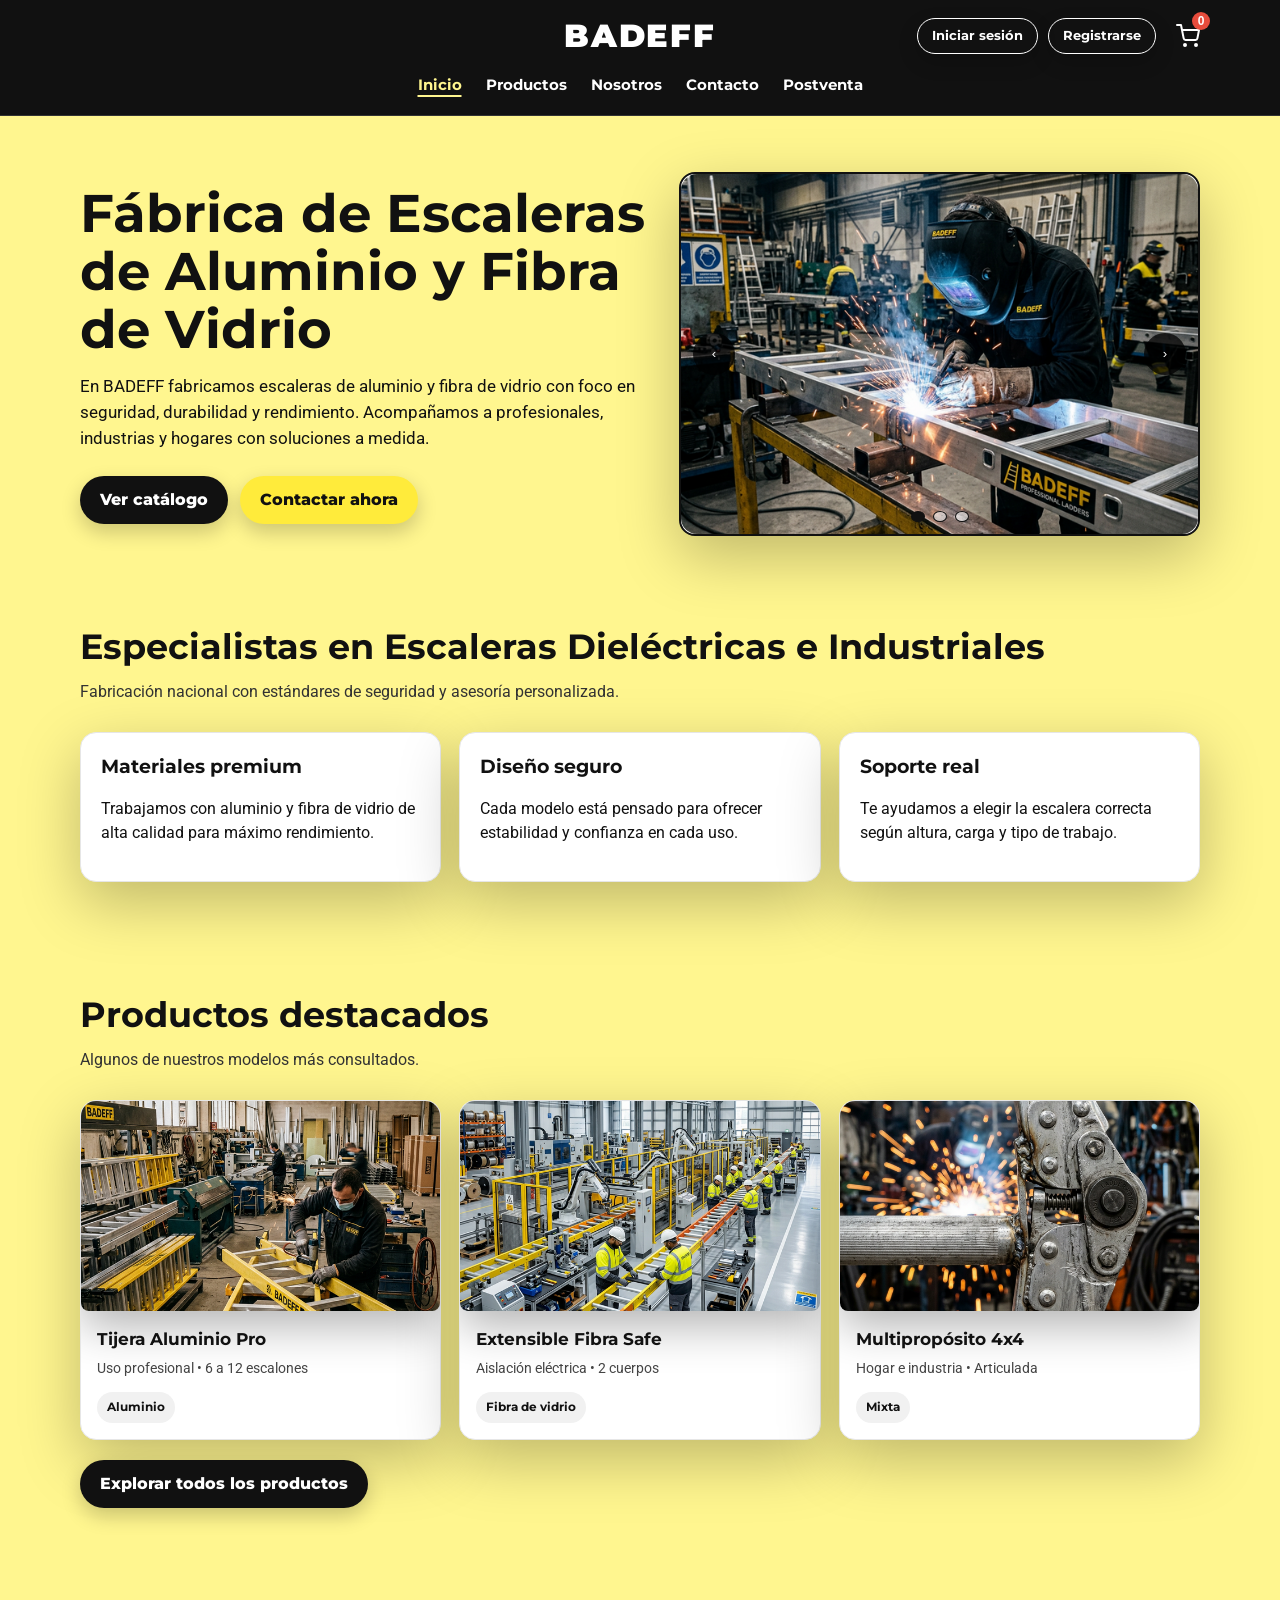
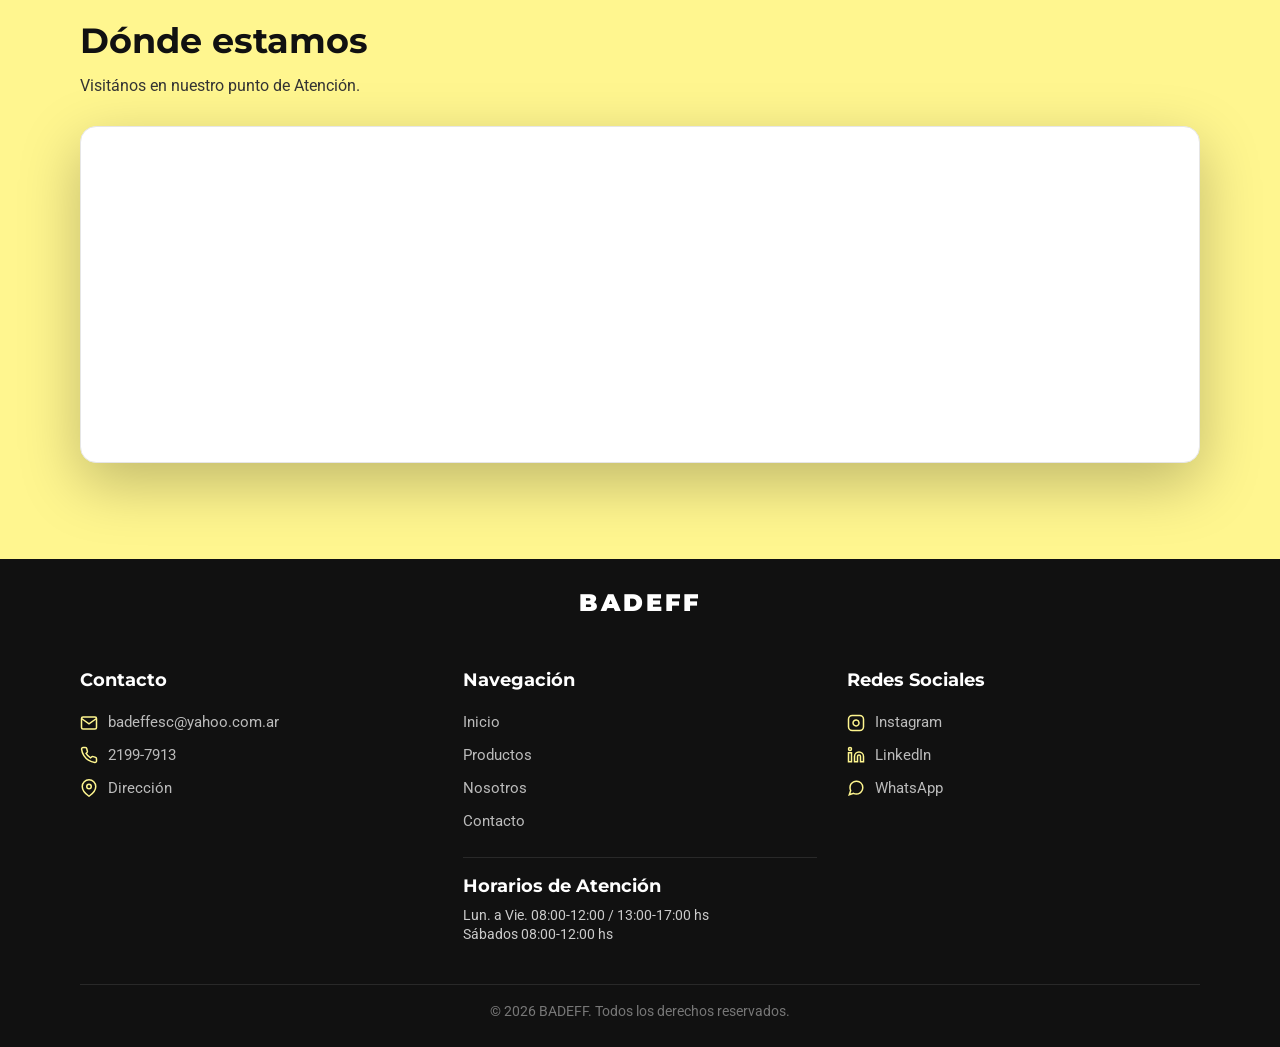
<file: index.html>
<!DOCTYPE html>
<html lang="es">
<head>
  <meta charset="UTF-8" />
  <link rel="icon" type="image/jpeg" href="assets/img/logo-badeff.jpg" />
  <meta name="viewport" content="width=device-width, initial-scale=1.0" />
  <title>BADEFF | Fábrica de escaleras de aluminio y fibra</title>
  <meta name="description" content="BADEFF fabrica escaleras de aluminio y fibra de vidrio para uso profesional, industrial y hogareño. Calidad, seguridad y asesoramiento personalizado." />
  <meta property="og:title" content="BADEFF | Escaleras para tus proyectos" />
  <meta property="og:description" content="Fábrica de escaleras de aluminio y fibra de vidrio. Cotizá por WhatsApp." />
  <meta property="og:type" content="website" />
  <meta property="og:image" content="https://i.imgur.com/LD5uY1G.png" />
  <link rel="stylesheet" href="assets/css/styles-v4.css" />
<style>
/* EASTER EGG: Hormigas Caminadoras (V4.2 - INLINE) */
.bg-ant {
  position: fixed;
  z-index: 2 !important; 
  pointer-events: none;
  width: 24px;
  height: 32px;
  opacity: 0.65; 
  filter: drop-shadow(0 1px 2px rgba(0,0,0,0.2));
}
.ant-leg { stroke: #111; stroke-width: 1.2; fill: none; transform-origin: center; }
.ant-leg-left { animation: leg-swing-left 0.2s infinite alternate ease-in-out; }
.ant-leg-right { animation: leg-swing-right 0.2s infinite alternate-reverse ease-in-out; }
@keyframes leg-swing-left { 0% { transform: rotate(-5deg); } 100% { transform: rotate(5deg); } }
@keyframes leg-swing-right { 0% { transform: rotate(5deg); } 100% { transform: rotate(-5deg); } }
</style>
</head>
<body>
  <!-- Splash Screen (Fijo al fondo) -->
  <div class="splash-screen" id="splash-node">
    <img src="assets/img/logo-badeff.jpg" alt="Logo de BADEFF" class="splash-logo" />
    <div class="splash-scroll-indicator">
      <span>Deslizá para descubrir</span>
      <div class="arrow-down"></div>
    </div>
  </div>

  <!-- Contenedor general para el barrido -->
  <div id="main-content-wrapper">

  <header class="site-header">
    <div class="container site-header-inner">
      <button class="nav-toggle" data-nav-toggle aria-label="Abrir menú" aria-expanded="false">☰</button>
      <a class="brand" href="index.html" aria-label="Inicio BADEFF">BADEFF</a>
      <div class="header-auth" aria-label="Acceso de usuario">
        <a href="cuenta.html?tab=login" class="auth-btn">Iniciar sesión</a>
        <a href="cuenta.html?tab=registro" class="auth-btn">Registrarse</a>
      </div>
      <nav class="site-nav" data-nav aria-label="Navegación principal">
        <ul>
          <li><a class="active" href="index.html">Inicio</a></li>
          <li><a href="productos.html">Productos</a></li>
          <li><a href="nosotros.html">Nosotros</a></li>
          <li><a href="contacto.html">Contacto</a></li>
          <li><a href="contacto.html?tipo=postventa">Postventa</a></li>
        </ul>
      </nav>
    </div>
  </header>

  <main>
    <section class="hero">
      <div class="container hero-grid">
        <div>
          <h1>Fábrica de Escaleras de Aluminio y Fibra de Vidrio</h1>
          <p>
            En BADEFF fabricamos escaleras de aluminio y fibra de vidrio con foco en seguridad, durabilidad y rendimiento.
            Acompañamos a profesionales, industrias y hogares con soluciones a medida.
          </p>
          <div class="hero-actions">
            <a href="productos.html" class="btn btn-primary">Ver catálogo</a>
            <a href="contacto.html" class="btn btn-secondary">Contactar ahora</a>
          </div>
        </div>

        <div class="hero-media card">
          <div class="carousel" data-carousel aria-label="Carrusel de productos destacados">
            <div class="slides">
              <div class="slide"><img src="assets/img/badeff_industrial_1.png" alt="Proceso de fabricación de escaleras BADEFF" /></div>
              <div class="slide"><img src="assets/img/badeff_industrial_2.png" alt="Línea de ensamblaje industrial" /></div>
              <div class="slide"><img src="assets/img/badeff_industrial_3.png" alt="Detalle de calidad y terminación" /></div>
            </div>
            <div class="carousel-controls">
              <button class="control-btn prev" data-prev aria-label="Imagen anterior">‹</button>
              <button class="control-btn next" data-next aria-label="Imagen siguiente">›</button>
            </div>
            <div class="indicators">
              <button class="indicator active" aria-label="Ir a imagen 1"></button>
              <button class="indicator" aria-label="Ir a imagen 2"></button>
              <button class="indicator" aria-label="Ir a imagen 3"></button>
            </div>
          </div>
        </div>
      </div>
    </section>

    <section class="section">
      <div class="container">
        <h2 class="section-title">Especialistas en Escaleras Dieléctricas e Industriales</h2>
        <p class="section-subtitle">Fabricación nacional con estándares de seguridad y asesoría personalizada.</p>

        <div class="benefits-grid">
          <article class="card benefit-card">
            <h3>Materiales premium</h3>
            <p>Trabajamos con aluminio y fibra de vidrio de alta calidad para máximo rendimiento.</p>
          </article>
          <article class="card benefit-card">
            <h3>Diseño seguro</h3>
            <p>Cada modelo está pensado para ofrecer estabilidad y confianza en cada uso.</p>
          </article>
          <article class="card benefit-card">
            <h3>Soporte real</h3>
            <p>Te ayudamos a elegir la escalera correcta según altura, carga y tipo de trabajo.</p>
          </article>
        </div>
      </div>
    </section>

    <section class="section">
      <div class="container">
        <h2 class="section-title">Productos destacados</h2>
        <p class="section-subtitle">Algunos de nuestros modelos más consultados.</p>

        <div class="products-grid">
          <article class="card product-card">
            <img src="assets/img/industrial-wip-1.png" alt="Escalera tijera de aluminio" />
            <div class="product-body">
              <h3 class="product-title">Tijera Aluminio Pro</h3>
              <p class="product-meta">Uso profesional • 6 a 12 escalones</p>
              <span class="badge">Aluminio</span>
            </div>
          </article>

          <article class="card product-card">
            <img src="assets/img/industrial-wip-2.png" alt="Escalera extensible de fibra" />
            <div class="product-body">
              <h3 class="product-title">Extensible Fibra Safe</h3>
              <p class="product-meta">Aislación eléctrica • 2 cuerpos</p>
              <span class="badge">Fibra de vidrio</span>
            </div>
          </article>

          <article class="card product-card">
            <img src="assets/img/industrial-wip-3.png" alt="Escalera multipropósito" />
            <div class="product-body">
              <h3 class="product-title">Multipropósito 4x4</h3>
              <p class="product-meta">Hogar e industria • Articulada</p>
              <span class="badge">Mixta</span>
            </div>
          </article>
        </div>

        <div style="margin-top:20px;">
          <a href="productos.html" class="btn btn-primary">Explorar todos los productos</a>
        </div>
      </div>
    </section>

    <section class="section">
      <div class="container">
        <h2 class="section-title">Dónde estamos</h2>
        <p class="section-subtitle">Visitános en nuestro punto de Atención.</p>
        <div class="card map-wrap" style="padding:14px;">
          <iframe
            title="Ubicación BADEFF en Libertador 1726, José León Suárez"
            loading="lazy"
            referrerpolicy="no-referrer-when-downgrade"
            src="https://www.google.com/maps?q=Libertador+1726,+Jose+Leon+Suarez&output=embed">
          </iframe>
        </div>
      </div>
    </section>
  </main>

      <footer class="site-footer">
    <div class="container site-footer-inner">
      <div class="footer-title">BADEFF</div>
      <div class="footer-grid">
        <div class="footer-col">
          <h4>Contacto</h4>
          <a href="mailto:badeffesc@yahoo.com.ar" class="footer-link">
            <svg class="f-icon" viewBox="0 0 24 24" fill="none" stroke="currentColor" stroke-width="2"><path d="M4 4h16c1.1 0 2 .9 2 2v12c0 1.1-.9 2-2 2H4c-1.1 0-2-.9-2-2V6c0-1.1.9-2 2-2z"></path><polyline points="22,6 12,13 2,6"></polyline></svg>
            badeffesc@yahoo.com.ar
          </a>
          <span class="footer-link">
            <svg class="f-icon" viewBox="0 0 24 24" fill="none" stroke="currentColor" stroke-width="2"><path d="M22 16.92v3a2 2 0 0 1-2.18 2 19.79 19.79 0 0 1-8.63-3.07 19.5 19.5 0 0 1-6-6 19.79 19.79 0 0 1-3.07-8.67A2 2 0 0 1 4.11 2h3a2 2 0 0 1 2 1.72 12.84 12.84 0 0 0 .7 2.81 2 2 0 0 1-.45 2.11L8.09 9.91a16 16 0 0 0 6 6l1.27-1.27a2 2 0 0 1 2.11-.45 12.84 12.84 0 0 0 2.81.7A2 2 0 0 1 22 16.92z"></path></svg>
            2199-7913
          </span>
          <span class="footer-link">
            <svg class="f-icon" viewBox="0 0 24 24" fill="none" stroke="currentColor" stroke-width="2"><path d="M21 10c0 7-9 13-9 13s-9-6-9-13a9 9 0 0 1 18 0z"></path><circle cx="12" cy="10" r="3"></circle></svg>
            Dirección
          </span>
        </div>
        <div class="footer-col">
          <h4>Navegación</h4>
          <a href="index.html" class="footer-link">Inicio</a>
          <a href="productos.html" class="footer-link">Productos</a>
          <a href="nosotros.html" class="footer-link">Nosotros</a>
          <a href="contacto.html" class="footer-link">Contacto</a>
          <div class="footer-hours">
            <h4>Horarios de Atención</h4>
            <p>
              Lun. a Vie. 08:00-12:00 / 13:00-17:00 hs<br>
              Sábados 08:00-12:00 hs
            </p>
          </div>
        </div>
        <div class="footer-col">
          <h4>Redes Sociales</h4>
          <a href="https://www.instagram.com/badeff_escaleras/" class="footer-link" target="_blank" rel="noopener noreferrer">
            <svg class="f-icon" viewBox="0 0 24 24" fill="none" stroke="currentColor" stroke-width="2"><rect x="2" y="2" width="20" height="20" rx="5" ry="5"></rect><path d="M16 11.37A4 4 0 1 1 12.63 8 4 4 0 0 1 16 11.37z"></path><line x1="17.5" y1="6.5" x2="17.51" y2="6.5"></line></svg>
            Instagram
          </a>
          <a href="https://www.linkedin.com/company/badeff" class="footer-link" target="_blank" rel="noopener noreferrer">
            <svg class="f-icon" viewBox="0 0 24 24" fill="none" stroke="currentColor" stroke-width="2"><path d="M16 8a6 6 0 0 1 6 6v7h-4v-7a2 2 0 0 0-2-2 2 2 0 0 0-2 2v7h-4v-7a6 6 0 0 1 6-6z"></path><rect x="2" y="9" width="4" height="12"></rect><circle cx="4" cy="4" r="2"></circle></svg>
            LinkedIn
          </a>
          <a href="https://wa.me/5491165255083" class="footer-link" target="_blank" rel="noopener noreferrer">
            <svg class="f-icon" viewBox="0 0 24 24" fill="none" stroke="currentColor" stroke-width="2"><path d="M21 11.5a8.38 8.38 0 0 1-.9 3.8 8.5 8.5 0 0 1-7.6 4.7 8.38 8.38 0 0 1-3.8-.9L3 21l1.9-5.7a8.38 8.38 0 0 1-.9-3.8 8.5 8.5 0 0 1 4.7-7.6 8.38 8.38 0 0 1 3.8-.9h.5a8.48 8.48 0 0 1 8 8v.5z"></path></svg>
            WhatsApp
          </a>
        </div>
      </div>
      <div class="footer-copyright">
        &copy; 2026 BADEFF. Todos los derechos reservados.
      </div>
    </div>
  </footer>

  <script>
    // Efecto Parallax & Remover permanente (Candado de scroll)
    window.addEventListener('scroll', function splashHandler() {
      const splashNode = document.getElementById('splash-node');
      const wrapper = document.getElementById('main-content-wrapper');
      
      if (splashNode && window.scrollY >= window.innerHeight) {
        // Desactivamos cualquier comportamiento smooth (clase o inline) para el salto instantaneo
        document.documentElement.classList.remove('smooth-scroll');
        document.documentElement.style.scrollBehavior = 'auto';
        
        const currentScroll = window.scrollY;
        
        // Ejecutamos cambios en el DOM
        document.body.classList.add('splash-removed');
        splashNode.style.display = 'none';
        wrapper.style.marginTop = '0';
        
        // Compensamos el salto visual instantáneamente
        // window.scrollTo(0, ...) sin animacion
        window.scrollTo(0, currentScroll - window.innerHeight);
        
        // Una vez compensado, reactivamos la suavidad
        requestAnimationFrame(() => {
          document.documentElement.style.scrollBehavior = '';
          document.documentElement.classList.add('smooth-scroll');
          splashNode.remove();
          window.removeEventListener('scroll', splashHandler);
        });
      }
    });

    // Seguridad si el usuario recarga la pagina y ya estaba scrolleando
    window.addEventListener('load', () => {
      const splashNode = document.getElementById('splash-node');
      const wrapper = document.getElementById('main-content-wrapper');
      
      if (splashNode && window.scrollY >= window.innerHeight) {
        document.documentElement.style.scrollBehavior = 'auto'; // Instantáneo
        document.body.classList.add('splash-removed');
        splashNode.remove();
        wrapper.style.marginTop = '0';
        window.scrollTo(0, window.scrollY - window.innerHeight);
        
        setTimeout(() => {
          document.documentElement.classList.add('smooth-scroll');
          document.documentElement.style.scrollBehavior = '';
        }, 50);
      } else {
        // Si estamos al principio o ya no hay splash, activamos smooth normalmente
        document.documentElement.classList.add('smooth-scroll');
      }
    });
  </script>

  <script src="assets/js/script-v4.js"></script>
  <script src="assets/js/cart.js"></script>
<script>
(function() {
  console.log('Ant Easter Egg Inline Loaded');
  function createAnt() {
    if (window.innerWidth < 300) return;
    const ant = document.createElement('div');
    ant.classList.add('bg-ant');
    ant.innerHTML = '<svg viewBox="0 0 24 32" width="100%" height="100%"><g class="ant-body" fill="#111"><path class="ant-leg ant-leg-left" d="M10,11 Q4,9 3,13" /><path class="ant-leg ant-leg-right" d="M14,11 Q20,9 21,13" /><path class="ant-leg ant-leg-left" d="M10,14 Q3,14 2,19" /><path class="ant-leg ant-leg-right" d="M14,14 Q21,14 22,19" /><path class="ant-leg ant-leg-left" d="M10,16 Q4,20 4,26" /><path class="ant-leg ant-leg-right" d="M14,16 Q20,20 20,26" /><circle cx="12" cy="7" r="3" /><ellipse cx="12" cy="14" rx="2.5" ry="4.5" /><ellipse cx="12" cy="23" rx="4.5" ry="6" /><path d="M10,6 Q6,2 8,1" fill="none" stroke="#111" stroke-width="1"/><path d="M14,6 Q18,2 16,1" fill="none" stroke="#111" stroke-width="1"/></g></svg>';
    document.body.appendChild(ant);
    const side = Math.floor(Math.random() * 4);
    const margin = 100;
    let x, y, tx, ty;
    if (side === 0) { x = Math.random() * window.innerWidth; y = -margin; }
    else if (side === 1) { x = window.innerWidth + margin; y = Math.random() * window.innerHeight; }
    else if (side === 2) { x = Math.random() * window.innerWidth; y = window.innerHeight + margin; }
    else { x = -margin; y = Math.random() * window.innerHeight; }
    if (side === 0) { tx = Math.random() * window.innerWidth; ty = window.innerHeight + margin*2; }
    else if (side === 1) { tx = -margin*2; ty = Math.random() * window.innerHeight; }
    else if (side === 2) { tx = Math.random() * window.innerWidth; ty = -margin*2; }
    else { tx = window.innerWidth + margin*2; ty = Math.random() * window.innerHeight; }
    let curX = x, curY = y, stepCount = 0, steps = 40;
    const totalDuration = 12000;
    const stepTime = totalDuration / steps;
    function move() {
      if (stepCount >= steps) { ant.remove(); return; }
      const progress = (stepCount + 1) / steps;
      const nextX = x + (tx - x) * progress + Math.sin(stepCount * 0.5) * 20;
      const nextY = y + (ty - y) * progress + Math.cos(stepCount * 0.5) * 20;
      const angle = Math.atan2(nextY - curY, nextX - curX) * (180 / Math.PI) + 90;
      ant.style.transition = 'all ' + (stepTime/1000) + 's linear';
      ant.style.left = nextX + 'px'; ant.style.top = nextY + 'px'; ant.style.transform = 'rotate(' + angle + 'deg)';
      curX = nextX; curY = nextY; stepCount++;
      setTimeout(move, stepTime);
    }
    ant.style.left = x + 'px'; ant.style.top = y + 'px';
    requestAnimationFrame(move);
  }
  function schedule() { createAnt(); setTimeout(schedule, 15000); }
  setTimeout(schedule, 2000);
})();
</script>
</body>
</html>
</file>
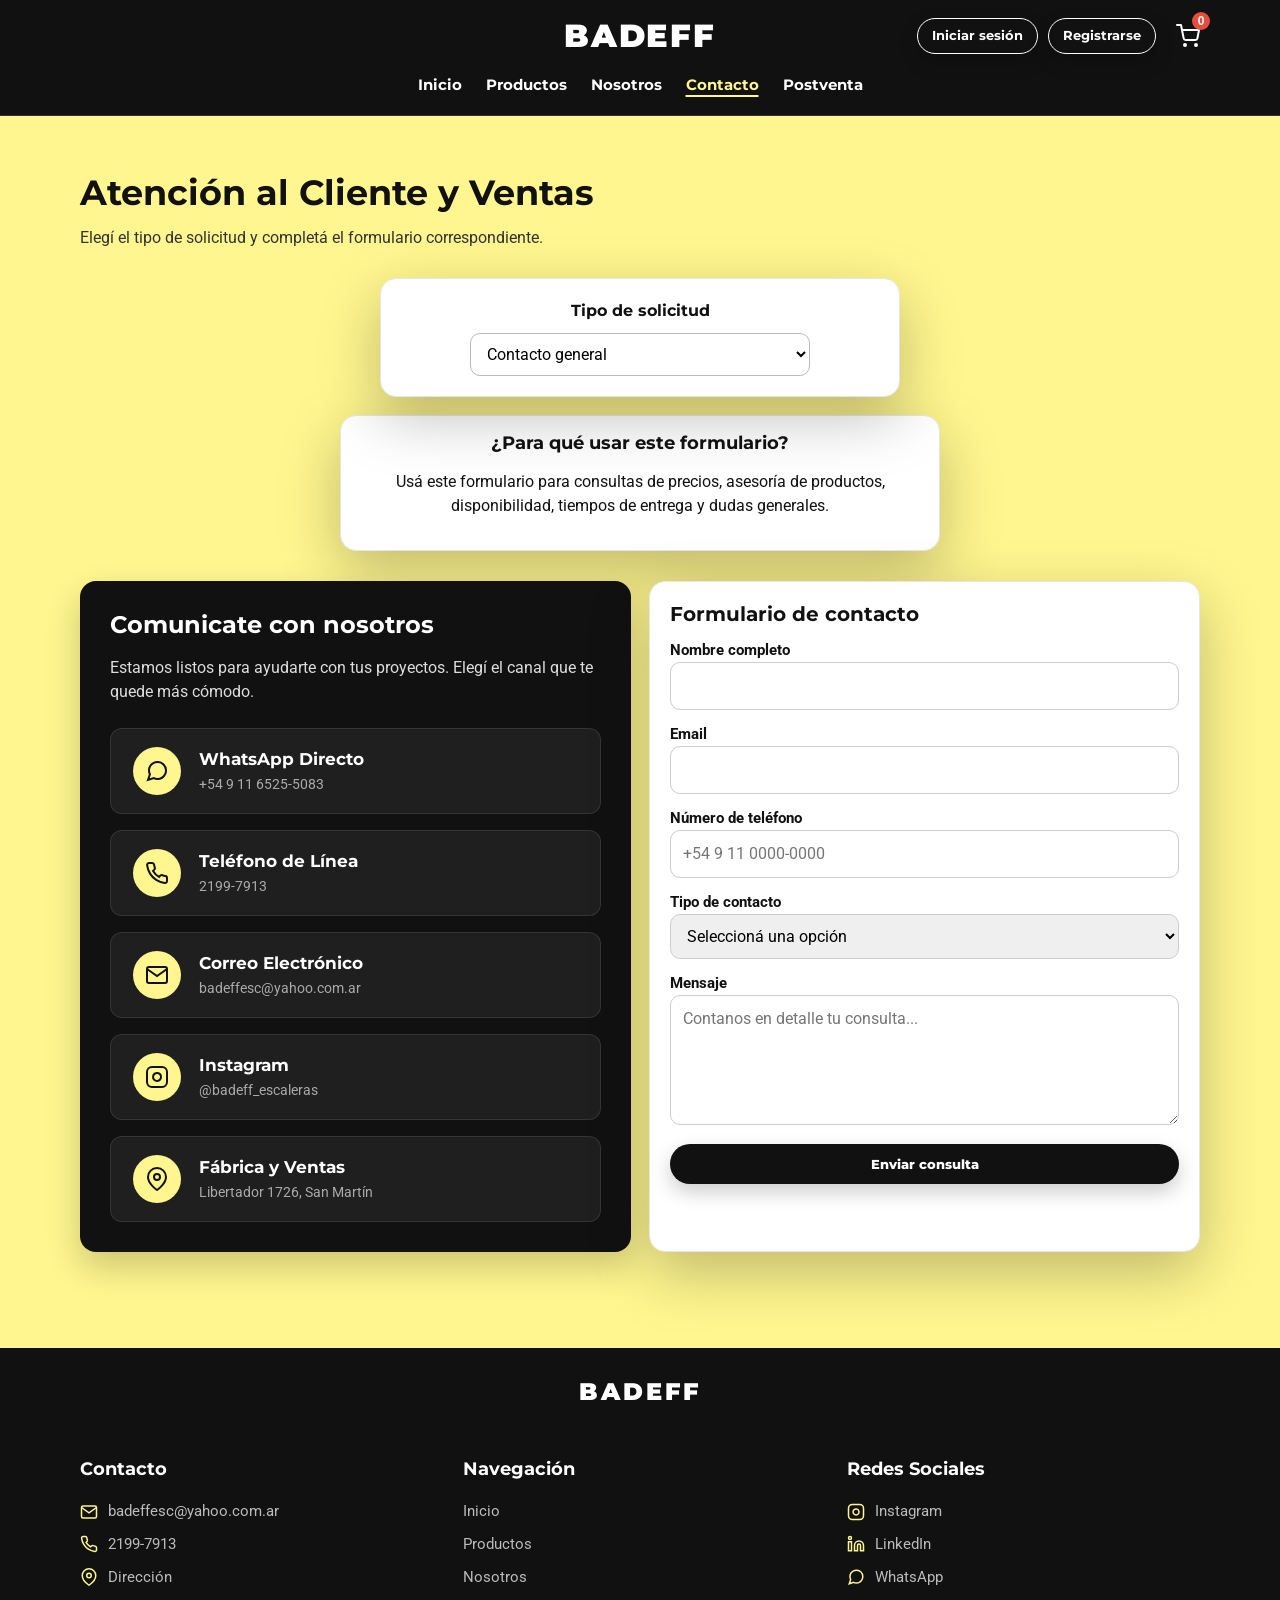
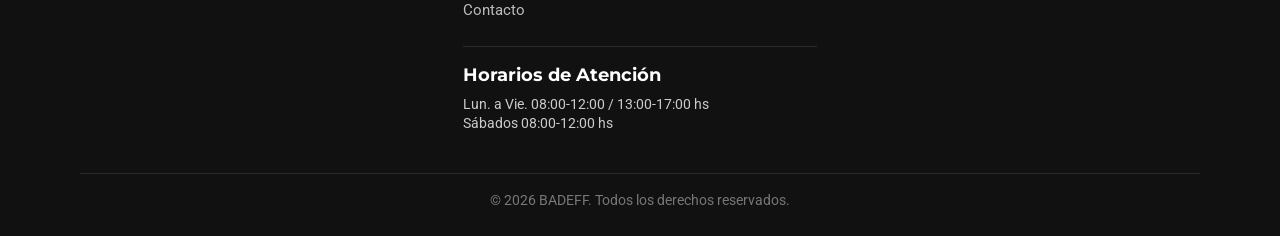
<file: contacto.html>
<!DOCTYPE html>
<html lang="es">
<head>
  <meta charset="UTF-8" />
  <link rel="icon" type="image/jpeg" href="assets/img/logo-badeff.jpg" />
  <meta name="viewport" content="width=device-width, initial-scale=1.0" />
  <title>Ventas y Cotización de Escaleras Industriales | Contacto BADEFF</title>
  <meta name="description" content="Contactate con BADEFF para cotizaciones mayoristas y asesoramiento técnico sobre escaleras de aluminio, fibra de vidrio dieléctricas y plataformas." />
  <link rel="stylesheet" href="assets/css/styles-v4.css" />
<style>
/* EASTER EGG: Hormigas Caminadoras (V4.2 - INLINE) */
.bg-ant { position: fixed; z-index: 2 !important; pointer-events: none; width: 24px; height: 32px; opacity: 0.65; filter: drop-shadow(0 1px 2px rgba(0,0,0,0.2)); }
.ant-leg { stroke: #111; stroke-width: 1.2; fill: none; transform-origin: center; }
.ant-leg-left { animation: leg-swing-left 0.2s infinite alternate ease-in-out; }
.ant-leg-right { animation: leg-swing-right 0.2s infinite alternate-reverse ease-in-out; }
@keyframes leg-swing-left { 0% { transform: rotate(-5deg); } 100% { transform: rotate(5deg); } }
@keyframes leg-swing-right { 0% { transform: rotate(5deg); } 100% { transform: rotate(-5deg); } }
</style>
</head>
<body>
  <header class="site-header">
    <div class="container site-header-inner">
      <button class="nav-toggle" data-nav-toggle aria-label="Abrir menú" aria-expanded="false">☰</button>
      <a class="brand" href="index.html" aria-label="Inicio BADEFF">BADEFF</a>
      <div class="header-auth" aria-label="Acceso de usuario">
        <a href="cuenta.html?tab=login" class="auth-btn">Iniciar sesión</a>
        <a href="cuenta.html?tab=registro" class="auth-btn">Registrarse</a>
      </div>
      <nav class="site-nav" data-nav aria-label="Navegación principal">
        <ul>
          <li><a href="index.html">Inicio</a></li>
          <li><a href="productos.html">Productos</a></li>
          <li><a href="nosotros.html">Nosotros</a></li>
          <li><a class="active" href="contacto.html">Contacto</a></li>
          <li><a href="contacto.html?tipo=postventa">Postventa</a></li>
        </ul>
      </nav>
    </div>
  </header>

  <main class="section">
    <div class="container">
      <h1 class="section-title">Atención al Cliente y Ventas</h1>
      <p class="section-subtitle">Elegí el tipo de solicitud y completá el formulario correspondiente.</p>

      <div class="contact-type-wrap">
        <div class="card contact-type-card">
          <label for="tipo-solicitud"><strong>Tipo de solicitud</strong></label>
          <select id="tipo-solicitud" data-contact-type>
            <option value="contacto">Contacto general</option>
            <option value="postventa">Postventa</option>
          </select>
        </div>
      </div>

      <article class="card contact-type-info" data-contact-info>
        <h2 class="section-title" style="font-size:1.15rem; margin-bottom:8px;">¿Para qué usar este formulario?</h2>
        <p data-contact-info-text>
          Usá este formulario para consultas de precios, asesoría de productos, disponibilidad, tiempos de entrega y dudas generales.
        </p>
      </article>

      <section class="info-grid" data-contact-block="contacto">
        <article class="card contact-main-card">
          <h2 class="section-title" style="font-size:1.5rem; color: #fff;">Comunicate con nosotros</h2>
          <p style="color: #ddd; margin-bottom: 24px;">Estamos listos para ayudarte con tus proyectos. Elegí el canal que te quede más cómodo.</p>
          
          <div class="contact-methods">
            <a class="contact-method-item whatsapp-btn" href="https://wa.me/5491165255083" target="_blank" rel="noopener noreferrer">
              <span class="cm-icon">
                <svg viewBox="0 0 24 24" fill="none" stroke="currentColor" stroke-width="2" style="width:24px;height:24px;"><path d="M21 11.5a8.38 8.38 0 0 1-.9 3.8 8.5 8.5 0 0 1-7.6 4.7 8.38 8.38 0 0 1-3.8-.9L3 21l1.9-5.7a8.38 8.38 0 0 1-.9-3.8 8.5 8.5 0 0 1 4.7-7.6 8.38 8.38 0 0 1 3.8-.9h.5a8.48 8.48 0 0 1 8 8v.5z"></path></svg>
              </span>
              <div class="cm-text">
                <strong>WhatsApp Directo</strong>
                <span>+54 9 11 6525-5083</span>
              </div>
            </a>
            
            <a class="contact-method-item phone-btn" href="tel:21997913">
              <span class="cm-icon">
                <svg viewBox="0 0 24 24" fill="none" stroke="currentColor" stroke-width="2" style="width:24px;height:24px;"><path d="M22 16.92v3a2 2 0 0 1-2.18 2 19.79 19.79 0 0 1-8.63-3.07 19.5 19.5 0 0 1-6-6 19.79 19.79 0 0 1-3.07-8.67A2 2 0 0 1 4.11 2h3a2 2 0 0 1 2 1.72 12.84 12.84 0 0 0 .7 2.81 2 2 0 0 1-.45 2.11L8.09 9.91a16 16 0 0 0 6 6l1.27-1.27a2 2 0 0 1 2.11-.45 12.84 12.84 0 0 0 2.81.7A2 2 0 0 1 22 16.92z"></path></svg>
              </span>
              <div class="cm-text">
                <strong>Teléfono de Línea</strong>
                <span>2199-7913</span>
              </div>
            </a>

            <a class="contact-method-item mail-btn" href="mailto:badeffesc@yahoo.com.ar">
              <span class="cm-icon">
                <svg viewBox="0 0 24 24" fill="none" stroke="currentColor" stroke-width="2" style="width:24px;height:24px;"><path d="M4 4h16c1.1 0 2 .9 2 2v12c0 1.1-.9 2-2 2H4c-1.1 0-2-.9-2-2V6c0-1.1.9-2 2-2z"></path><polyline points="22,6 12,13 2,6"></polyline></svg>
              </span>
              <div class="cm-text">
                <strong>Correo Electrónico</strong>
                <span>badeffesc@yahoo.com.ar</span>
              </div>
            </a>
            
            <a class="contact-method-item instagram-btn" href="https://www.instagram.com/badeff_escaleras/" target="_blank" rel="noopener noreferrer">
              <span class="cm-icon">
                <svg viewBox="0 0 24 24" fill="none" stroke="currentColor" stroke-width="2" style="width:24px;height:24px;"><rect x="2" y="2" width="20" height="20" rx="5" ry="5"></rect><path d="M16 11.37A4 4 0 1 1 12.63 8 4 4 0 0 1 16 11.37z"></path><line x1="17.5" y1="6.5" x2="17.51" y2="6.5"></line></svg>
              </span>
              <div class="cm-text">
                <strong>Instagram</strong>
                <span>@badeff_escaleras</span>
              </div>
            </a>

            <a class="contact-method-item location-btn" href="https://maps.google.com/?q=Libertador+1726+Jose+Leon+Suarez" target="_blank" rel="noopener noreferrer">
              <span class="cm-icon">
                <svg viewBox="0 0 24 24" fill="none" stroke="currentColor" stroke-width="2" style="width:24px;height:24px;"><path d="M21 10c0 7-9 13-9 13s-9-6-9-13a9 9 0 0 1 18 0z"></path><circle cx="12" cy="10" r="3"></circle></svg>
              </span>
              <div class="cm-text">
                <strong>Fábrica y Ventas</strong>
                <span>Libertador 1726, San Martín</span>
              </div>
            </a>
          </div>
        </article>
        

        <article class="card" style="padding:20px;">
          <h2 class="section-title" style="font-size:1.25rem;">Formulario de contacto</h2>
          <form class="form" data-contact-form data-form-type="contacto">
            <div>
              <label for="nombre-completo-contacto">Nombre completo</label>
              <input id="nombre-completo-contacto" name="Nombre completo" type="text" data-autofill-name required />
            </div>
            <div>
              <label for="email-contacto">Email</label>
              <input id="email-contacto" name="Email" type="email" data-autofill-email required />
            </div>
            <div>
              <label for="telefono-contacto">Número de teléfono</label>
              <input id="telefono-contacto" name="Número de teléfono" type="tel" placeholder="+54 9 11 0000-0000" required />
            </div>
            <div>
              <label for="tipo-contacto-general">Tipo de contacto</label>
              <select id="tipo-contacto-general" name="Tipo de contacto" required>
                <option value="" selected disabled>Seleccioná una opción</option>
                <option value="consulta-precios">Consulta de precios</option>
                <option value="asesoria-productos">Asesoría de productos</option>
                <option value="disponibilidad-stock">Disponibilidad de stock</option>
                <option value="tiempos-entrega">Tiempos de entrega</option>
                <option value="distribuidor">Quiero ser distribuidor</option>
                <option value="otros">Otros</option>
              </select>
            </div>
            <div>
              <label for="mensaje-contacto">Mensaje</label>
              <textarea id="mensaje-contacto" name="Mensaje" placeholder="Contanos en detalle tu consulta..." required></textarea>
            </div>
            <button class="btn btn-primary" type="submit">Enviar consulta</button>
            <p class="notice" data-form-status></p>
          </form>
        </article>
      </section>

      <section class="info-grid" data-contact-block="postventa" hidden>
        <article class="card contact-main-card">
          <h2 class="section-title" style="font-size:1.5rem; color: #fff;">Servicio de Postventa</h2>
          <p style="color: #ddd; margin-bottom: 24px;">Cuidamos tu inversión. En BADEFF, la relación con el cliente recién comienza con la entrega de la escalera.</p>
          
          <div class="contact-methods">
            <div class="contact-method-item" style="cursor: default; pointer-events: none;">
              <span class="cm-icon">
                <svg viewBox="0 0 24 24" fill="none" stroke="currentColor" stroke-width="2" style="width:24px;height:24px;"><path d="M12 22s8-4 8-10V5l-8-3-8 3v7c0 6 8 10 8 10z"></path></svg>
              </span>
              <div class="cm-text">
                <strong>Garantía Estructural</strong>
                <span>Respaldo oficial contra fallas de fabricación por 1 año.</span>
              </div>
            </div>
            
            <div class="contact-method-item" style="cursor: default; pointer-events: none;">
              <span class="cm-icon">
                <svg viewBox="0 0 24 24" fill="none" stroke="currentColor" stroke-width="2" style="width:24px;height:24px;"><path d="M14.7 6.3a1 1 0 0 0 0 1.4l1.6 1.6a1 1 0 0 0 1.4 0l3.77-3.77a6 6 0 0 1-7.94 7.94l-6.91 6.91a2.12 2.12 0 0 1-3-3l6.91-6.91a6 6 0 0 1 7.94-7.94l-3.76 3.76z"></path></svg>
              </span>
              <div class="cm-text">
                <strong>Soporte Técnico Especializado</strong>
                <span>Diagnósticos de seguridad y estado de materiales sin costo.</span>
              </div>
            </div>
            
            <div class="contact-method-item" style="cursor: default; pointer-events: none;">
              <span class="cm-icon">
                <svg viewBox="0 0 24 24" fill="none" stroke="currentColor" stroke-width="2" style="width:24px;height:24px;"><polyline points="16 16 20 20 24 16"></polyline><path d="M18 20V10a4 4 0 0 0-8 0v10"></path><rect x="1" y="20" width="22" height="2"></rect></svg>
              </span>
              <div class="cm-text">
                <strong>Repuestos Originales</strong>
                <span>Stock permanente de regatones, peldaños y accesorios.</span>
              </div>
            </div>

            <div class="contact-method-item" style="cursor: default; pointer-events: none;">
              <span class="cm-icon">
                <svg viewBox="0 0 24 24" fill="none" stroke="currentColor" stroke-width="2" style="width:24px;height:24px;"><path d="M14 2H6a2 2 0 0 0-2 2v16a2 2 0 0 0 2 2h12a2 2 0 0 0 2-2V8z"></path><polyline points="14 2 14 8 20 8"></polyline><line x1="16" y1="13" x2="8" y2="13"></line><line x1="16" y1="17" x2="8" y2="17"></line><polyline points="10 9 9 9 8 9"></polyline></svg>
              </span>
              <div class="cm-text">
                <strong>Certificaciones de Estado</strong>
                <span>Emitimos informes de aptitud para auditorías empresariales.</span>
              </div>
            </div>
          </div>
        </article>
        <article class="card" style="padding:20px;">
          <h2 class="section-title" style="font-size:1.25rem;">Formulario de postventa</h2>
          <form class="form" data-contact-form data-form-type="postventa">
            <div>
              <label for="nombre-post">Nombre completo</label>
              <input id="nombre-post" name="Nombre completo" type="text" data-autofill-name required />
            </div>
            <div>
              <label for="email-post">Mail</label>
              <input id="email-post" name="Mail" type="email" data-autofill-email required />
            </div>
            <div>
              <label for="producto-post">Producto en cuestión</label>
              <input id="producto-post" name="Producto en cuestión" type="text" placeholder="Ej: Escalera Fibra Safe Electric 8 escalones" required />
            </div>
            <div>
              <label for="tipo-postventa">Tipo de solicitud</label>
              <select id="tipo-postventa" name="Tipo de solicitud" required>
                <option value="" selected disabled>Seleccioná una opción</option>
                <option value="garantia">Garantía</option>
                <option value="mantenimiento">Mantenimiento</option>
                <option value="repuesto">Repuesto</option>
                <option value="soporte-tecnico">Soporte técnico</option>
                <option value="seguridad-uso">Consulta sobre uso seguro</option>
                <option value="otros">Otros</option>
              </select>
            </div>
            <div>
              <label for="telefono-post">Teléfono</label>
              <input id="telefono-post" name="Teléfono" type="tel" placeholder="+54 9 11 0000-0000" required />
            </div>
            <div>
              <label for="factura-post">N° de compra / factura (opcional)</label>
              <input id="factura-post" name="N° de compra / factura" type="text" />
            </div>
            <div>
              <label for="fecha-compra-post">Fecha aproximada de compra (opcional)</label>
              <input id="fecha-compra-post" name="Fecha aproximada de compra" type="date" />
            </div>
            <div class="file-input-container">
              <label for="evidencia-post" class="custom-file-label">
                <svg class="file-icon" viewBox="0 0 24 24" fill="none" stroke="currentColor" stroke-width="2"><path d="M21 15v4a2 2 0 0 1-2 2H5a2 2 0 0 1-2-2v-4"></path><polyline points="17 8 12 3 7 8"></polyline><line x1="12" y1="3" x2="12" y2="15"></line></svg>
                <span>Adjuntar evidencia (Fotos / Video)</span>
                <small>Formatos aceptados: JPG, PNG, MP4</small>
              </label>
              <input id="evidencia-post" name="Evidencia adjunta" type="file" class="hidden-file-input" />
            </div>
            <div>
              <label for="detalle-post">Cuerpo del mensaje</label>
              <textarea id="detalle-post" name="Cuerpo del mensaje" placeholder="Describí el problema o la consulta en detalle..." required></textarea>
            </div>
            <button class="btn btn-primary" type="submit">Enviar solicitud de postventa</button>
            <p class="notice" data-form-status></p>
          </form>
        </article>
      </section>
    </div>
  </main>

    <footer class="site-footer">
    <div class="container site-footer-inner">
      <div class="footer-title">BADEFF</div>
      <div class="footer-grid">
        <div class="footer-col">
          <h4>Contacto</h4>
          <a href="mailto:badeffesc@yahoo.com.ar" class="footer-link">
            <svg class="f-icon" viewBox="0 0 24 24" fill="none" stroke="currentColor" stroke-width="2"><path d="M4 4h16c1.1 0 2 .9 2 2v12c0 1.1-.9 2-2 2H4c-1.1 0-2-.9-2-2V6c0-1.1.9-2 2-2z"></path><polyline points="22,6 12,13 2,6"></polyline></svg>
            badeffesc@yahoo.com.ar
          </a>
          <span class="footer-link">
            <svg class="f-icon" viewBox="0 0 24 24" fill="none" stroke="currentColor" stroke-width="2"><path d="M22 16.92v3a2 2 0 0 1-2.18 2 19.79 19.79 0 0 1-8.63-3.07 19.5 19.5 0 0 1-6-6 19.79 19.79 0 0 1-3.07-8.67A2 2 0 0 1 4.11 2h3a2 2 0 0 1 2 1.72 12.84 12.84 0 0 0 .7 2.81 2 2 0 0 1-.45 2.11L8.09 9.91a16 16 0 0 0 6 6l1.27-1.27a2 2 0 0 1 2.11-.45 12.84 12.84 0 0 0 2.81.7A2 2 0 0 1 22 16.92z"></path></svg>
            2199-7913
          </span>
          <span class="footer-link">
            <svg class="f-icon" viewBox="0 0 24 24" fill="none" stroke="currentColor" stroke-width="2"><path d="M21 10c0 7-9 13-9 13s-9-6-9-13a9 9 0 0 1 18 0z"></path><circle cx="12" cy="10" r="3"></circle></svg>
            Dirección
          </span>
        </div>
        <div class="footer-col">
          <h4>Navegación</h4>
          <a href="index.html" class="footer-link">Inicio</a>
          <a href="productos.html" class="footer-link">Productos</a>
          <a href="nosotros.html" class="footer-link">Nosotros</a>
          <a href="contacto.html" class="footer-link">Contacto</a>
          <div class="footer-hours">
            <h4>Horarios de Atención</h4>
            <p>
              Lun. a Vie. 08:00-12:00 / 13:00-17:00 hs<br>
              Sábados 08:00-12:00 hs
            </p>
          </div>
        </div>
        <div class="footer-col">
          <h4>Redes Sociales</h4>
          <a href="https://www.instagram.com/badeff_escaleras/" class="footer-link" target="_blank" rel="noopener noreferrer">
            <svg class="f-icon" viewBox="0 0 24 24" fill="none" stroke="currentColor" stroke-width="2"><rect x="2" y="2" width="20" height="20" rx="5" ry="5"></rect><path d="M16 11.37A4 4 0 1 1 12.63 8 4 4 0 0 1 16 11.37z"></path><line x1="17.5" y1="6.5" x2="17.51" y2="6.5"></line></svg>
            Instagram
          </a>
          <a href="https://www.linkedin.com/company/badeff" class="footer-link" target="_blank" rel="noopener noreferrer">
            <svg class="f-icon" viewBox="0 0 24 24" fill="none" stroke="currentColor" stroke-width="2"><path d="M16 8a6 6 0 0 1 6 6v7h-4v-7a2 2 0 0 0-2-2 2 2 0 0 0-2 2v7h-4v-7a6 6 0 0 1 6-6z"></path><rect x="2" y="9" width="4" height="12"></rect><circle cx="4" cy="4" r="2"></circle></svg>
            LinkedIn
          </a>
          <a href="https://wa.me/5491165255083" class="footer-link" target="_blank" rel="noopener noreferrer">
            <svg class="f-icon" viewBox="0 0 24 24" fill="none" stroke="currentColor" stroke-width="2"><path d="M21 11.5a8.38 8.38 0 0 1-.9 3.8 8.5 8.5 0 0 1-7.6 4.7 8.38 8.38 0 0 1-3.8-.9L3 21l1.9-5.7a8.38 8.38 0 0 1-.9-3.8 8.5 8.5 0 0 1 4.7-7.6 8.38 8.38 0 0 1 3.8-.9h.5a8.48 8.48 0 0 1 8 8v.5z"></path></svg>
            WhatsApp
          </a>
        </div>
      </div>
      <div class="footer-copyright">
        &copy; 2026 BADEFF. Todos los derechos reservados.
      </div>
    </div>
  </footer>

  <script src="assets/js/script-v4.js"></script>
  <script src="assets/js/cart.js"></script>
<script>
(function() {
  function createAnt() {
    if (window.innerWidth < 300) return;
    const ant = document.createElement('div');
    ant.classList.add('bg-ant');
    ant.innerHTML = '<svg viewBox="0 0 24 32" width="100%" height="100%"><g class="ant-body" fill="#111"><path class="ant-leg ant-leg-left" d="M10,11 Q4,9 3,13" /><path class="ant-leg ant-leg-right" d="M14,11 Q20,9 21,13" /><path class="ant-leg ant-leg-left" d="M10,14 Q3,14 2,19" /><path class="ant-leg ant-leg-right" d="M14,14 Q21,14 22,19" /><path class="ant-leg ant-leg-left" d="M10,16 Q4,20 4,26" /><path class="ant-leg ant-leg-right" d="M14,16 Q20,20 20,26" /><circle cx="12" cy="7" r="3" /><ellipse cx="12" cy="14" rx="2.5" ry="4.5" /><ellipse cx="12" cy="23" rx="4.5" ry="6" /><path d="M10,6 Q6,2 8,1" fill="none" stroke="#111" stroke-width="1"/><path d="M14,6 Q18,2 16,1" fill="none" stroke="#111" stroke-width="1"/></g></svg>';
    document.body.appendChild(ant);
    const side = Math.floor(Math.random() * 4);
    const margin = 100;
    let x, y, tx, ty;
    if (side === 0) { x = Math.random() * window.innerWidth; y = -margin; }
    else if (side === 1) { x = window.innerWidth + margin; y = Math.random() * window.innerHeight; }
    else if (side === 2) { x = Math.random() * window.innerWidth; y = window.innerHeight + margin; }
    else { x = -margin; y = Math.random() * window.innerHeight; }
    if (side === 0) { tx = Math.random() * window.innerWidth; ty = window.innerHeight + margin*2; }
    else if (side === 1) { tx = -margin*2; ty = Math.random() * window.innerHeight; }
    else if (side === 2) { tx = Math.random() * window.innerWidth; ty = -margin*2; }
    else { tx = window.innerWidth + margin*2; ty = Math.random() * window.innerHeight; }
    let curX = x, curY = y, stepCount = 0, steps = 40;
    const totalDuration = 12000;
    const stepTime = totalDuration / steps;
    function move() {
      if (stepCount >= steps) { ant.remove(); return; }
      const progress = (stepCount + 1) / steps;
      const nextX = x + (tx - x) * progress + Math.sin(stepCount * 0.5) * 20;
      const nextY = y + (ty - y) * progress + Math.cos(stepCount * 0.5) * 20;
      const angle = Math.atan2(nextY - curY, nextX - curX) * (180 / Math.PI) + 90;
      ant.style.transition = 'all ' + (stepTime/1000) + 's linear';
      ant.style.left = nextX + 'px'; ant.style.top = nextY + 'px'; ant.style.transform = 'rotate(' + angle + 'deg)';
      curX = nextX; curY = nextY; stepCount++;
      setTimeout(move, stepTime);
    }
    ant.style.left = x + 'px'; ant.style.top = y + 'px';
    requestAnimationFrame(move);
  }
  function schedule() { createAnt(); setTimeout(schedule, 15000); }
  setTimeout(schedule, 2000);
})();
</script>
</body>
</html>
</file>
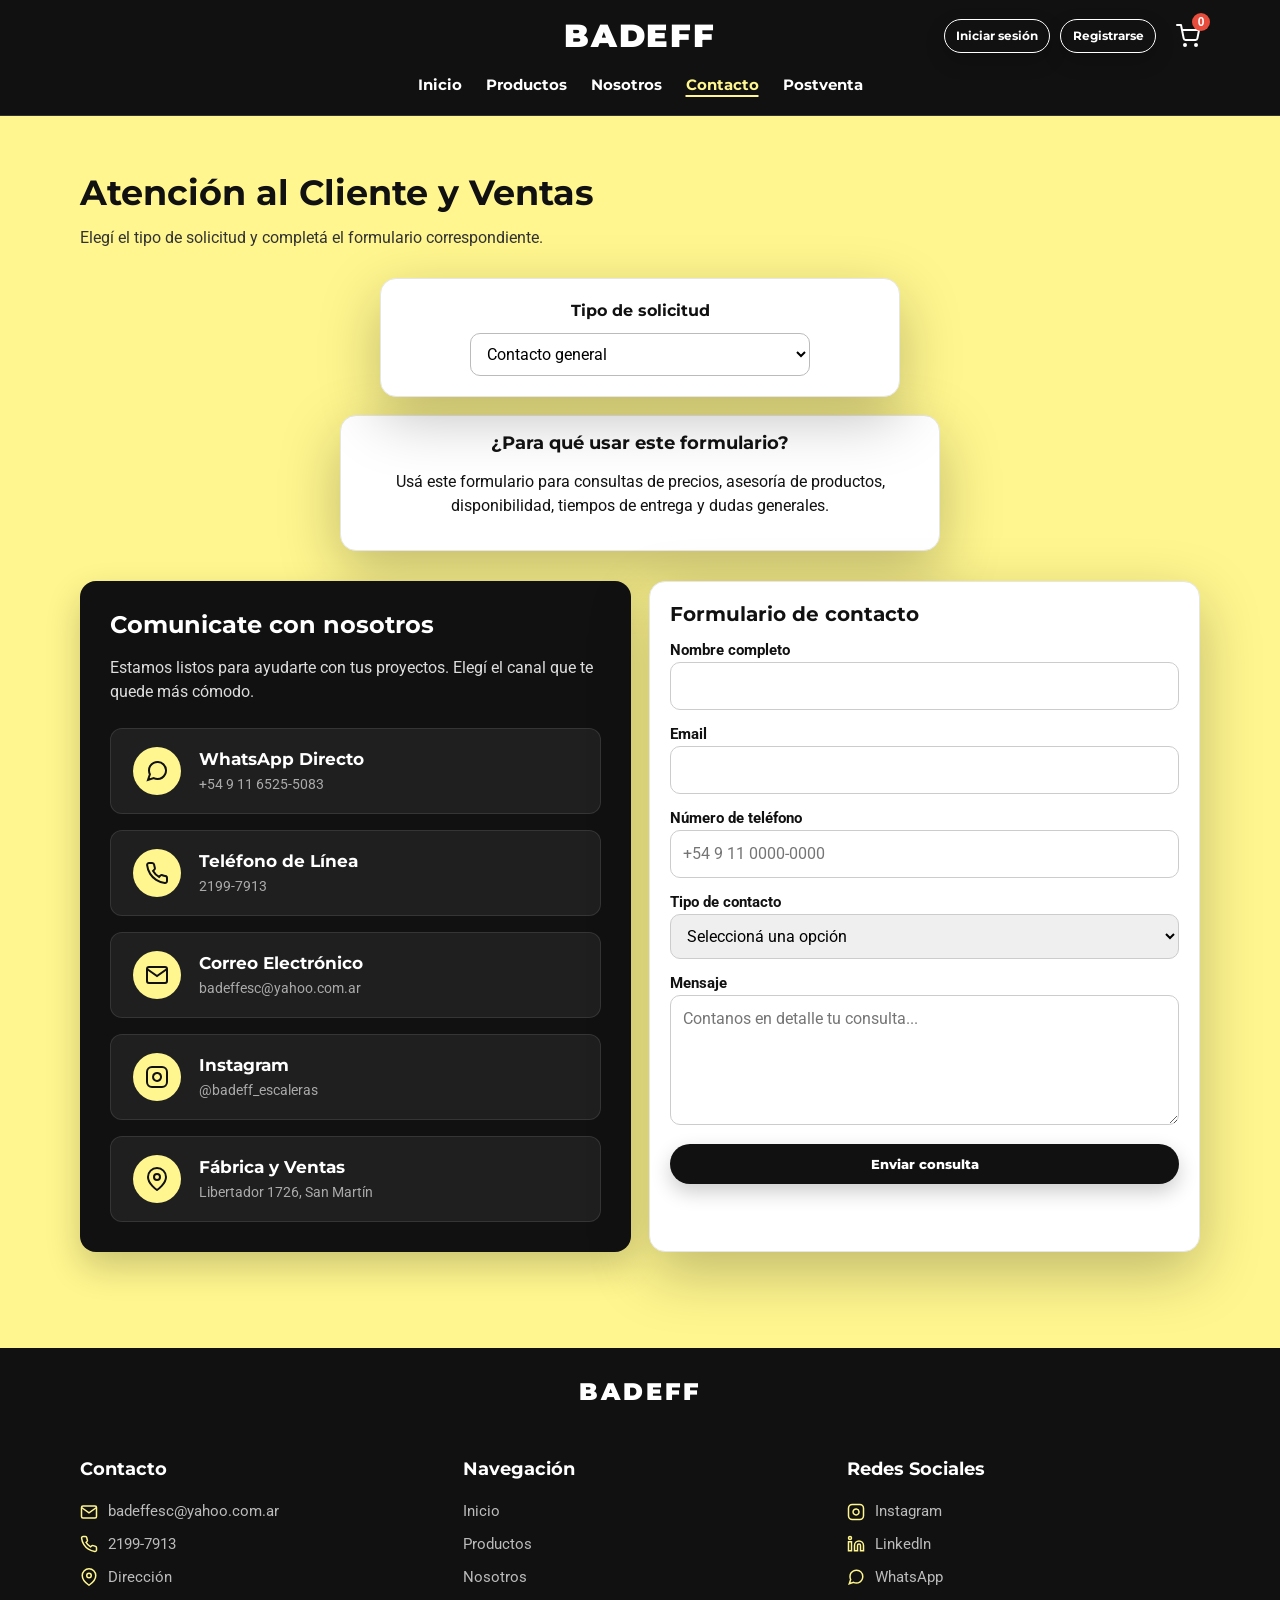
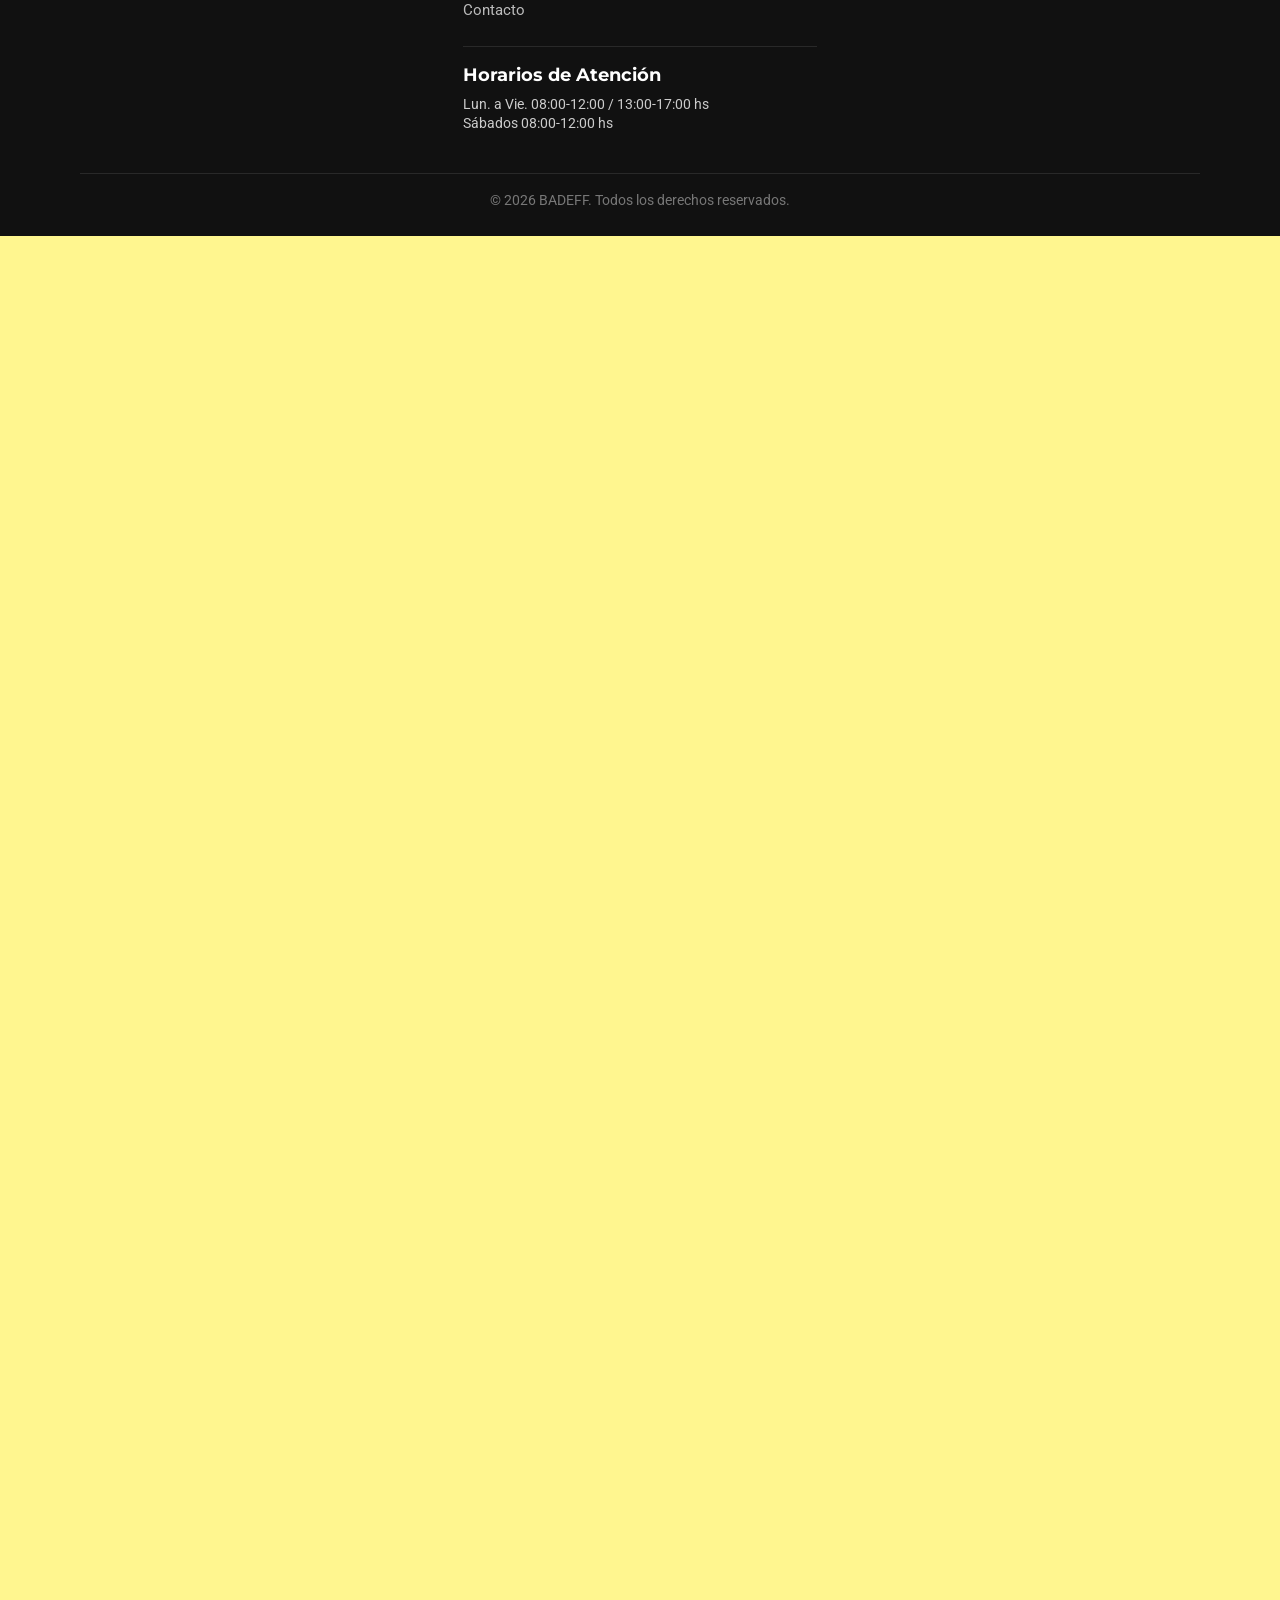
<file: cotizar.html>
<!DOCTYPE html>
<html lang="es">
<head>
  <meta charset="UTF-8" />
  <link rel="icon" type="image/jpeg" href="assets/img/logo-badeff.jpg" />
  <meta http-equiv="refresh" content="0; url=contacto.html" />
  <meta name="viewport" content="width=device-width, initial-scale=1.0" />
  <title>Redirigiendo... | BADEFF</title>
  <link rel="canonical" href="contacto.html" />
</head>
<body>
  <p>Redirigiendo a <a href="contacto.html">Contacto</a>...</p>
</body>
</html>
</file>
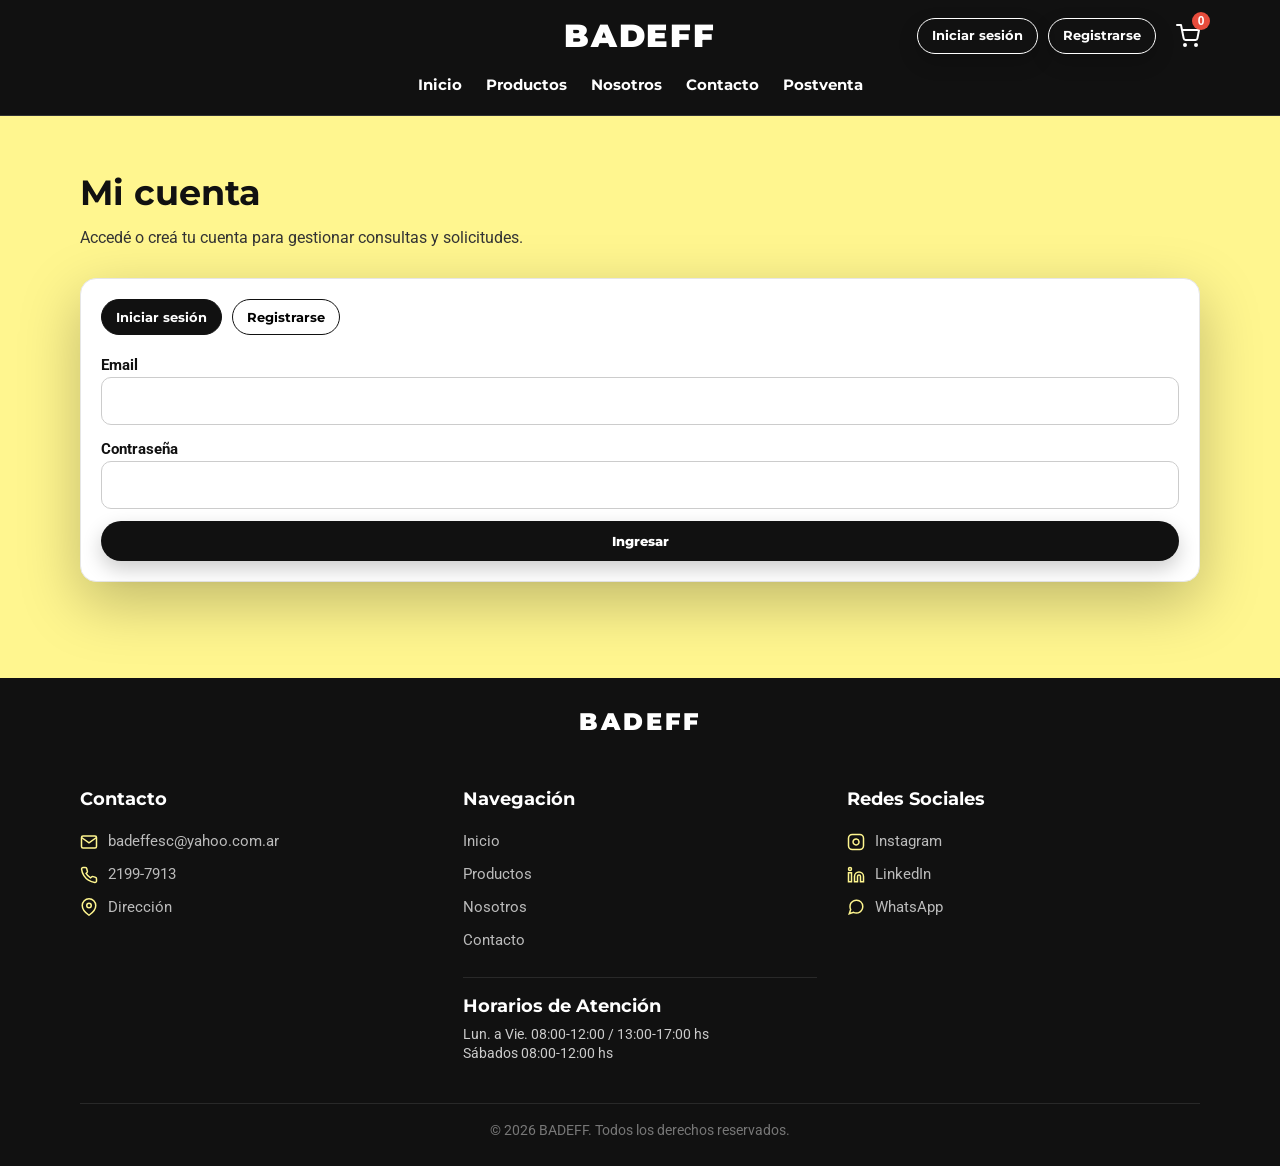
<file: cuenta.html>
<!DOCTYPE html>
<html lang="es">
<head>
  <meta charset="UTF-8" />
  <link rel="icon" type="image/jpeg" href="assets/img/logo-badeff.jpg" />
  <meta name="viewport" content="width=device-width, initial-scale=1.0" />
  <title>Cuenta | BADEFF</title>
  <meta name="description" content="Iniciar sesión o registrarse en BADEFF." />
  <link rel="stylesheet" href="assets/css/styles-v4.css" />
</head>
<body>
  <header class="site-header">
    <div class="container site-header-inner">
      <button class="nav-toggle" data-nav-toggle aria-label="Abrir menú" aria-expanded="false">☰</button>
      <a class="brand" href="index.html" aria-label="Inicio BADEFF">BADEFF</a>
      <div class="header-auth" aria-label="Acceso de usuario">
        <a href="cuenta.html?tab=login" class="auth-btn">Iniciar sesión</a>
        <a href="cuenta.html?tab=registro" class="auth-btn">Registrarse</a>
      </div>
      <nav class="site-nav" data-nav aria-label="Navegación principal">
        <ul>
          <li><a href="index.html">Inicio</a></li>
          <li><a href="productos.html">Productos</a></li>
          <li><a href="nosotros.html">Nosotros</a></li>
          <li><a href="contacto.html">Contacto</a></li>
          <li><a href="contacto.html?tipo=postventa">Postventa</a></li>
        </ul>
      </nav>
    </div>
  </header>

  <main class="section">
    <div class="container">
      <h1 class="section-title">Mi cuenta</h1>
      <p class="section-subtitle">Accedé o creá tu cuenta para gestionar consultas y solicitudes.</p>

      <div class="card" style="padding:20px;">
        <div class="filters" role="tablist" aria-label="Tabs de cuenta">
          <button class="filter-btn active" data-account-tab="login" aria-selected="true">Iniciar sesión</button>
          <button class="filter-btn" data-account-tab="registro" aria-selected="false">Registrarse</button>
        </div>

        <p class="notice" data-account-alert></p>

        <section data-account-panel="login">
          <form class="form" data-login-form>
            <div>
              <label for="login-email">Email</label>
              <input id="login-email" name="email" type="email" required />
            </div>
            <div>
              <label for="login-password">Contraseña</label>
              <input id="login-password" name="password" type="password" required />
            </div>
            <button class="btn btn-primary" type="submit">Ingresar</button>
          </form>
        </section>

        <section data-account-panel="registro" hidden>
          <form class="form" data-register-form>
            <div>
              <label for="reg-nombre">Nombre completo</label>
              <input id="reg-nombre" name="fullName" type="text" required />
            </div>
            <div>
              <label for="reg-email">Email</label>
              <input id="reg-email" name="email" type="email" required />
            </div>
            <div>
              <label for="reg-password">Contraseña</label>
              <input id="reg-password" name="password" type="password" required />
            </div>
            <div>
              <label for="reg-confirm-password">Confirmar contraseña</label>
              <input id="reg-confirm-password" name="confirmPassword" type="password" required />
            </div>
            <button class="btn btn-primary" type="submit">Crear cuenta</button>
          </form>
        </section>
      </div>
    </div>
  </main>

    <footer class="site-footer">
    <div class="container site-footer-inner">
      <div class="footer-title">BADEFF</div>
      <div class="footer-grid">
        <div class="footer-col">
          <h4>Contacto</h4>
          <a href="mailto:badeffesc@yahoo.com.ar" class="footer-link">
            <svg class="f-icon" viewBox="0 0 24 24" fill="none" stroke="currentColor" stroke-width="2"><path d="M4 4h16c1.1 0 2 .9 2 2v12c0 1.1-.9 2-2 2H4c-1.1 0-2-.9-2-2V6c0-1.1.9-2 2-2z"></path><polyline points="22,6 12,13 2,6"></polyline></svg>
            badeffesc@yahoo.com.ar
          </a>
          <span class="footer-link">
            <svg class="f-icon" viewBox="0 0 24 24" fill="none" stroke="currentColor" stroke-width="2"><path d="M22 16.92v3a2 2 0 0 1-2.18 2 19.79 19.79 0 0 1-8.63-3.07 19.5 19.5 0 0 1-6-6 19.79 19.79 0 0 1-3.07-8.67A2 2 0 0 1 4.11 2h3a2 2 0 0 1 2 1.72 12.84 12.84 0 0 0 .7 2.81 2 2 0 0 1-.45 2.11L8.09 9.91a16 16 0 0 0 6 6l1.27-1.27a2 2 0 0 1 2.11-.45 12.84 12.84 0 0 0 2.81.7A2 2 0 0 1 22 16.92z"></path></svg>
            2199-7913
          </span>
          <span class="footer-link">
            <svg class="f-icon" viewBox="0 0 24 24" fill="none" stroke="currentColor" stroke-width="2"><path d="M21 10c0 7-9 13-9 13s-9-6-9-13a9 9 0 0 1 18 0z"></path><circle cx="12" cy="10" r="3"></circle></svg>
            Dirección
          </span>
        </div>
        <div class="footer-col">
          <h4>Navegación</h4>
          <a href="index.html" class="footer-link">Inicio</a>
          <a href="productos.html" class="footer-link">Productos</a>
          <a href="nosotros.html" class="footer-link">Nosotros</a>
          <a href="contacto.html" class="footer-link">Contacto</a>
          <div class="footer-hours">
            <h4>Horarios de Atención</h4>
            <p>
              Lun. a Vie. 08:00-12:00 / 13:00-17:00 hs<br>
              Sábados 08:00-12:00 hs
            </p>
          </div>
        </div>
        <div class="footer-col">
          <h4>Redes Sociales</h4>
          <a href="https://www.instagram.com/badeff_escaleras/" class="footer-link" target="_blank" rel="noopener noreferrer">
            <svg class="f-icon" viewBox="0 0 24 24" fill="none" stroke="currentColor" stroke-width="2"><rect x="2" y="2" width="20" height="20" rx="5" ry="5"></rect><path d="M16 11.37A4 4 0 1 1 12.63 8 4 4 0 0 1 16 11.37z"></path><line x1="17.5" y1="6.5" x2="17.51" y2="6.5"></line></svg>
            Instagram
          </a>
          <a href="https://www.linkedin.com/company/badeff" class="footer-link" target="_blank" rel="noopener noreferrer">
            <svg class="f-icon" viewBox="0 0 24 24" fill="none" stroke="currentColor" stroke-width="2"><path d="M16 8a6 6 0 0 1 6 6v7h-4v-7a2 2 0 0 0-2-2 2 2 0 0 0-2 2v7h-4v-7a6 6 0 0 1 6-6z"></path><rect x="2" y="9" width="4" height="12"></rect><circle cx="4" cy="4" r="2"></circle></svg>
            LinkedIn
          </a>
          <a href="https://wa.me/5491165255083" class="footer-link" target="_blank" rel="noopener noreferrer">
            <svg class="f-icon" viewBox="0 0 24 24" fill="none" stroke="currentColor" stroke-width="2"><path d="M21 11.5a8.38 8.38 0 0 1-.9 3.8 8.5 8.5 0 0 1-7.6 4.7 8.38 8.38 0 0 1-3.8-.9L3 21l1.9-5.7a8.38 8.38 0 0 1-.9-3.8 8.5 8.5 0 0 1 4.7-7.6 8.38 8.38 0 0 1 3.8-.9h.5a8.48 8.48 0 0 1 8 8v.5z"></path></svg>
            WhatsApp
          </a>
        </div>
      </div>
      <div class="footer-copyright">
        &copy; 2026 BADEFF. Todos los derechos reservados.
      </div>
    </div>
  </footer>

  <script src="assets/js/script-v4.js"></script>
  <script src="assets/js/cart.js"></script>
</body>
</html>
</file>
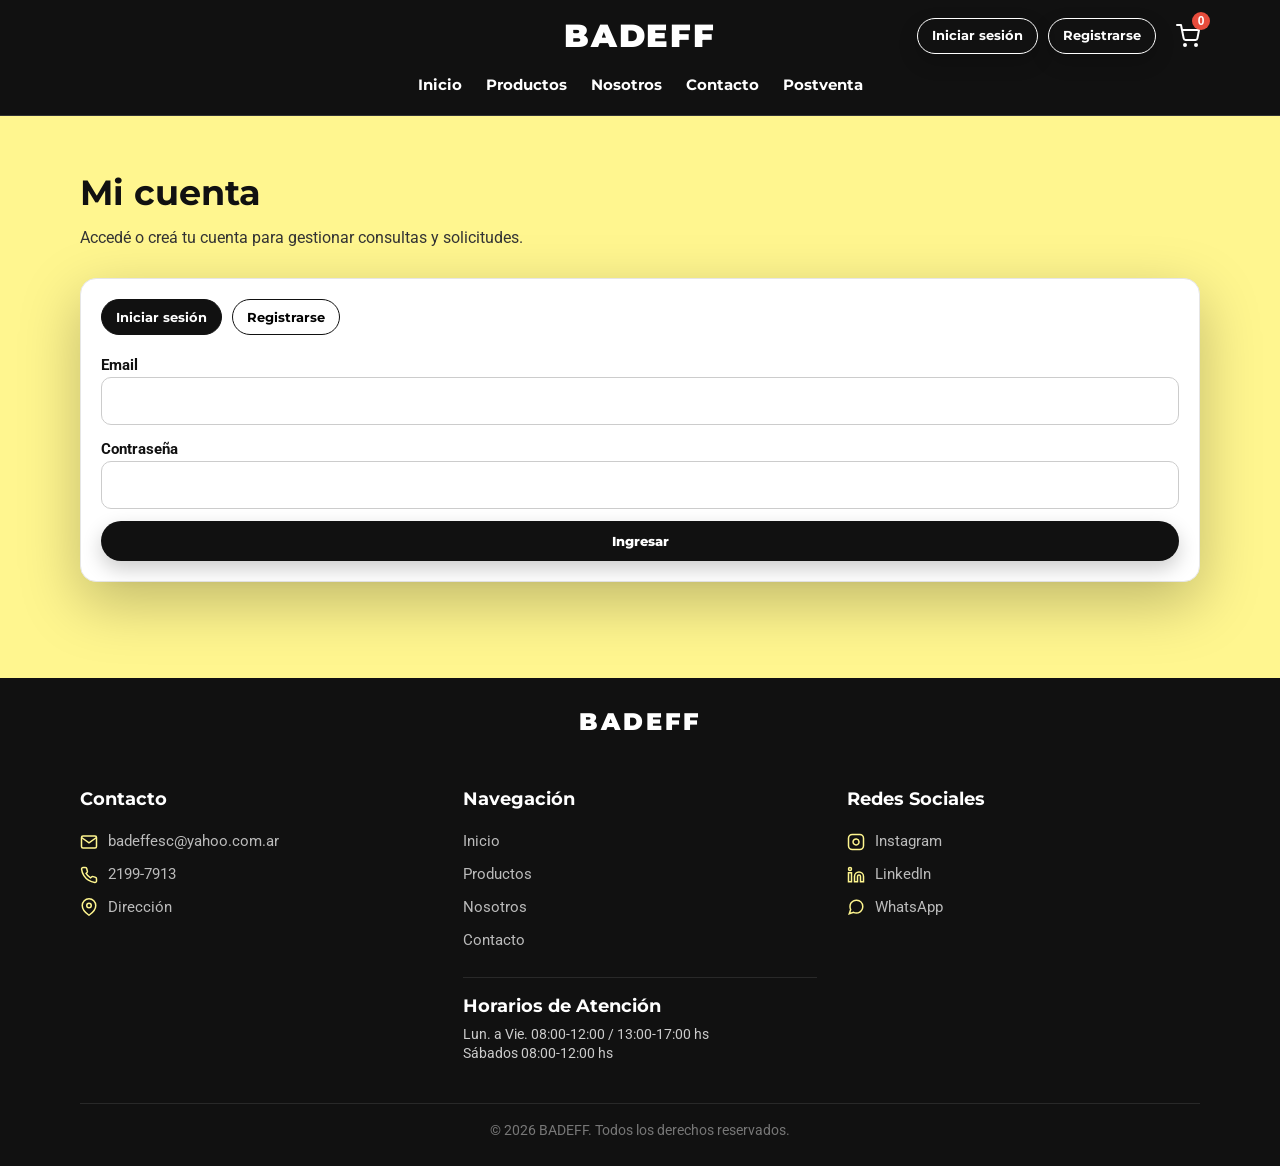
<file: mi-cuenta.html>
<!DOCTYPE html>
<html lang="es">
<head>
  <meta charset="UTF-8" />
  <link rel="icon" type="image/jpeg" href="assets/img/logo-badeff.jpg" />
  <meta name="viewport" content="width=device-width, initial-scale=1.0" />
  <title>Mi cuenta | BADEFF</title>
  <meta name="description" content="Panel de usuario BADEFF: revisá tus pedidos y consultas." />
  <link rel="stylesheet" href="assets/css/styles-v4.css" />
</head>
<body>
  <header class="site-header">
    <div class="container site-header-inner">
      <button class="nav-toggle" data-nav-toggle aria-label="Abrir menú" aria-expanded="false">☰</button>
      <a class="brand" href="index.html" aria-label="Inicio BADEFF">BADEFF</a>
      <div class="header-auth" aria-label="Acceso de usuario">
        <a href="mi-cuenta.html" class="auth-btn">Mi cuenta</a>
      </div>
      <nav class="site-nav" data-nav aria-label="Navegación principal">
        <ul>
          <li><a href="index.html">Inicio</a></li>
          <li><a href="productos.html">Productos</a></li>
          <li><a href="nosotros.html">Nosotros</a></li>
          <li><a href="contacto.html">Contacto</a></li>
          <li><a href="contacto.html?tipo=postventa">Postventa</a></li>
        </ul>
      </nav>
    </div>
  </header>

  <main class="section" data-user-panel>
    <div class="container">
      <h1 class="section-title">Mi cuenta</h1>
      <p class="section-subtitle">Hola, <strong data-user-name>Cliente</strong>. Acá podés ver tu actividad.</p>

      <div class="info-grid">
        <section class="card" style="padding:20px;">
          <h2 class="section-title" style="font-size:1.25rem;">Mis pedidos</h2>
          <ul data-pedidos-list style="padding-left:0; margin:0;"></ul>
        </section>

        <section class="card" style="padding:20px;">
          <h2 class="section-title" style="font-size:1.25rem;">Mis consultas</h2>
          <ul data-consultas-list style="padding-left:0; margin:0;"></ul>
        </section>
      </div>

      <div style="margin-top:20px;">
        <button class="btn btn-primary" data-logout>Cerrar sesión</button>
      </div>
    </div>
  </main>

    <footer class="site-footer">
    <div class="container site-footer-inner">
      <div class="footer-title">BADEFF</div>
      <div class="footer-grid">
        <div class="footer-col">
          <h4>Contacto</h4>
          <a href="mailto:badeffesc@yahoo.com.ar" class="footer-link">
            <svg class="f-icon" viewBox="0 0 24 24" fill="none" stroke="currentColor" stroke-width="2"><path d="M4 4h16c1.1 0 2 .9 2 2v12c0 1.1-.9 2-2 2H4c-1.1 0-2-.9-2-2V6c0-1.1.9-2 2-2z"></path><polyline points="22,6 12,13 2,6"></polyline></svg>
            badeffesc@yahoo.com.ar
          </a>
          <span class="footer-link">
            <svg class="f-icon" viewBox="0 0 24 24" fill="none" stroke="currentColor" stroke-width="2"><path d="M22 16.92v3a2 2 0 0 1-2.18 2 19.79 19.79 0 0 1-8.63-3.07 19.5 19.5 0 0 1-6-6 19.79 19.79 0 0 1-3.07-8.67A2 2 0 0 1 4.11 2h3a2 2 0 0 1 2 1.72 12.84 12.84 0 0 0 .7 2.81 2 2 0 0 1-.45 2.11L8.09 9.91a16 16 0 0 0 6 6l1.27-1.27a2 2 0 0 1 2.11-.45 12.84 12.84 0 0 0 2.81.7A2 2 0 0 1 22 16.92z"></path></svg>
            2199-7913
          </span>
          <span class="footer-link">
            <svg class="f-icon" viewBox="0 0 24 24" fill="none" stroke="currentColor" stroke-width="2"><path d="M21 10c0 7-9 13-9 13s-9-6-9-13a9 9 0 0 1 18 0z"></path><circle cx="12" cy="10" r="3"></circle></svg>
            Dirección
          </span>
        </div>
        <div class="footer-col">
          <h4>Navegación</h4>
          <a href="index.html" class="footer-link">Inicio</a>
          <a href="productos.html" class="footer-link">Productos</a>
          <a href="nosotros.html" class="footer-link">Nosotros</a>
          <a href="contacto.html" class="footer-link">Contacto</a>
          <div class="footer-hours">
            <h4>Horarios de Atención</h4>
            <p>
              Lun. a Vie. 08:00-12:00 / 13:00-17:00 hs<br>
              Sábados 08:00-12:00 hs
            </p>
          </div>
        </div>
        <div class="footer-col">
          <h4>Redes Sociales</h4>
          <a href="https://www.instagram.com/badeff_escaleras/" class="footer-link" target="_blank" rel="noopener noreferrer">
            <svg class="f-icon" viewBox="0 0 24 24" fill="none" stroke="currentColor" stroke-width="2"><rect x="2" y="2" width="20" height="20" rx="5" ry="5"></rect><path d="M16 11.37A4 4 0 1 1 12.63 8 4 4 0 0 1 16 11.37z"></path><line x1="17.5" y1="6.5" x2="17.51" y2="6.5"></line></svg>
            Instagram
          </a>
          <a href="https://www.linkedin.com/company/badeff" class="footer-link" target="_blank" rel="noopener noreferrer">
            <svg class="f-icon" viewBox="0 0 24 24" fill="none" stroke="currentColor" stroke-width="2"><path d="M16 8a6 6 0 0 1 6 6v7h-4v-7a2 2 0 0 0-2-2 2 2 0 0 0-2 2v7h-4v-7a6 6 0 0 1 6-6z"></path><rect x="2" y="9" width="4" height="12"></rect><circle cx="4" cy="4" r="2"></circle></svg>
            LinkedIn
          </a>
          <a href="https://wa.me/5491165255083" class="footer-link" target="_blank" rel="noopener noreferrer">
            <svg class="f-icon" viewBox="0 0 24 24" fill="none" stroke="currentColor" stroke-width="2"><path d="M21 11.5a8.38 8.38 0 0 1-.9 3.8 8.5 8.5 0 0 1-7.6 4.7 8.38 8.38 0 0 1-3.8-.9L3 21l1.9-5.7a8.38 8.38 0 0 1-.9-3.8 8.5 8.5 0 0 1 4.7-7.6 8.38 8.38 0 0 1 3.8-.9h.5a8.48 8.48 0 0 1 8 8v.5z"></path></svg>
            WhatsApp
          </a>
        </div>
      </div>
      <div class="footer-copyright">
        &copy; 2026 BADEFF. Todos los derechos reservados.
      </div>
    </div>
  </footer>

  <script src="assets/js/script-v4.js"></script>
  <script src="assets/js/cart.js"></script>
</body>
</html>
</file>
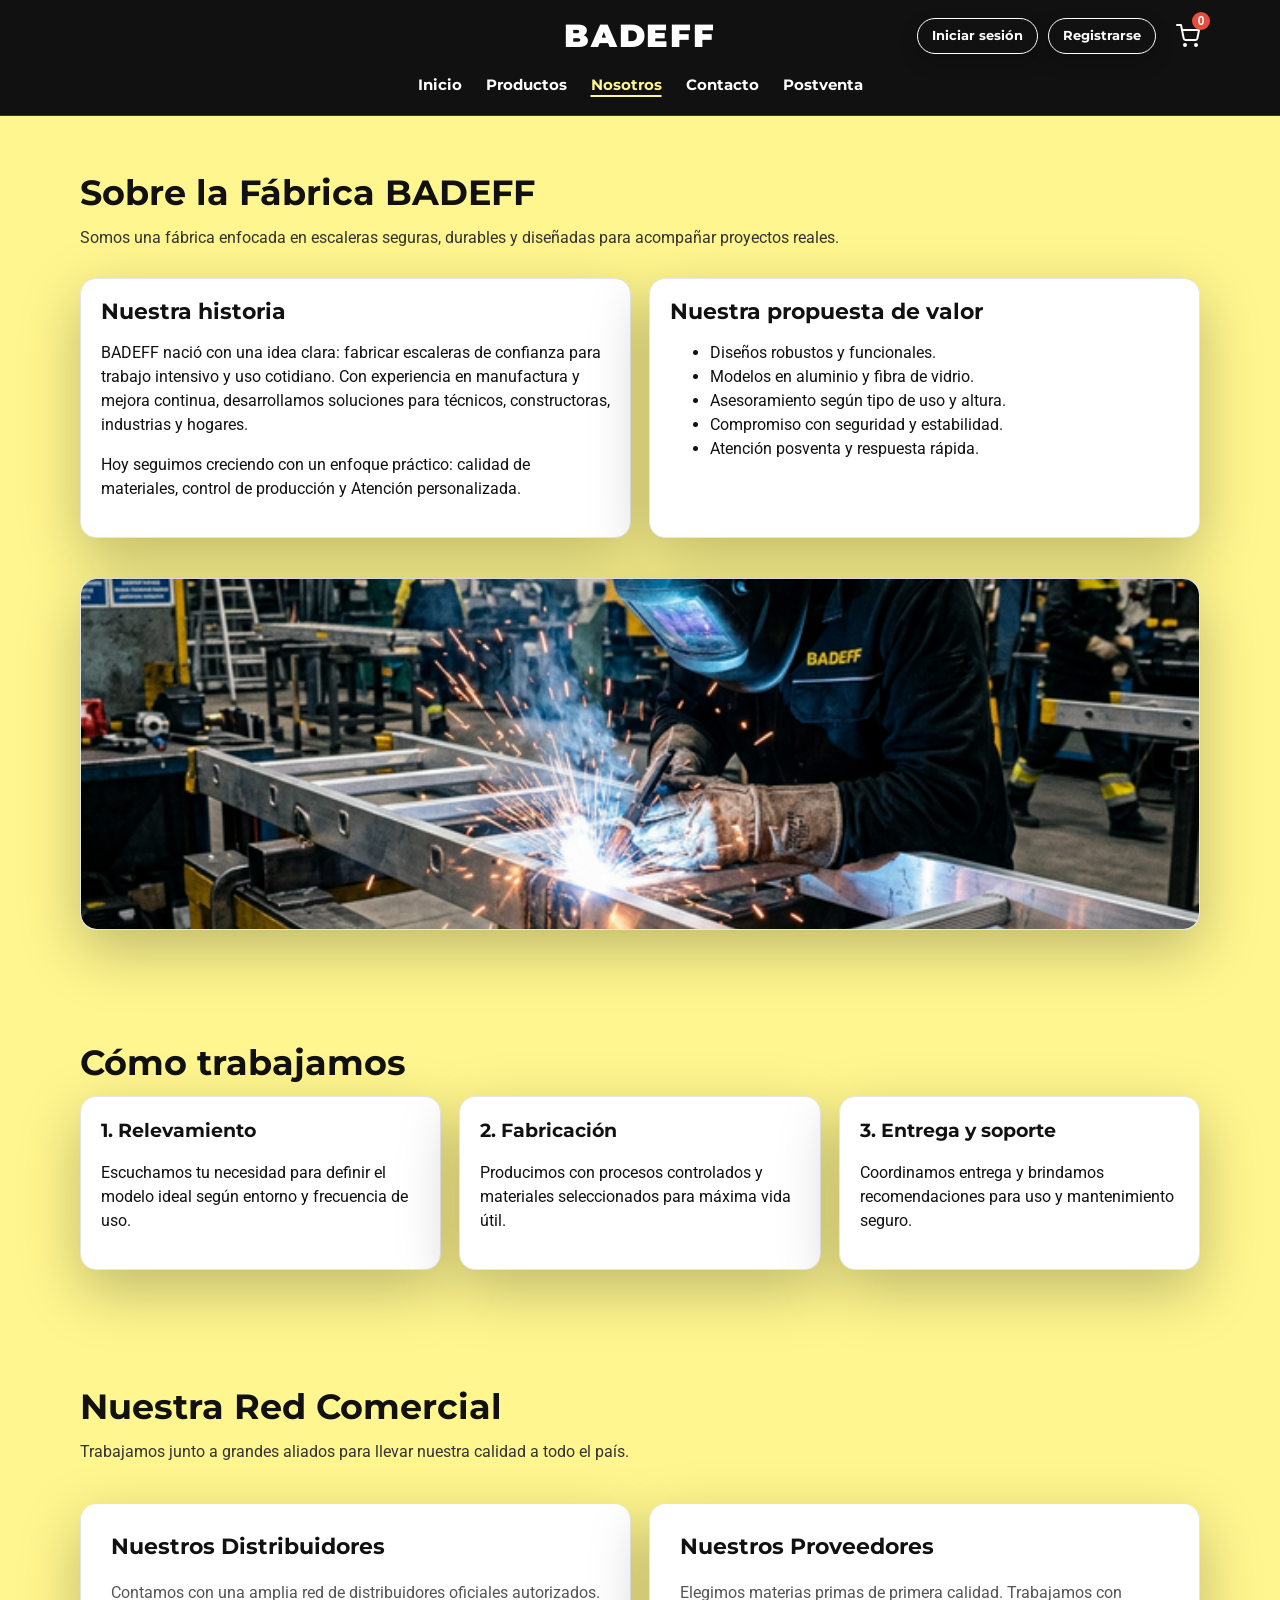
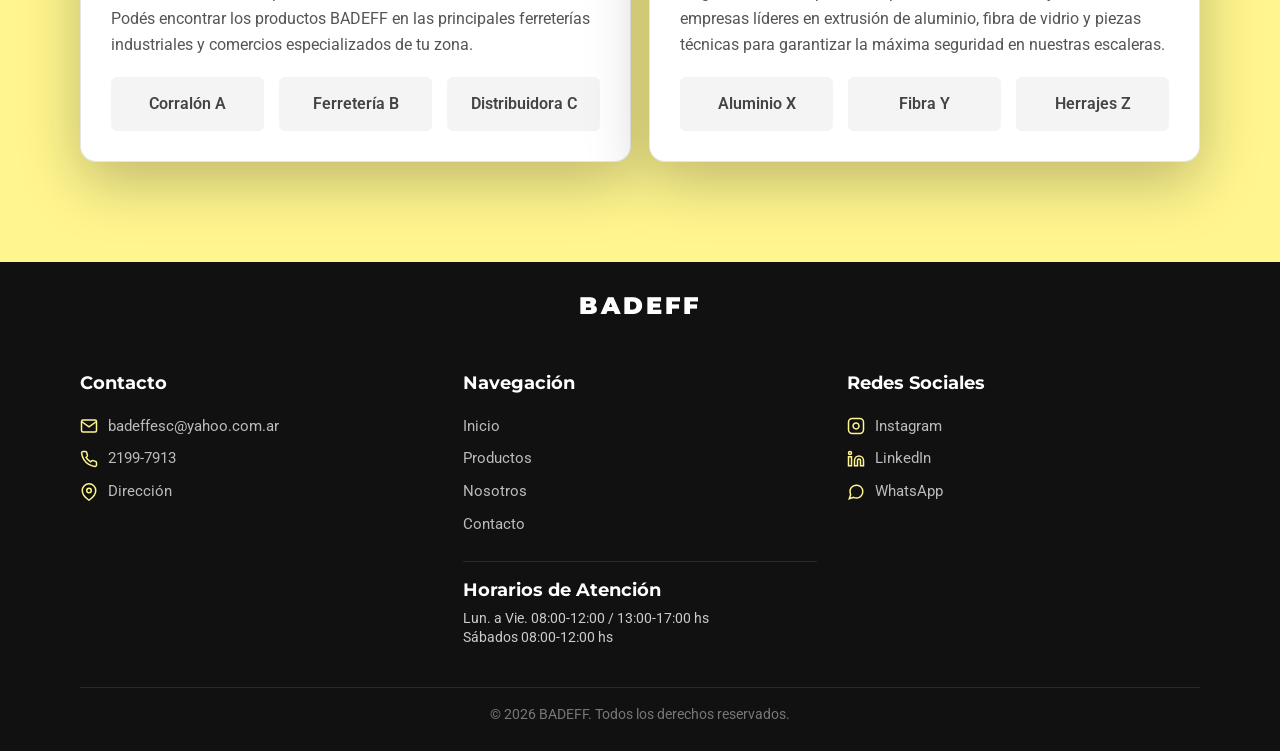
<file: nosotros.html>
<!DOCTYPE html>
<html lang="es">
<head>
  <meta charset="UTF-8" />
  <link rel="icon" type="image/jpeg" href="assets/img/logo-badeff.jpg" />
  <meta name="viewport" content="width=device-width, initial-scale=1.0" />
  <title>Nosotros | BADEFF</title>
  <meta name="description" content="Conocé BADEFF, fábrica argentina de escaleras de aluminio y fibra de vidrio. Nuestro compromiso es calidad y seguridad." />
  <link rel="stylesheet" href="assets/css/styles-v4.css" />
<style>
/* EASTER EGG: Hormigas Caminadoras (V4.2 - INLINE) */
.bg-ant { position: fixed; z-index: 2 !important; pointer-events: none; width: 24px; height: 32px; opacity: 0.65; filter: drop-shadow(0 1px 2px rgba(0,0,0,0.2)); }
.ant-leg { stroke: #111; stroke-width: 1.2; fill: none; transform-origin: center; }
.ant-leg-left { animation: leg-swing-left 0.2s infinite alternate ease-in-out; }
.ant-leg-right { animation: leg-swing-right 0.2s infinite alternate-reverse ease-in-out; }
@keyframes leg-swing-left { 0% { transform: rotate(-5deg); } 100% { transform: rotate(5deg); } }
@keyframes leg-swing-right { 0% { transform: rotate(5deg); } 100% { transform: rotate(-5deg); } }
</style>
</head>
<body>
  <header class="site-header">
    <div class="container site-header-inner">
      <button class="nav-toggle" data-nav-toggle aria-label="Abrir menú" aria-expanded="false">☰</button>
      <a class="brand" href="index.html" aria-label="Inicio BADEFF">BADEFF</a>
      <div class="header-auth" aria-label="Acceso de usuario">
        <a href="cuenta.html?tab=login" class="auth-btn">Iniciar sesión</a>
        <a href="cuenta.html?tab=registro" class="auth-btn">Registrarse</a>
      </div>
      <nav class="site-nav" data-nav aria-label="Navegación principal">
        <ul>
          <li><a href="index.html">Inicio</a></li>
          <li><a href="productos.html">Productos</a></li>
          <li><a class="active" href="nosotros.html">Nosotros</a></li>
          <li><a href="contacto.html">Contacto</a></li>
          <li><a href="contacto.html?tipo=postventa">Postventa</a></li>
        </ul>
      </nav>
    </div>
  </header>

  <main>
    <section class="section">
      <div class="container">
        <h1 class="section-title">Sobre la Fábrica BADEFF</h1>
        <p class="section-subtitle">
          Somos una fábrica enfocada en escaleras seguras, durables y diseñadas para acompañar proyectos reales.
        </p>

        <div class="info-grid">
          <article class="card" style="padding:20px;">
            <h2 class="section-title" style="font-size:1.35rem;">Nuestra historia</h2>
            <p>
              BADEFF nació con una idea clara: fabricar escaleras de confianza para trabajo intensivo y uso cotidiano.
              Con experiencia en manufactura y mejora continua, desarrollamos soluciones para técnicos, constructoras,
              industrias y hogares.
            </p>
            <p>
              Hoy seguimos creciendo con un enfoque práctico: calidad de materiales, control de producción y Atención personalizada.
            </p>
          </article>

          <article class="card" style="padding:20px;">
            <h2 class="section-title" style="font-size:1.35rem;">Nuestra propuesta de valor</h2>
            <ul>
              <li>Diseños robustos y funcionales.</li>
              <li>Modelos en aluminio y fibra de vidrio.</li>
              <li>Asesoramiento según tipo de uso y altura.</li>
              <li>Compromiso con seguridad y estabilidad.</li>
              <li>Atención posventa y respuesta rápida.</li>
            </ul>
          </article>
        </div>
        <div class="about-image-wrapper card" style="margin-top: 40px; overflow: hidden;">
          <img src="assets/img/factory-1.png" alt="Planta industrial BADEFF" style="width: 100%; border-radius: var(--radius-lg); object-fit: cover; height: 350px; display: block;" />
        </div>
      </div>
    </section>

    <section class="section">
      <div class="container">
        <h2 class="section-title">Cómo trabajamos</h2>
        <div class="benefits-grid">
          <article class="card benefit-card">
            <h3>1. Relevamiento</h3>
            <p>Escuchamos tu necesidad para definir el modelo ideal según entorno y frecuencia de uso.</p>
          </article>
          <article class="card benefit-card">
            <h3>2. Fabricación</h3>
            <p>Producimos con procesos controlados y materiales seleccionados para máxima vida útil.</p>
          </article>
          <article class="card benefit-card">
            <h3>3. Entrega y soporte</h3>
            <p>Coordinamos entrega y brindamos recomendaciones para uso y mantenimiento seguro.</p>
          </article>
        </div>
      </div>
    </section>

    <!-- Nueva seccion: Red (Distribuidores y Proveedores) -->
    <section class="section" style="background-color: var(--light-color); padding: 60px 0;">
      <div class="container">
        <h2 class="section-title">Nuestra Red Comercial</h2>
        <p class="section-subtitle" style="margin-bottom: 40px;">
          Trabajamos junto a grandes aliados para llevar nuestra calidad a todo el país.
        </p>
        
        <div class="info-grid">
          <!-- Distribuidores -->
          <article class="card" style="padding:30px; border-top: 4px solid var(--primary-color);">
            <h3 class="section-title" style="font-size:1.35rem; margin-bottom: 20px; text-align: left;">Nuestros Distribuidores</h3>
            <p style="color: #555; margin-bottom: 20px; line-height: 1.6;">
              Contamos con una amplia red de distribuidores oficiales autorizados. Podés encontrar los productos BADEFF en las principales ferreterías industriales y comercios especializados de tu zona.
            </p>
            <div style="display: flex; gap: 15px; flex-wrap: wrap;">
              <div style="background: #f4f4f4; padding: 15px 20px; border-radius: 6px; font-weight: 600; color: #444; flex: 1; text-align: center; min-width: 120px;">Corralón A</div>
              <div style="background: #f4f4f4; padding: 15px 20px; border-radius: 6px; font-weight: 600; color: #444; flex: 1; text-align: center; min-width: 120px;">Ferretería B</div>
              <div style="background: #f4f4f4; padding: 15px 20px; border-radius: 6px; font-weight: 600; color: #444; flex: 1; text-align: center; min-width: 120px;">Distribuidora C</div>
            </div>
          </article>

          <!-- Proveedores -->
          <article class="card" style="padding:30px; border-top: 4px solid var(--primary-color);">
            <h3 class="section-title" style="font-size:1.35rem; margin-bottom: 20px; text-align: left;">Nuestros Proveedores</h3>
            <p style="color: #555; margin-bottom: 20px; line-height: 1.6;">
              Elegimos materias primas de primera calidad. Trabajamos con empresas líderes en extrusión de aluminio, fibra de vidrio y piezas técnicas para garantizar la máxima seguridad en nuestras escaleras.
            </p>
            <div style="display: flex; gap: 15px; flex-wrap: wrap;">
              <div style="background: #f4f4f4; padding: 15px 20px; border-radius: 6px; font-weight: 600; color: #444; flex: 1; text-align: center; min-width: 120px;">Aluminio X</div>
              <div style="background: #f4f4f4; padding: 15px 20px; border-radius: 6px; font-weight: 600; color: #444; flex: 1; text-align: center; min-width: 120px;">Fibra Y</div>
              <div style="background: #f4f4f4; padding: 15px 20px; border-radius: 6px; font-weight: 600; color: #444; flex: 1; text-align: center; min-width: 120px;">Herrajes Z</div>
            </div>
          </article>
        </div>
      </div>
    </section>
  </main>

      <footer class="site-footer">
    <div class="container site-footer-inner">
      <div class="footer-title">BADEFF</div>
      <div class="footer-grid">
        <div class="footer-col">
          <h4>Contacto</h4>
          <a href="mailto:badeffesc@yahoo.com.ar" class="footer-link">
            <svg class="f-icon" viewBox="0 0 24 24" fill="none" stroke="currentColor" stroke-width="2"><path d="M4 4h16c1.1 0 2 .9 2 2v12c0 1.1-.9 2-2 2H4c-1.1 0-2-.9-2-2V6c0-1.1.9-2 2-2z"></path><polyline points="22,6 12,13 2,6"></polyline></svg>
            badeffesc@yahoo.com.ar
          </a>
          <span class="footer-link">
            <svg class="f-icon" viewBox="0 0 24 24" fill="none" stroke="currentColor" stroke-width="2"><path d="M22 16.92v3a2 2 0 0 1-2.18 2 19.79 19.79 0 0 1-8.63-3.07 19.5 19.5 0 0 1-6-6 19.79 19.79 0 0 1-3.07-8.67A2 2 0 0 1 4.11 2h3a2 2 0 0 1 2 1.72 12.84 12.84 0 0 0 .7 2.81 2 2 0 0 1-.45 2.11L8.09 9.91a16 16 0 0 0 6 6l1.27-1.27a2 2 0 0 1 2.11-.45 12.84 12.84 0 0 0 2.81.7A2 2 0 0 1 22 16.92z"></path></svg>
            2199-7913
          </span>
          <span class="footer-link">
            <svg class="f-icon" viewBox="0 0 24 24" fill="none" stroke="currentColor" stroke-width="2"><path d="M21 10c0 7-9 13-9 13s-9-6-9-13a9 9 0 0 1 18 0z"></path><circle cx="12" cy="10" r="3"></circle></svg>
            Dirección
          </span>
        </div>
        <div class="footer-col">
          <h4>Navegación</h4>
          <a href="index.html" class="footer-link">Inicio</a>
          <a href="productos.html" class="footer-link">Productos</a>
          <a href="nosotros.html" class="footer-link">Nosotros</a>
          <a href="contacto.html" class="footer-link">Contacto</a>
          <div class="footer-hours">
            <h4>Horarios de Atención</h4>
            <p>
              Lun. a Vie. 08:00-12:00 / 13:00-17:00 hs<br>
              Sábados 08:00-12:00 hs
            </p>
          </div>
        </div>
        <div class="footer-col">
          <h4>Redes Sociales</h4>
          <a href="https://www.instagram.com/badeff_escaleras/" class="footer-link" target="_blank" rel="noopener noreferrer">
            <svg class="f-icon" viewBox="0 0 24 24" fill="none" stroke="currentColor" stroke-width="2"><rect x="2" y="2" width="20" height="20" rx="5" ry="5"></rect><path d="M16 11.37A4 4 0 1 1 12.63 8 4 4 0 0 1 16 11.37z"></path><line x1="17.5" y1="6.5" x2="17.51" y2="6.5"></line></svg>
            Instagram
          </a>
          <a href="https://www.linkedin.com/company/badeff" class="footer-link" target="_blank" rel="noopener noreferrer">
            <svg class="f-icon" viewBox="0 0 24 24" fill="none" stroke="currentColor" stroke-width="2"><path d="M16 8a6 6 0 0 1 6 6v7h-4v-7a2 2 0 0 0-2-2 2 2 0 0 0-2 2v7h-4v-7a6 6 0 0 1 6-6z"></path><rect x="2" y="9" width="4" height="12"></rect><circle cx="4" cy="4" r="2"></circle></svg>
            LinkedIn
          </a>
          <a href="https://wa.me/5491165255083" class="footer-link" target="_blank" rel="noopener noreferrer">
            <svg class="f-icon" viewBox="0 0 24 24" fill="none" stroke="currentColor" stroke-width="2"><path d="M21 11.5a8.38 8.38 0 0 1-.9 3.8 8.5 8.5 0 0 1-7.6 4.7 8.38 8.38 0 0 1-3.8-.9L3 21l1.9-5.7a8.38 8.38 0 0 1-.9-3.8 8.5 8.5 0 0 1 4.7-7.6 8.38 8.38 0 0 1 3.8-.9h.5a8.48 8.48 0 0 1 8 8v.5z"></path></svg>
            WhatsApp
          </a>
        </div>
      </div>
      <div class="footer-copyright">
        &copy; 2026 BADEFF. Todos los derechos reservados.
      </div>
    </div>
  </footer>

  <script src="assets/js/script-v4.js"></script>
  <script src="assets/js/cart.js"></script>
<script>
(function() {
  function createAnt() {
    if (window.innerWidth < 300) return;
    const ant = document.createElement('div');
    ant.classList.add('bg-ant');
    ant.innerHTML = '<svg viewBox="0 0 24 32" width="100%" height="100%"><g class="ant-body" fill="#111"><path class="ant-leg ant-leg-left" d="M10,11 Q4,9 3,13" /><path class="ant-leg ant-leg-right" d="M14,11 Q20,9 21,13" /><path class="ant-leg ant-leg-left" d="M10,14 Q3,14 2,19" /><path class="ant-leg ant-leg-right" d="M14,14 Q21,14 22,19" /><path class="ant-leg ant-leg-left" d="M10,16 Q4,20 4,26" /><path class="ant-leg ant-leg-right" d="M14,16 Q20,20 20,26" /><circle cx="12" cy="7" r="3" /><ellipse cx="12" cy="14" rx="2.5" ry="4.5" /><ellipse cx="12" cy="23" rx="4.5" ry="6" /><path d="M10,6 Q6,2 8,1" fill="none" stroke="#111" stroke-width="1"/><path d="M14,6 Q18,2 16,1" fill="none" stroke="#111" stroke-width="1"/></g></svg>';
    document.body.appendChild(ant);
    const side = Math.floor(Math.random() * 4);
    const margin = 100;
    let x, y, tx, ty;
    if (side === 0) { x = Math.random() * window.innerWidth; y = -margin; }
    else if (side === 1) { x = window.innerWidth + margin; y = Math.random() * window.innerHeight; }
    else if (side === 2) { x = Math.random() * window.innerWidth; y = window.innerHeight + margin; }
    else { x = -margin; y = Math.random() * window.innerHeight; }
    if (side === 0) { tx = Math.random() * window.innerWidth; ty = window.innerHeight + margin*2; }
    else if (side === 1) { tx = -margin*2; ty = Math.random() * window.innerHeight; }
    else if (side === 2) { tx = Math.random() * window.innerWidth; ty = -margin*2; }
    else { tx = window.innerWidth + margin*2; ty = Math.random() * window.innerHeight; }
    let curX = x, curY = y, stepCount = 0, steps = 40;
    const totalDuration = 12000;
    const stepTime = totalDuration / steps;
    function move() {
      if (stepCount >= steps) { ant.remove(); return; }
      const progress = (stepCount + 1) / steps;
      const nextX = x + (tx - x) * progress + Math.sin(stepCount * 0.5) * 20;
      const nextY = y + (ty - y) * progress + Math.cos(stepCount * 0.5) * 20;
      const angle = Math.atan2(nextY - curY, nextX - curX) * (180 / Math.PI) + 90;
      ant.style.transition = 'all ' + (stepTime/1000) + 's linear';
      ant.style.left = nextX + 'px'; ant.style.top = nextY + 'px'; ant.style.transform = 'rotate(' + angle + 'deg)';
      curX = nextX; curY = nextY; stepCount++;
      setTimeout(move, stepTime);
    }
    ant.style.left = x + 'px'; ant.style.top = y + 'px';
    requestAnimationFrame(move);
  }
  function schedule() { createAnt(); setTimeout(schedule, 15000); }
  setTimeout(schedule, 2000);
})();
</script>
</body>
</html>
</file>
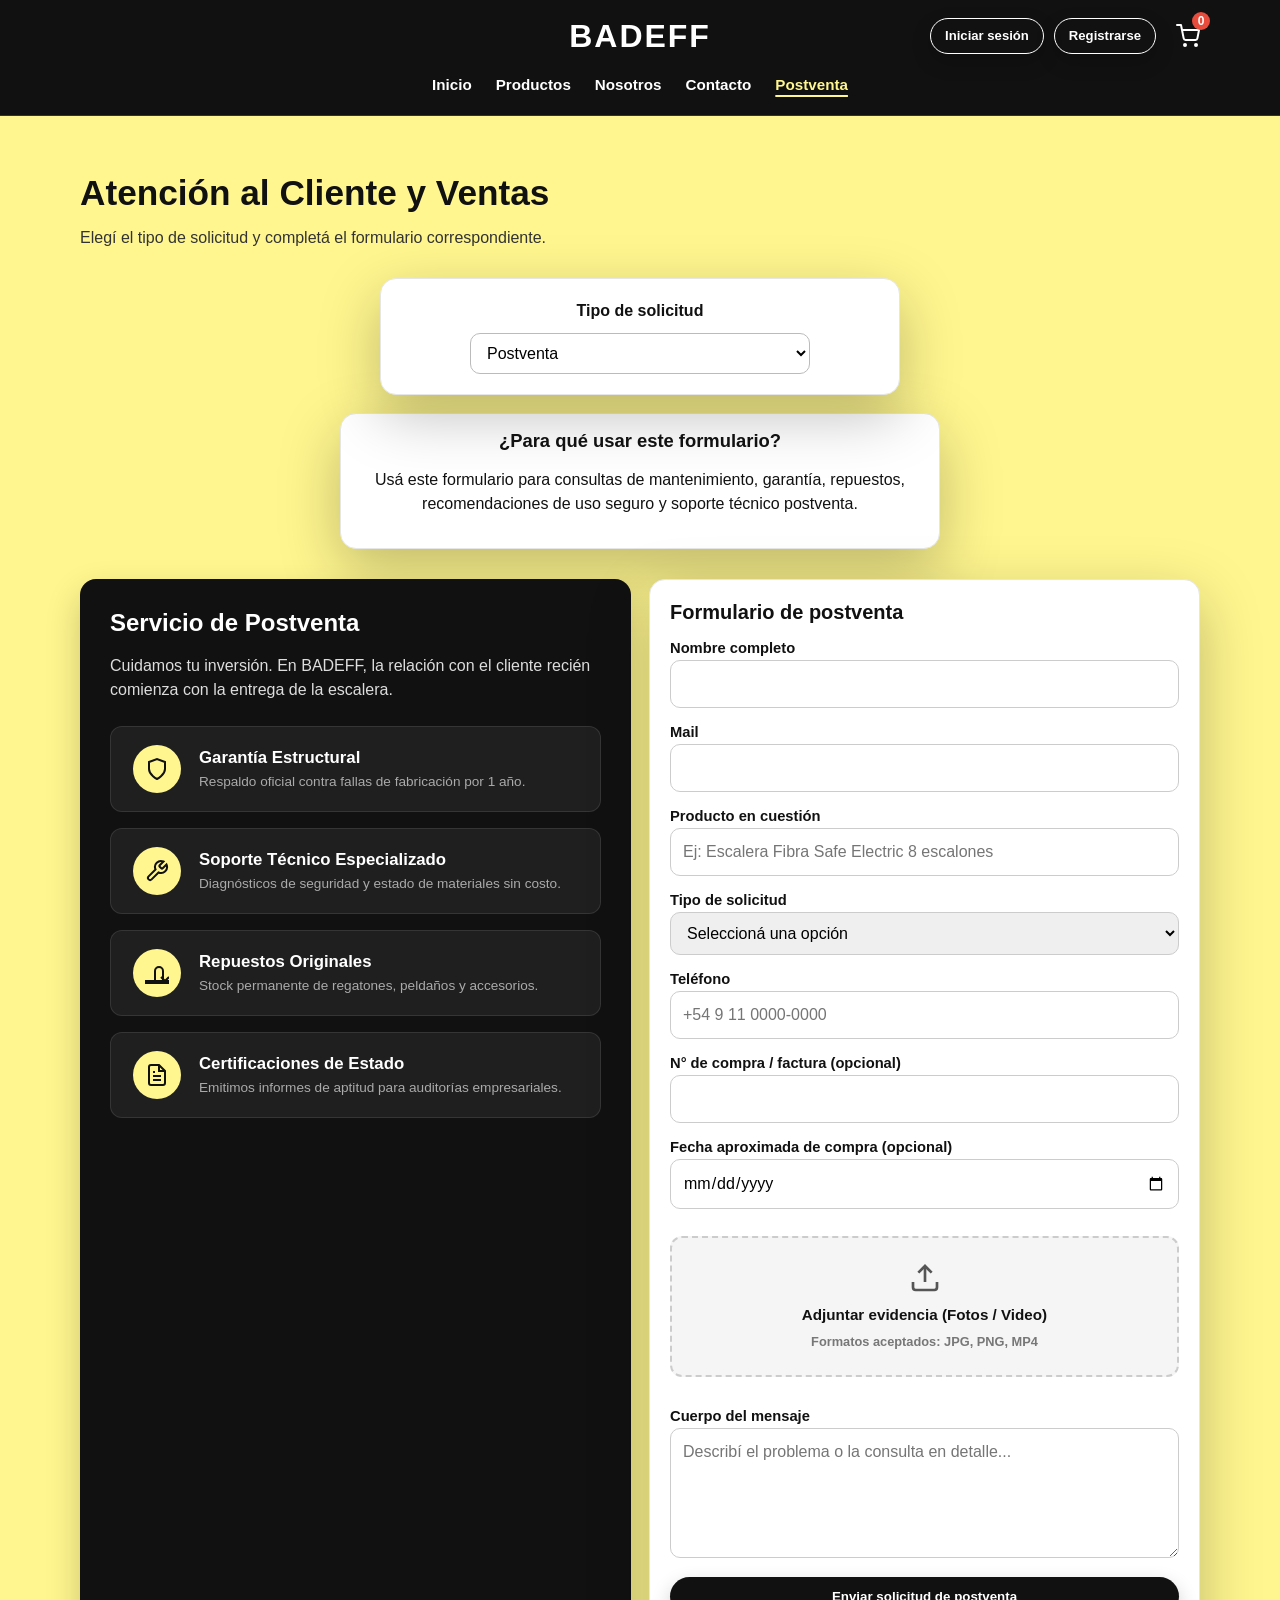
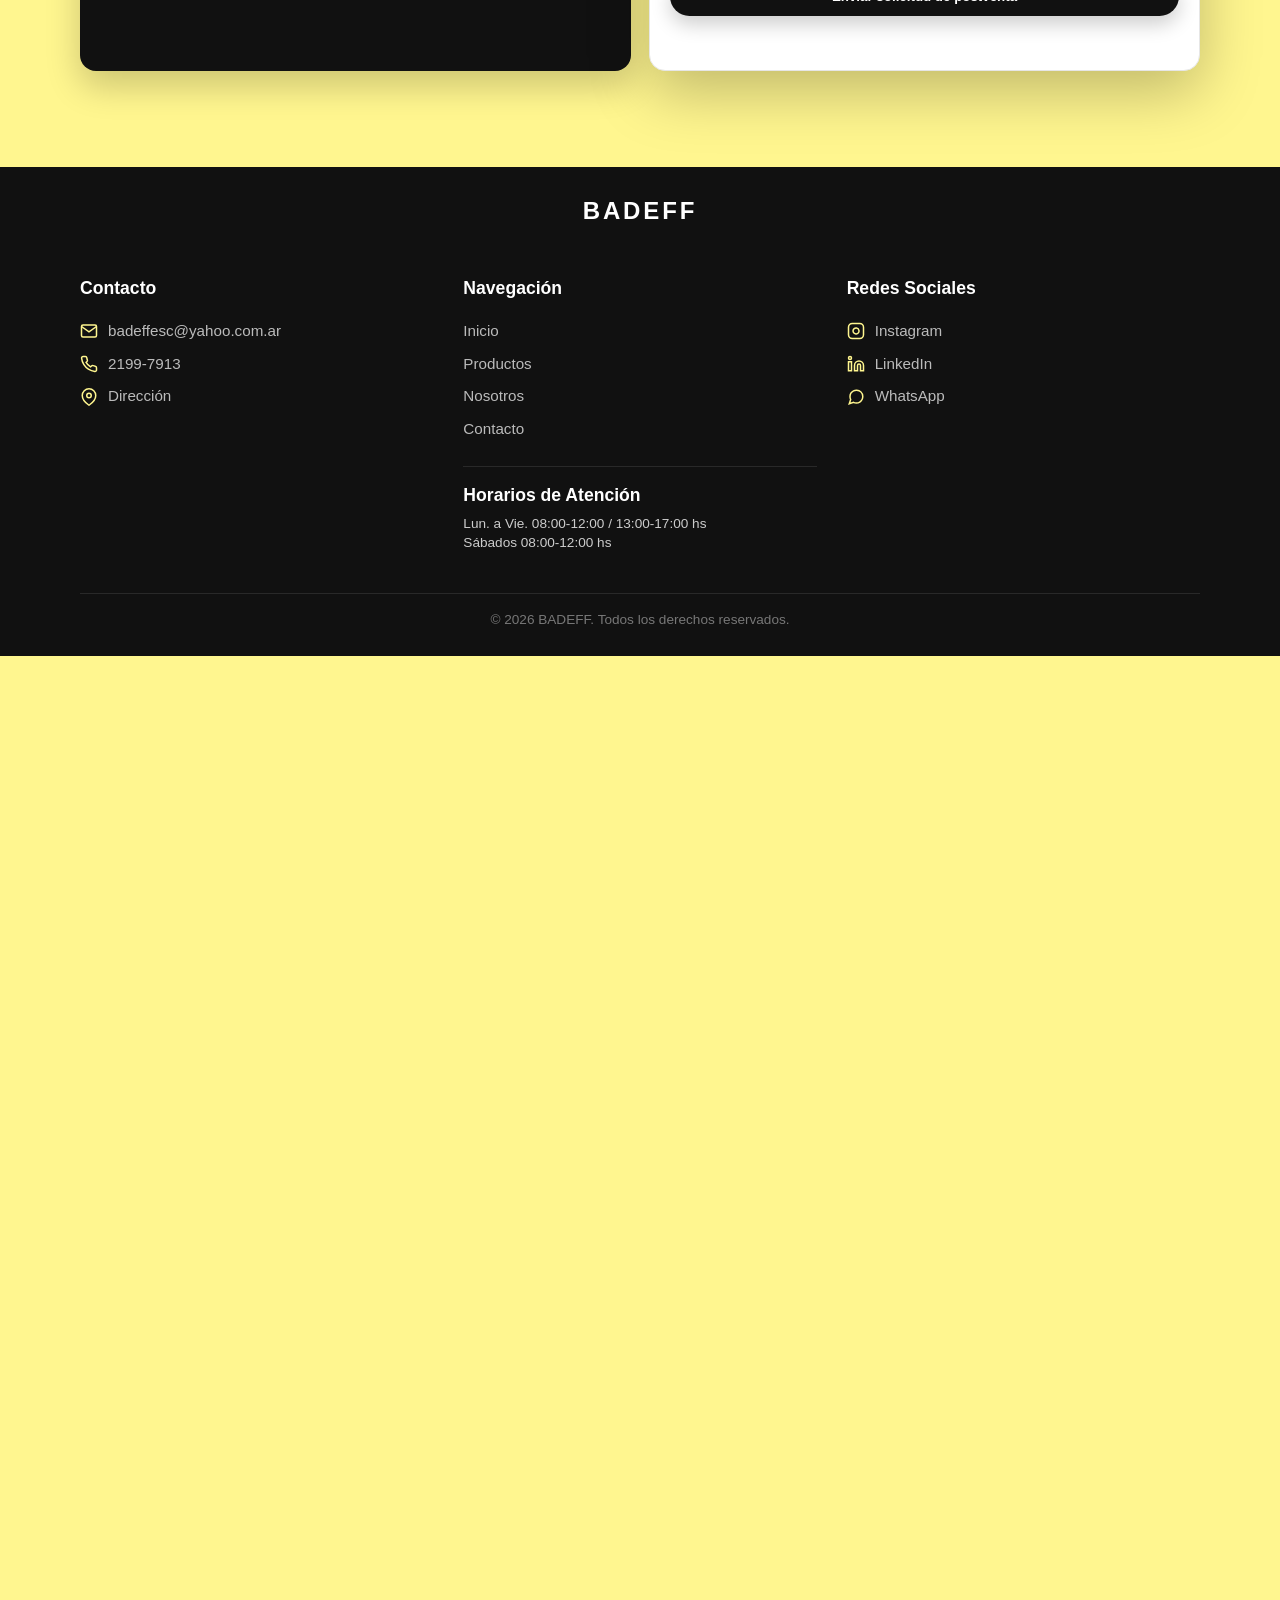
<file: postventa.html>
<!DOCTYPE html>
<html lang="es">
<head>
  <meta charset="UTF-8" />
  <link rel="icon" type="image/jpeg" href="assets/img/logo-badeff.jpg" />
  <meta http-equiv="refresh" content="0; url=contacto.html?tipo=postventa" />
  <meta name="viewport" content="width=device-width, initial-scale=1.0" />
  <title>Redirigiendo... | BADEFF</title>
  <link rel="canonical" href="contacto.html?tipo=postventa" />
</head>
<body>
  <p>Redirigiendo a <a href="contacto.html?tipo=postventa">Postventa</a>...</p>
</body>
</html>
</file>
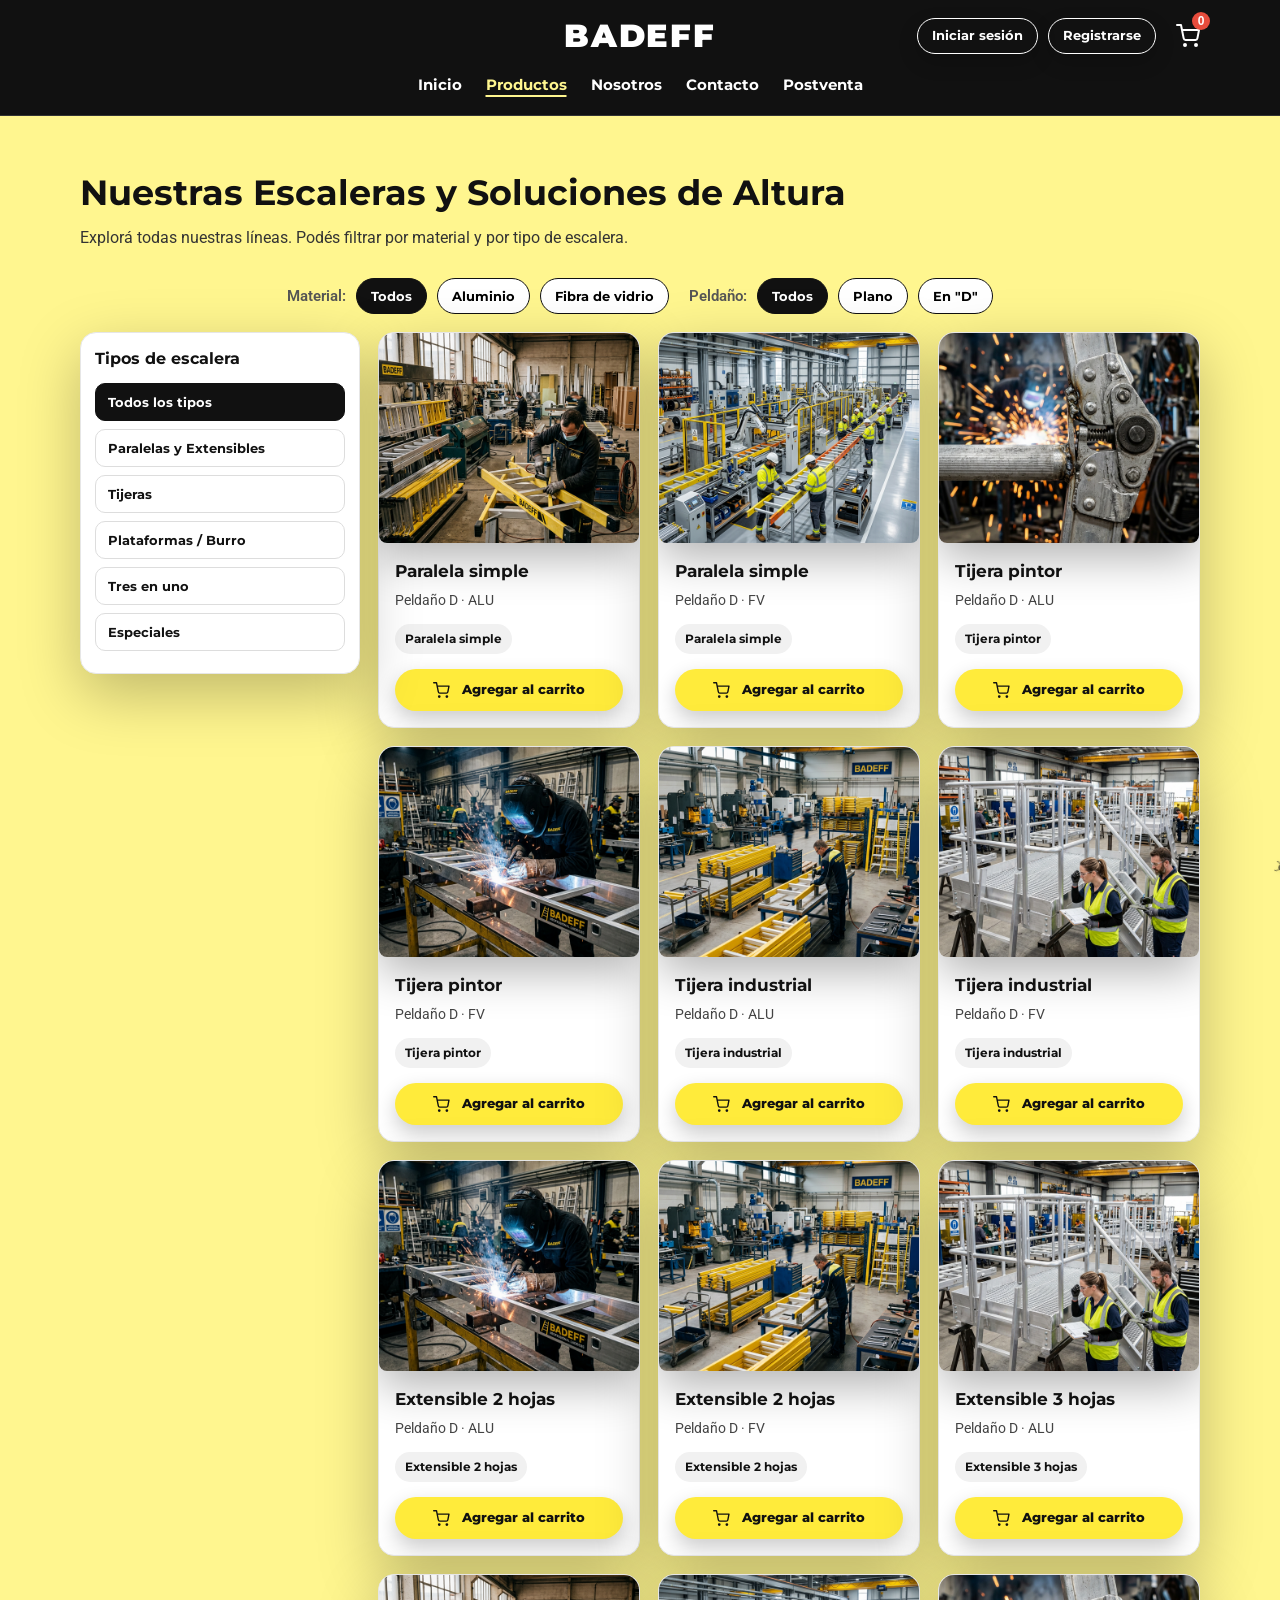
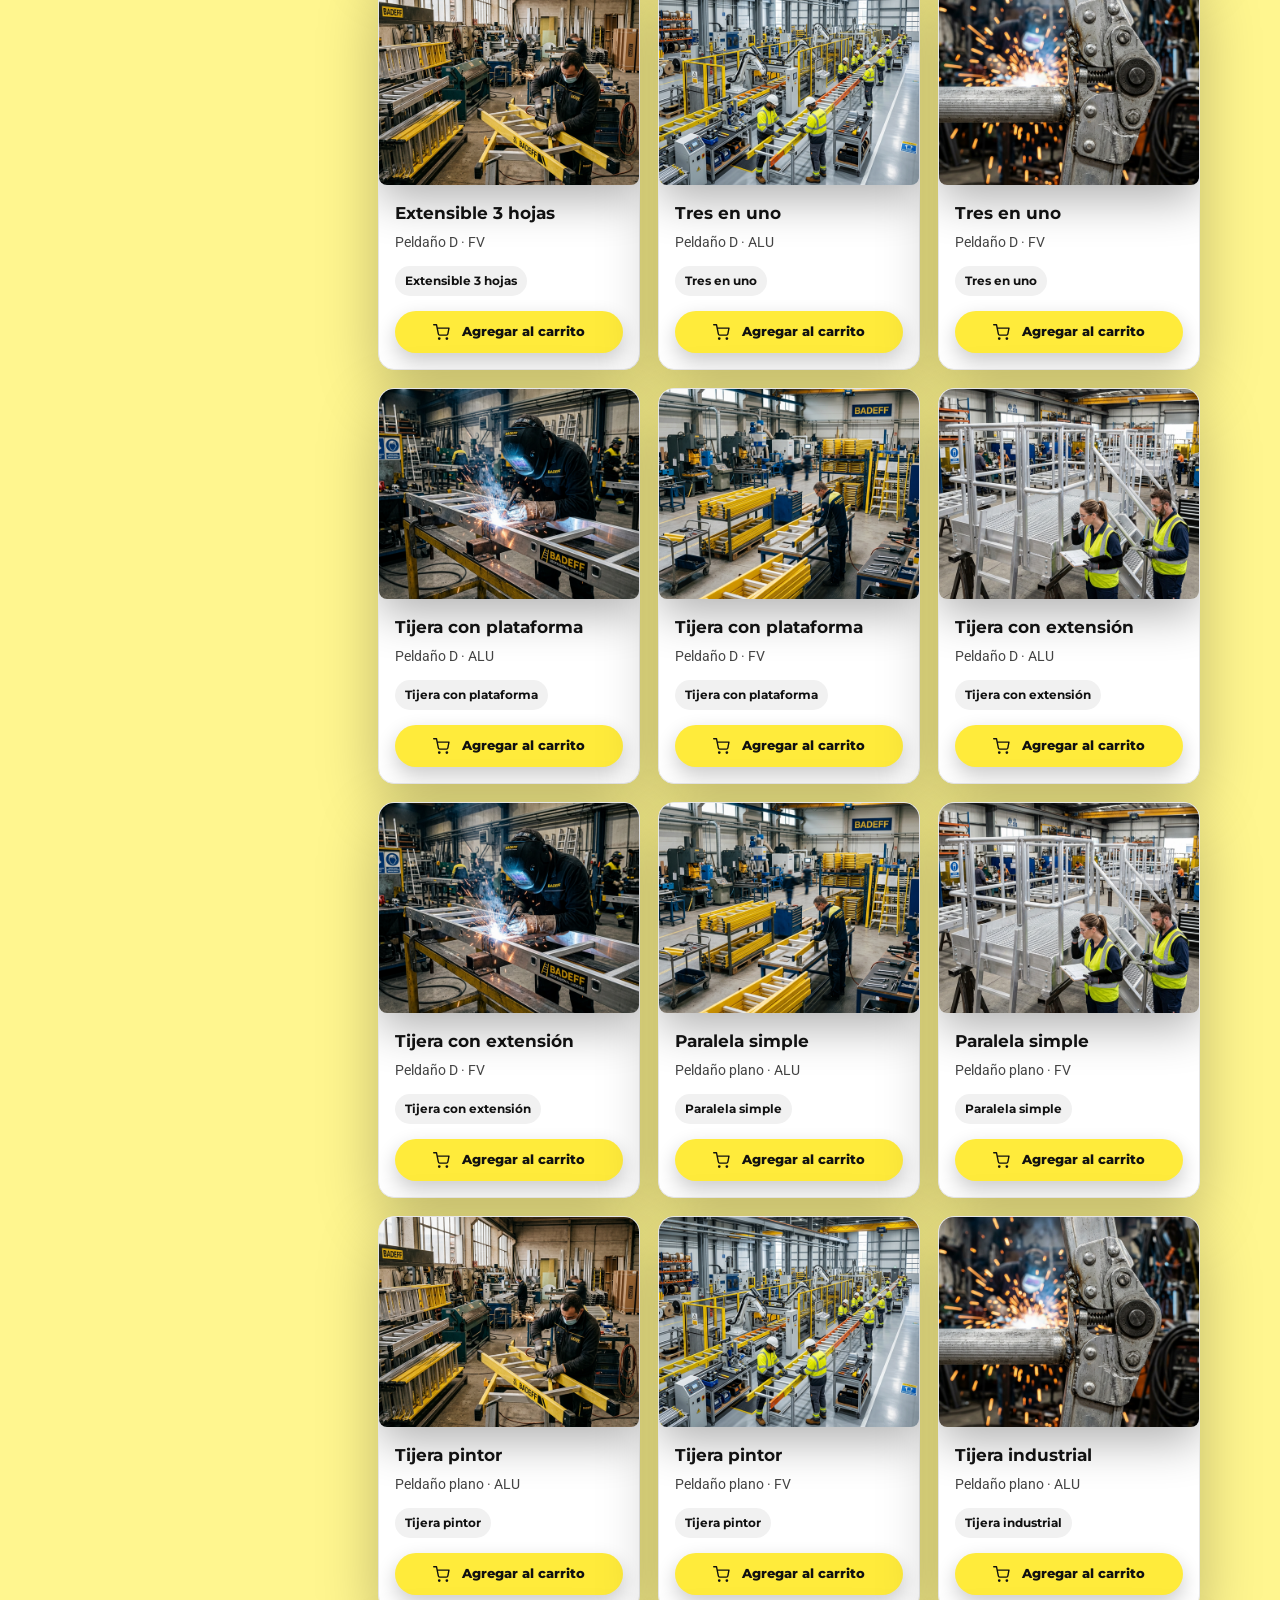
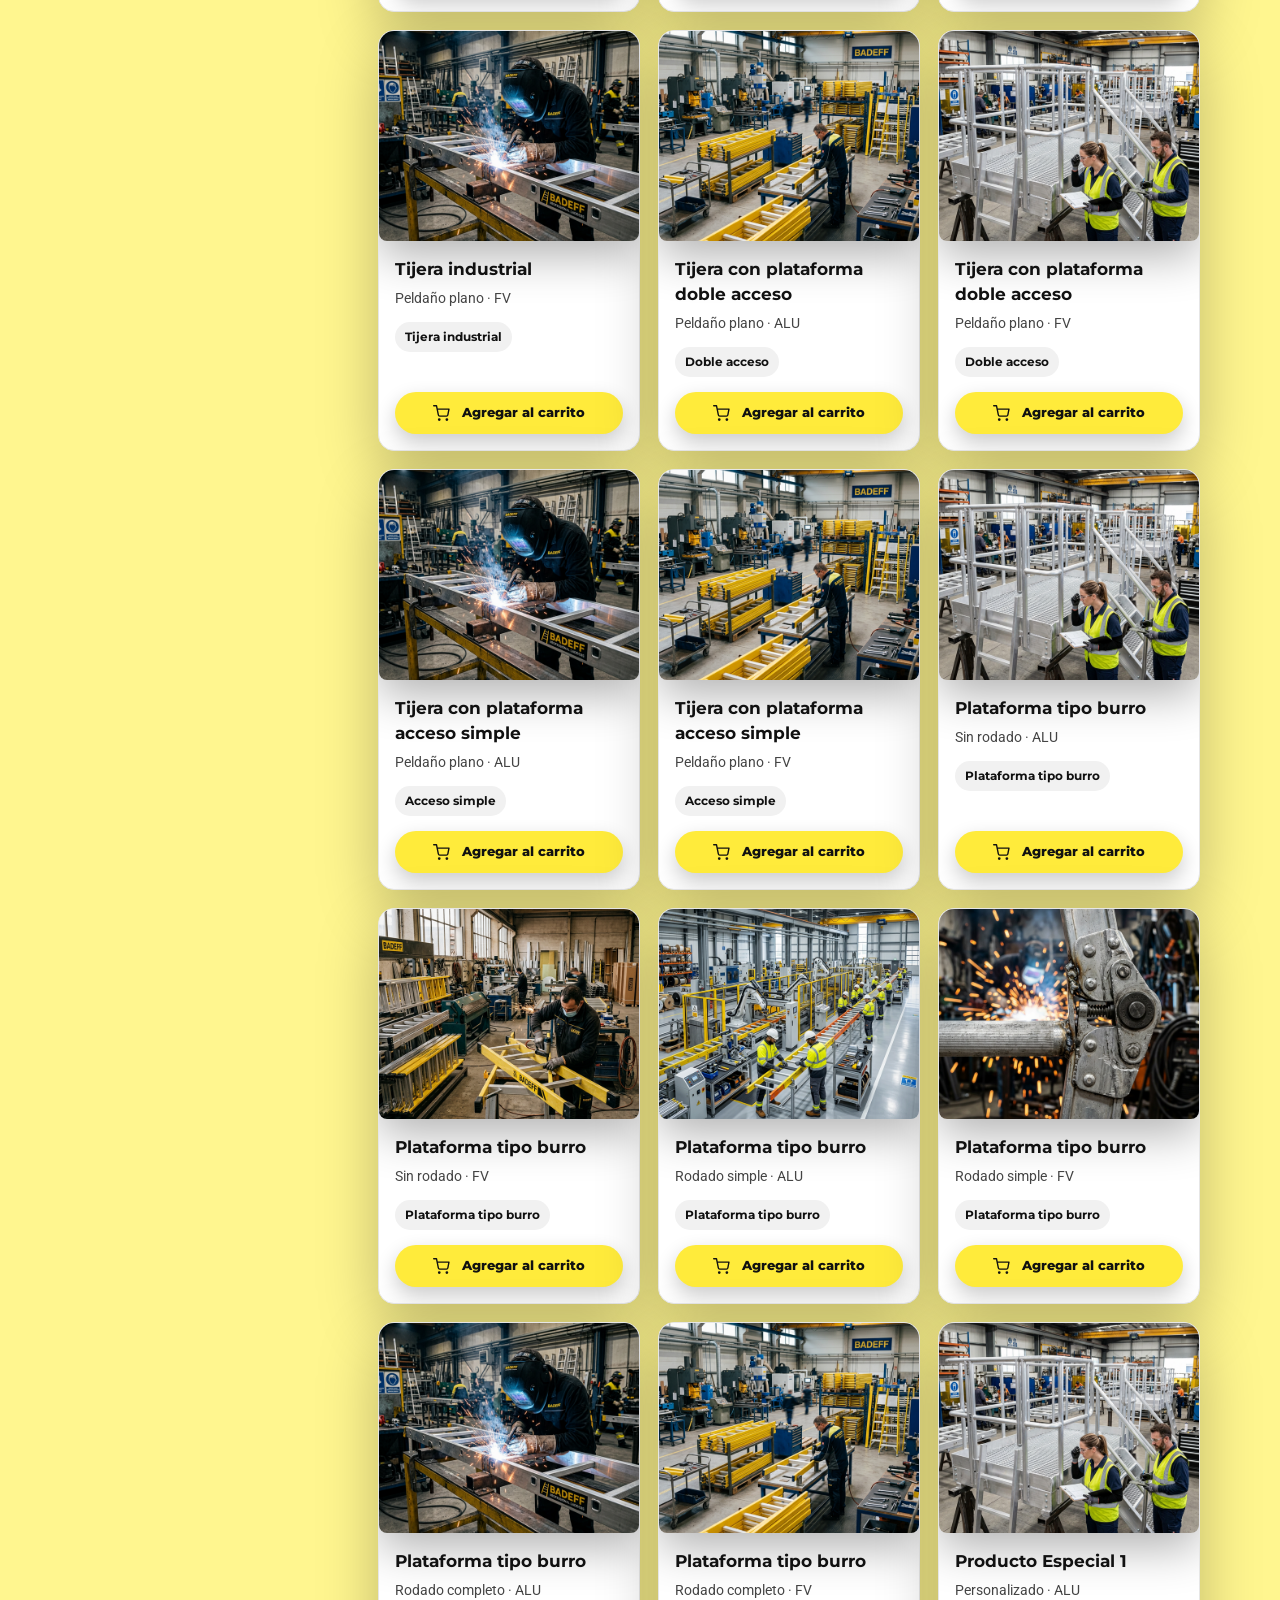
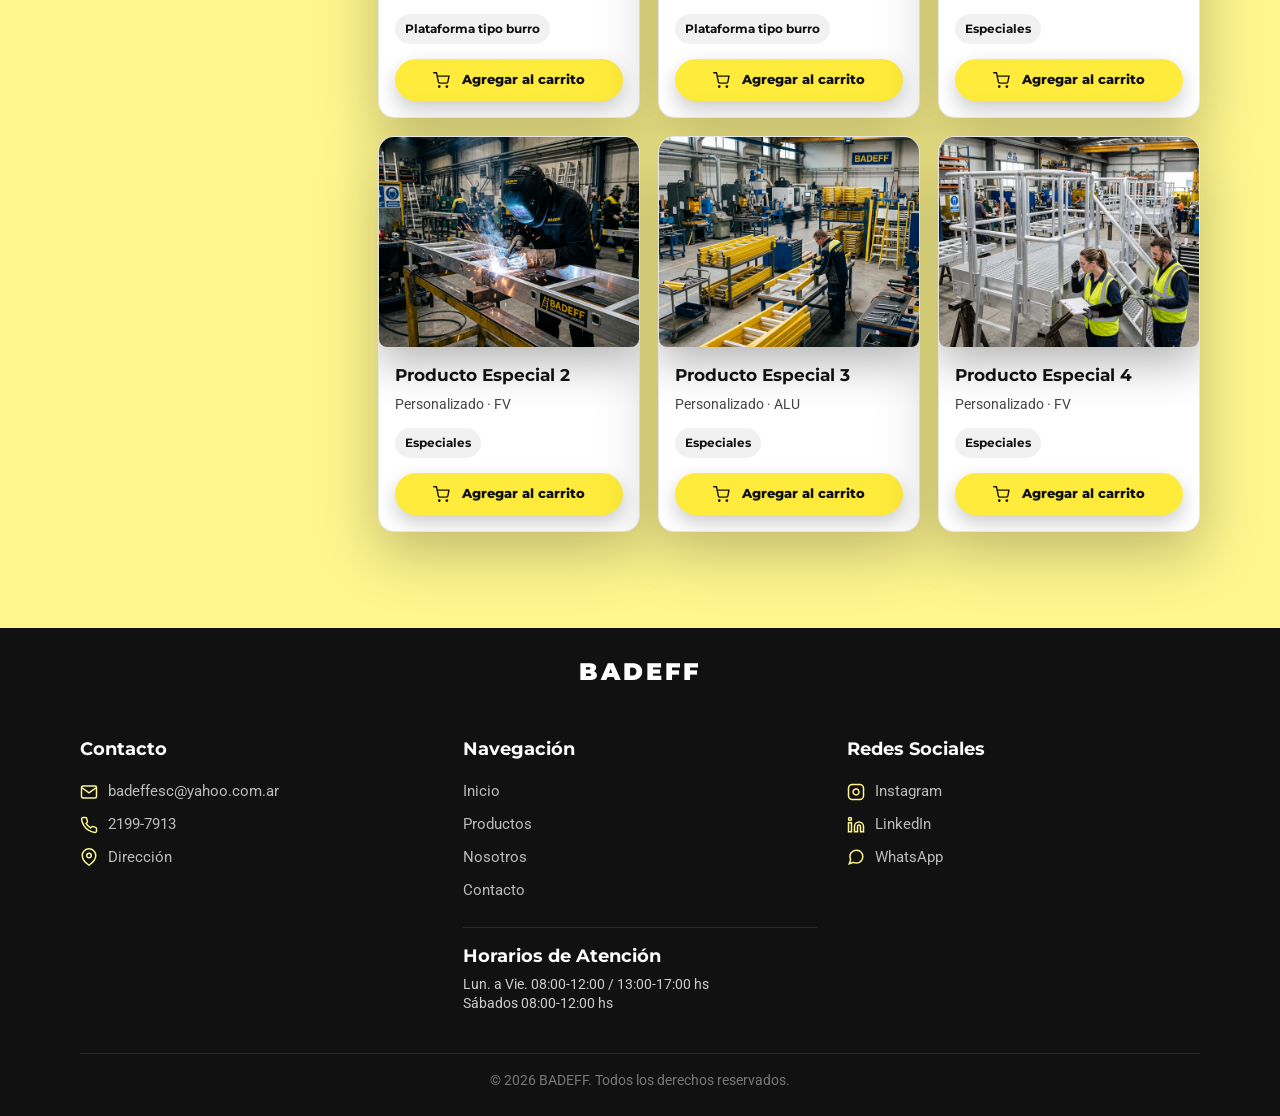
<file: productos.html>
<!DOCTYPE html>
<html lang="es">
<head>
  <meta charset="UTF-8" />
  <link rel="icon" type="image/jpeg" href="assets/img/logo-badeff.jpg" />
  <meta name="viewport" content="width=device-width, initial-scale=1.0" />
  <title>Catálogo de Escaleras de Aluminio, Fibra y Plataformas | BADEFF</title>
  <meta name="description" content="Explorá nuestro catálogo de escaleras de aluminio reforzadas, escaleras dieléctricas de fibra de vidrio y plataformas de trabajo industriales. Fabricación nacional." />
  <link rel="stylesheet" href="assets/css/styles-v4.css" />
<style>
/* EASTER EGG: Hormigas Caminadoras (V4.2 - INLINE) */
.bg-ant { position: fixed; z-index: 2 !important; pointer-events: none; width: 24px; height: 32px; opacity: 0.65; filter: drop-shadow(0 1px 2px rgba(0,0,0,0.2)); }
.ant-leg { stroke: #111; stroke-width: 1.2; fill: none; transform-origin: center; }
.ant-leg-left { animation: leg-swing-left 0.2s infinite alternate ease-in-out; }
.ant-leg-right { animation: leg-swing-right 0.2s infinite alternate-reverse ease-in-out; }
@keyframes leg-swing-left { 0% { transform: rotate(-5deg); } 100% { transform: rotate(5deg); } }
@keyframes leg-swing-right { 0% { transform: rotate(5deg); } 100% { transform: rotate(-5deg); } }
</style>
</head>
<body>
  <header class="site-header">
    <div class="container site-header-inner">
      <button class="nav-toggle" data-nav-toggle aria-label="Abrir menú" aria-expanded="false">☰</button>
      <a class="brand" href="index.html" aria-label="Inicio BADEFF">BADEFF</a>
      <div class="header-auth" aria-label="Acceso de usuario">
        <a href="cuenta.html?tab=login" class="auth-btn">Iniciar sesión</a>
        <a href="cuenta.html?tab=registro" class="auth-btn">Registrarse</a>
      </div>
      <nav class="site-nav" data-nav aria-label="Navegación principal">
        <ul>
          <li><a href="index.html">Inicio</a></li>
          <li><a class="active" href="productos.html">Productos</a></li>
          <li><a href="nosotros.html">Nosotros</a></li>
          <li><a href="contacto.html">Contacto</a></li>
          <li><a href="contacto.html?tipo=postventa">Postventa</a></li>
        </ul>
      </nav>
    </div>
  </header>

  <main class="section">
    <div class="container">
      <h1 class="section-title">Nuestras Escaleras y Soluciones de Altura</h1>
      <p class="section-subtitle">Explorá todas nuestras líneas. Podés filtrar por material y por tipo de escalera.</p>
      <div class="products-top-filters" aria-label="Filtros principales" style="flex-wrap: wrap; gap: 20px;">
        <div style="display: flex; gap: 10px; align-items: center;">
          <span style="font-weight: 600; font-size: 0.95rem; color: #555;">Material:</span>
          <button class="filter-btn active" data-filter-material="todos">Todos</button>
          <button class="filter-btn" data-filter-material="alu">Aluminio</button>
          <button class="filter-btn" data-filter-material="fv">Fibra de vidrio</button>
        </div>
        <div style="display: flex; gap: 10px; align-items: center;">
          <span style="font-weight: 600; font-size: 0.95rem; color: #555;">Peldaño:</span>
          <button class="filter-btn active" data-filter-step="todos">Todos</button>
          <button class="filter-btn" data-filter-step="plano">Plano</button>
          <button class="filter-btn" data-filter-step="D">En "D"</button>
        </div>
      </div>

      <div class="products-layout">
        <aside class="products-sidebar card" aria-label="Filtros por tipo">
          <h2>Tipos de escalera</h2>
          <button class="sidebar-filter-btn active" data-filter-family="todos">Todos los tipos</button>
          <button class="sidebar-filter-btn" data-filter-family="paralela">Paralelas y Extensibles</button>
          <button class="sidebar-filter-btn" data-filter-family="tijera">Tijeras</button>
          <button class="sidebar-filter-btn" data-filter-family="plataforma">Plataformas / Burro</button>
          <button class="sidebar-filter-btn" data-filter-family="tres-en-uno">Tres en uno</button>
          <button class="sidebar-filter-btn" data-filter-family="especiales">Especiales</button>
        </aside>

        <section class="products-grid" id="catalogo-productos">
          <article class="card product-card" data-product-card data-material="alu" data-family="paralela-simple">
            <img src="assets/img/industrial-wip-1.png" alt="Paralela simple" loading="lazy" />
            <div class="product-body"><h2 class="product-title">Paralela simple</h2><p class="product-meta">Peldaño D · ALU</p><span class="badge">Paralela simple</span>
            <button class="btn btn-secondary btn-carrito" style="width: 100%; margin-top: 15px;"><svg class="cart-svg-icon" viewBox="0 0 24 24" fill="none" stroke="currentColor" stroke-width="2" stroke-linecap="round" stroke-linejoin="round"><circle cx="9" cy="21" r="1"></circle><circle cx="20" cy="21" r="1"></circle><path d="M1 1h4l2.68 13.39a2 2 0 0 0 2 1.61h9.72a2 2 0 0 0 2-1.61L23 6H6"></path></svg> Agregar al carrito</button>
          </div>
          </article>
          <article class="card product-card" data-product-card data-material="fv" data-family="paralela-simple">
            <img src="assets/img/industrial-wip-2.png" alt="Paralela simple" loading="lazy" />
            <div class="product-body"><h2 class="product-title">Paralela simple</h2><p class="product-meta">Peldaño D · FV</p><span class="badge">Paralela simple</span>
            <button class="btn btn-secondary btn-carrito" style="width: 100%; margin-top: 15px;"><svg class="cart-svg-icon" viewBox="0 0 24 24" fill="none" stroke="currentColor" stroke-width="2" stroke-linecap="round" stroke-linejoin="round"><circle cx="9" cy="21" r="1"></circle><circle cx="20" cy="21" r="1"></circle><path d="M1 1h4l2.68 13.39a2 2 0 0 0 2 1.61h9.72a2 2 0 0 0 2-1.61L23 6H6"></path></svg> Agregar al carrito</button>
          </div>
          </article>
          <article class="card product-card" data-product-card data-material="alu" data-family="tijera-pintor">
            <img src="assets/img/industrial-wip-3.png" alt="Tijera pintor" loading="lazy" />
            <div class="product-body"><h2 class="product-title">Tijera pintor</h2><p class="product-meta">Peldaño D · ALU</p><span class="badge">Tijera pintor</span>
            <button class="btn btn-secondary btn-carrito" style="width: 100%; margin-top: 15px;"><svg class="cart-svg-icon" viewBox="0 0 24 24" fill="none" stroke="currentColor" stroke-width="2" stroke-linecap="round" stroke-linejoin="round"><circle cx="9" cy="21" r="1"></circle><circle cx="20" cy="21" r="1"></circle><path d="M1 1h4l2.68 13.39a2 2 0 0 0 2 1.61h9.72a2 2 0 0 0 2-1.61L23 6H6"></path></svg> Agregar al carrito</button>
          </div>
          </article>
          <article class="card product-card" data-product-card data-material="fv" data-family="tijera-pintor">
            <img src="assets/img/factory-1.png" alt="Tijera pintor" loading="lazy" />
            <div class="product-body"><h2 class="product-title">Tijera pintor</h2><p class="product-meta">Peldaño D · FV</p><span class="badge">Tijera pintor</span>
            <button class="btn btn-secondary btn-carrito" style="width: 100%; margin-top: 15px;"><svg class="cart-svg-icon" viewBox="0 0 24 24" fill="none" stroke="currentColor" stroke-width="2" stroke-linecap="round" stroke-linejoin="round"><circle cx="9" cy="21" r="1"></circle><circle cx="20" cy="21" r="1"></circle><path d="M1 1h4l2.68 13.39a2 2 0 0 0 2 1.61h9.72a2 2 0 0 0 2-1.61L23 6H6"></path></svg> Agregar al carrito</button>
          </div>
          </article>
          <article class="card product-card" data-product-card data-material="alu" data-family="tijera-industrial">
            <img src="assets/img/factory-2.png" alt="Tijera industrial" loading="lazy" />
            <div class="product-body"><h2 class="product-title">Tijera industrial</h2><p class="product-meta">Peldaño D · ALU</p><span class="badge">Tijera industrial</span>
            <button class="btn btn-secondary btn-carrito" style="width: 100%; margin-top: 15px;"><svg class="cart-svg-icon" viewBox="0 0 24 24" fill="none" stroke="currentColor" stroke-width="2" stroke-linecap="round" stroke-linejoin="round"><circle cx="9" cy="21" r="1"></circle><circle cx="20" cy="21" r="1"></circle><path d="M1 1h4l2.68 13.39a2 2 0 0 0 2 1.61h9.72a2 2 0 0 0 2-1.61L23 6H6"></path></svg> Agregar al carrito</button>
          </div>
          </article>
          <article class="card product-card" data-product-card data-material="fv" data-family="tijera-industrial">
            <img src="assets/img/factory-3.png" alt="Tijera industrial" loading="lazy" />
            <div class="product-body"><h2 class="product-title">Tijera industrial</h2><p class="product-meta">Peldaño D · FV</p><span class="badge">Tijera industrial</span>
            <button class="btn btn-secondary btn-carrito" style="width: 100%; margin-top: 15px;"><svg class="cart-svg-icon" viewBox="0 0 24 24" fill="none" stroke="currentColor" stroke-width="2" stroke-linecap="round" stroke-linejoin="round"><circle cx="9" cy="21" r="1"></circle><circle cx="20" cy="21" r="1"></circle><path d="M1 1h4l2.68 13.39a2 2 0 0 0 2 1.61h9.72a2 2 0 0 0 2-1.61L23 6H6"></path></svg> Agregar al carrito</button>
          </div>
          </article>
          <article class="card product-card" data-product-card data-material="alu" data-family="extensible-2-hojas">
            <img src="assets/img/badeff_industrial_1.png" alt="Extensible 2 hojas" loading="lazy" />
            <div class="product-body"><h2 class="product-title">Extensible 2 hojas</h2><p class="product-meta">Peldaño D · ALU</p><span class="badge">Extensible 2 hojas</span>
            <button class="btn btn-secondary btn-carrito" style="width: 100%; margin-top: 15px;"><svg class="cart-svg-icon" viewBox="0 0 24 24" fill="none" stroke="currentColor" stroke-width="2" stroke-linecap="round" stroke-linejoin="round"><circle cx="9" cy="21" r="1"></circle><circle cx="20" cy="21" r="1"></circle><path d="M1 1h4l2.68 13.39a2 2 0 0 0 2 1.61h9.72a2 2 0 0 0 2-1.61L23 6H6"></path></svg> Agregar al carrito</button>
          </div>
          </article>
          <article class="card product-card" data-product-card data-material="fv" data-family="extensible-2-hojas">
            <img src="assets/img/badeff_industrial_2.png" alt="Extensible 2 hojas" loading="lazy" />
            <div class="product-body"><h2 class="product-title">Extensible 2 hojas</h2><p class="product-meta">Peldaño D · FV</p><span class="badge">Extensible 2 hojas</span>
            <button class="btn btn-secondary btn-carrito" style="width: 100%; margin-top: 15px;"><svg class="cart-svg-icon" viewBox="0 0 24 24" fill="none" stroke="currentColor" stroke-width="2" stroke-linecap="round" stroke-linejoin="round"><circle cx="9" cy="21" r="1"></circle><circle cx="20" cy="21" r="1"></circle><path d="M1 1h4l2.68 13.39a2 2 0 0 0 2 1.61h9.72a2 2 0 0 0 2-1.61L23 6H6"></path></svg> Agregar al carrito</button>
          </div>
          </article>
          <article class="card product-card" data-product-card data-material="alu" data-family="extensible-3-hojas">
            <img src="assets/img/badeff_industrial_3.png" alt="Extensible 3 hojas" loading="lazy" />
            <div class="product-body"><h2 class="product-title">Extensible 3 hojas</h2><p class="product-meta">Peldaño D · ALU</p><span class="badge">Extensible 3 hojas</span>
            <button class="btn btn-secondary btn-carrito" style="width: 100%; margin-top: 15px;"><svg class="cart-svg-icon" viewBox="0 0 24 24" fill="none" stroke="currentColor" stroke-width="2" stroke-linecap="round" stroke-linejoin="round"><circle cx="9" cy="21" r="1"></circle><circle cx="20" cy="21" r="1"></circle><path d="M1 1h4l2.68 13.39a2 2 0 0 0 2 1.61h9.72a2 2 0 0 0 2-1.61L23 6H6"></path></svg> Agregar al carrito</button>
          </div>
          </article>
          <article class="card product-card" data-product-card data-material="fv" data-family="extensible-3-hojas">
            <img src="assets/img/industrial-wip-1.png" alt="Extensible 3 hojas" loading="lazy" />
            <div class="product-body"><h2 class="product-title">Extensible 3 hojas</h2><p class="product-meta">Peldaño D · FV</p><span class="badge">Extensible 3 hojas</span>
            <button class="btn btn-secondary btn-carrito" style="width: 100%; margin-top: 15px;"><svg class="cart-svg-icon" viewBox="0 0 24 24" fill="none" stroke="currentColor" stroke-width="2" stroke-linecap="round" stroke-linejoin="round"><circle cx="9" cy="21" r="1"></circle><circle cx="20" cy="21" r="1"></circle><path d="M1 1h4l2.68 13.39a2 2 0 0 0 2 1.61h9.72a2 2 0 0 0 2-1.61L23 6H6"></path></svg> Agregar al carrito</button>
          </div>
          </article>
          <article class="card product-card" data-product-card data-material="alu" data-family="tres-en-uno">
            <img src="assets/img/industrial-wip-2.png" alt="Tres en uno" loading="lazy" />
            <div class="product-body"><h2 class="product-title">Tres en uno</h2><p class="product-meta">Peldaño D · ALU</p><span class="badge">Tres en uno</span>
            <button class="btn btn-secondary btn-carrito" style="width: 100%; margin-top: 15px;"><svg class="cart-svg-icon" viewBox="0 0 24 24" fill="none" stroke="currentColor" stroke-width="2" stroke-linecap="round" stroke-linejoin="round"><circle cx="9" cy="21" r="1"></circle><circle cx="20" cy="21" r="1"></circle><path d="M1 1h4l2.68 13.39a2 2 0 0 0 2 1.61h9.72a2 2 0 0 0 2-1.61L23 6H6"></path></svg> Agregar al carrito</button>
          </div>
          </article>
          <article class="card product-card" data-product-card data-material="fv" data-family="tres-en-uno">
            <img src="assets/img/industrial-wip-3.png" alt="Tres en uno" loading="lazy" />
            <div class="product-body"><h2 class="product-title">Tres en uno</h2><p class="product-meta">Peldaño D · FV</p><span class="badge">Tres en uno</span>
            <button class="btn btn-secondary btn-carrito" style="width: 100%; margin-top: 15px;"><svg class="cart-svg-icon" viewBox="0 0 24 24" fill="none" stroke="currentColor" stroke-width="2" stroke-linecap="round" stroke-linejoin="round"><circle cx="9" cy="21" r="1"></circle><circle cx="20" cy="21" r="1"></circle><path d="M1 1h4l2.68 13.39a2 2 0 0 0 2 1.61h9.72a2 2 0 0 0 2-1.61L23 6H6"></path></svg> Agregar al carrito</button>
          </div>
          </article>
          <article class="card product-card" data-product-card data-material="alu" data-family="tijera-con-plataforma">
            <img src="assets/img/factory-1.png" alt="Tijera con plataforma" loading="lazy" />
            <div class="product-body"><h2 class="product-title">Tijera con plataforma</h2><p class="product-meta">Peldaño D · ALU</p><span class="badge">Tijera con plataforma</span>
            <button class="btn btn-secondary btn-carrito" style="width: 100%; margin-top: 15px;"><svg class="cart-svg-icon" viewBox="0 0 24 24" fill="none" stroke="currentColor" stroke-width="2" stroke-linecap="round" stroke-linejoin="round"><circle cx="9" cy="21" r="1"></circle><circle cx="20" cy="21" r="1"></circle><path d="M1 1h4l2.68 13.39a2 2 0 0 0 2 1.61h9.72a2 2 0 0 0 2-1.61L23 6H6"></path></svg> Agregar al carrito</button>
          </div>
          </article>
          <article class="card product-card" data-product-card data-material="fv" data-family="tijera-con-plataforma">
            <img src="assets/img/factory-2.png" alt="Tijera con plataforma" loading="lazy" />
            <div class="product-body"><h2 class="product-title">Tijera con plataforma</h2><p class="product-meta">Peldaño D · FV</p><span class="badge">Tijera con plataforma</span>
            <button class="btn btn-secondary btn-carrito" style="width: 100%; margin-top: 15px;"><svg class="cart-svg-icon" viewBox="0 0 24 24" fill="none" stroke="currentColor" stroke-width="2" stroke-linecap="round" stroke-linejoin="round"><circle cx="9" cy="21" r="1"></circle><circle cx="20" cy="21" r="1"></circle><path d="M1 1h4l2.68 13.39a2 2 0 0 0 2 1.61h9.72a2 2 0 0 0 2-1.61L23 6H6"></path></svg> Agregar al carrito</button>
          </div>
          </article>
          <article class="card product-card" data-product-card data-material="alu" data-family="tijera-con-extencion">
            <img src="assets/img/factory-3.png" alt="Tijera con extensión" loading="lazy" />
            <div class="product-body"><h2 class="product-title">Tijera con extensión</h2><p class="product-meta">Peldaño D · ALU</p><span class="badge">Tijera con extensión</span>
            <button class="btn btn-secondary btn-carrito" style="width: 100%; margin-top: 15px;"><svg class="cart-svg-icon" viewBox="0 0 24 24" fill="none" stroke="currentColor" stroke-width="2" stroke-linecap="round" stroke-linejoin="round"><circle cx="9" cy="21" r="1"></circle><circle cx="20" cy="21" r="1"></circle><path d="M1 1h4l2.68 13.39a2 2 0 0 0 2 1.61h9.72a2 2 0 0 0 2-1.61L23 6H6"></path></svg> Agregar al carrito</button>
          </div>
          </article>
          <article class="card product-card" data-product-card data-material="fv" data-family="tijera-con-extencion">
            <img src="assets/img/badeff_industrial_1.png" alt="Tijera con extensión" loading="lazy" />
            <div class="product-body"><h2 class="product-title">Tijera con extensión</h2><p class="product-meta">Peldaño D · FV</p><span class="badge">Tijera con extensión</span>
            <button class="btn btn-secondary btn-carrito" style="width: 100%; margin-top: 15px;"><svg class="cart-svg-icon" viewBox="0 0 24 24" fill="none" stroke="currentColor" stroke-width="2" stroke-linecap="round" stroke-linejoin="round"><circle cx="9" cy="21" r="1"></circle><circle cx="20" cy="21" r="1"></circle><path d="M1 1h4l2.68 13.39a2 2 0 0 0 2 1.61h9.72a2 2 0 0 0 2-1.61L23 6H6"></path></svg> Agregar al carrito</button>
          </div>
          </article>

          <article class="card product-card" data-product-card data-material="alu" data-family="paralela-simple">
            <img src="assets/img/badeff_industrial_2.png" alt="Paralela simple" loading="lazy" />
            <div class="product-body"><h2 class="product-title">Paralela simple</h2><p class="product-meta">Peldaño plano · ALU</p><span class="badge">Paralela simple</span>
            <button class="btn btn-secondary btn-carrito" style="width: 100%; margin-top: 15px;"><svg class="cart-svg-icon" viewBox="0 0 24 24" fill="none" stroke="currentColor" stroke-width="2" stroke-linecap="round" stroke-linejoin="round"><circle cx="9" cy="21" r="1"></circle><circle cx="20" cy="21" r="1"></circle><path d="M1 1h4l2.68 13.39a2 2 0 0 0 2 1.61h9.72a2 2 0 0 0 2-1.61L23 6H6"></path></svg> Agregar al carrito</button>
          </div>
          </article>
          <article class="card product-card" data-product-card data-material="fv" data-family="paralela-simple">
            <img src="assets/img/badeff_industrial_3.png" alt="Paralela simple" loading="lazy" />
            <div class="product-body"><h2 class="product-title">Paralela simple</h2><p class="product-meta">Peldaño plano · FV</p><span class="badge">Paralela simple</span>
            <button class="btn btn-secondary btn-carrito" style="width: 100%; margin-top: 15px;"><svg class="cart-svg-icon" viewBox="0 0 24 24" fill="none" stroke="currentColor" stroke-width="2" stroke-linecap="round" stroke-linejoin="round"><circle cx="9" cy="21" r="1"></circle><circle cx="20" cy="21" r="1"></circle><path d="M1 1h4l2.68 13.39a2 2 0 0 0 2 1.61h9.72a2 2 0 0 0 2-1.61L23 6H6"></path></svg> Agregar al carrito</button>
          </div>
          </article>
          <article class="card product-card" data-product-card data-material="alu" data-family="tijera-pintor">
            <img src="assets/img/industrial-wip-1.png" alt="Tijera pintor" loading="lazy" />
            <div class="product-body"><h2 class="product-title">Tijera pintor</h2><p class="product-meta">Peldaño plano · ALU</p><span class="badge">Tijera pintor</span>
            <button class="btn btn-secondary btn-carrito" style="width: 100%; margin-top: 15px;"><svg class="cart-svg-icon" viewBox="0 0 24 24" fill="none" stroke="currentColor" stroke-width="2" stroke-linecap="round" stroke-linejoin="round"><circle cx="9" cy="21" r="1"></circle><circle cx="20" cy="21" r="1"></circle><path d="M1 1h4l2.68 13.39a2 2 0 0 0 2 1.61h9.72a2 2 0 0 0 2-1.61L23 6H6"></path></svg> Agregar al carrito</button>
          </div>
          </article>
          <article class="card product-card" data-product-card data-material="fv" data-family="tijera-pintor">
            <img src="assets/img/industrial-wip-2.png" alt="Tijera pintor" loading="lazy" />
            <div class="product-body"><h2 class="product-title">Tijera pintor</h2><p class="product-meta">Peldaño plano · FV</p><span class="badge">Tijera pintor</span>
            <button class="btn btn-secondary btn-carrito" style="width: 100%; margin-top: 15px;"><svg class="cart-svg-icon" viewBox="0 0 24 24" fill="none" stroke="currentColor" stroke-width="2" stroke-linecap="round" stroke-linejoin="round"><circle cx="9" cy="21" r="1"></circle><circle cx="20" cy="21" r="1"></circle><path d="M1 1h4l2.68 13.39a2 2 0 0 0 2 1.61h9.72a2 2 0 0 0 2-1.61L23 6H6"></path></svg> Agregar al carrito</button>
          </div>
          </article>
          <article class="card product-card" data-product-card data-material="alu" data-family="tijera-industrial">
            <img src="assets/img/industrial-wip-3.png" alt="Tijera industrial" loading="lazy" />
            <div class="product-body"><h2 class="product-title">Tijera industrial</h2><p class="product-meta">Peldaño plano · ALU</p><span class="badge">Tijera industrial</span>
            <button class="btn btn-secondary btn-carrito" style="width: 100%; margin-top: 15px;"><svg class="cart-svg-icon" viewBox="0 0 24 24" fill="none" stroke="currentColor" stroke-width="2" stroke-linecap="round" stroke-linejoin="round"><circle cx="9" cy="21" r="1"></circle><circle cx="20" cy="21" r="1"></circle><path d="M1 1h4l2.68 13.39a2 2 0 0 0 2 1.61h9.72a2 2 0 0 0 2-1.61L23 6H6"></path></svg> Agregar al carrito</button>
          </div>
          </article>
          <article class="card product-card" data-product-card data-material="fv" data-family="tijera-industrial">
            <img src="assets/img/factory-1.png" alt="Tijera industrial" loading="lazy" />
            <div class="product-body"><h2 class="product-title">Tijera industrial</h2><p class="product-meta">Peldaño plano · FV</p><span class="badge">Tijera industrial</span>
            <button class="btn btn-secondary btn-carrito" style="width: 100%; margin-top: 15px;"><svg class="cart-svg-icon" viewBox="0 0 24 24" fill="none" stroke="currentColor" stroke-width="2" stroke-linecap="round" stroke-linejoin="round"><circle cx="9" cy="21" r="1"></circle><circle cx="20" cy="21" r="1"></circle><path d="M1 1h4l2.68 13.39a2 2 0 0 0 2 1.61h9.72a2 2 0 0 0 2-1.61L23 6H6"></path></svg> Agregar al carrito</button>
          </div>
          </article>
          <article class="card product-card" data-product-card data-material="alu" data-family="plataforma-doble-acceso">
            <img src="assets/img/factory-2.png" alt="Tijera con plataforma doble acceso" loading="lazy" />
            <div class="product-body"><h2 class="product-title">Tijera con plataforma doble acceso</h2><p class="product-meta">Peldaño plano · ALU</p><span class="badge">Doble acceso</span>
            <button class="btn btn-secondary btn-carrito" style="width: 100%; margin-top: 15px;"><svg class="cart-svg-icon" viewBox="0 0 24 24" fill="none" stroke="currentColor" stroke-width="2" stroke-linecap="round" stroke-linejoin="round"><circle cx="9" cy="21" r="1"></circle><circle cx="20" cy="21" r="1"></circle><path d="M1 1h4l2.68 13.39a2 2 0 0 0 2 1.61h9.72a2 2 0 0 0 2-1.61L23 6H6"></path></svg> Agregar al carrito</button>
          </div>
          </article>
          <article class="card product-card" data-product-card data-material="fv" data-family="plataforma-doble-acceso">
            <img src="assets/img/factory-3.png" alt="Tijera con plataforma doble acceso" loading="lazy" />
            <div class="product-body"><h2 class="product-title">Tijera con plataforma doble acceso</h2><p class="product-meta">Peldaño plano · FV</p><span class="badge">Doble acceso</span>
            <button class="btn btn-secondary btn-carrito" style="width: 100%; margin-top: 15px;"><svg class="cart-svg-icon" viewBox="0 0 24 24" fill="none" stroke="currentColor" stroke-width="2" stroke-linecap="round" stroke-linejoin="round"><circle cx="9" cy="21" r="1"></circle><circle cx="20" cy="21" r="1"></circle><path d="M1 1h4l2.68 13.39a2 2 0 0 0 2 1.61h9.72a2 2 0 0 0 2-1.61L23 6H6"></path></svg> Agregar al carrito</button>
          </div>
          </article>
          <article class="card product-card" data-product-card data-material="alu" data-family="plataforma-acceso-simple">
            <img src="assets/img/badeff_industrial_1.png" alt="Tijera con plataforma acceso simple" loading="lazy" />
            <div class="product-body"><h2 class="product-title">Tijera con plataforma acceso simple</h2><p class="product-meta">Peldaño plano · ALU</p><span class="badge">Acceso simple</span>
            <button class="btn btn-secondary btn-carrito" style="width: 100%; margin-top: 15px;"><svg class="cart-svg-icon" viewBox="0 0 24 24" fill="none" stroke="currentColor" stroke-width="2" stroke-linecap="round" stroke-linejoin="round"><circle cx="9" cy="21" r="1"></circle><circle cx="20" cy="21" r="1"></circle><path d="M1 1h4l2.68 13.39a2 2 0 0 0 2 1.61h9.72a2 2 0 0 0 2-1.61L23 6H6"></path></svg> Agregar al carrito</button>
          </div>
          </article>
          <article class="card product-card" data-product-card data-material="fv" data-family="plataforma-acceso-simple">
            <img src="assets/img/badeff_industrial_2.png" alt="Tijera con plataforma acceso simple" loading="lazy" />
            <div class="product-body"><h2 class="product-title">Tijera con plataforma acceso simple</h2><p class="product-meta">Peldaño plano · FV</p><span class="badge">Acceso simple</span>
            <button class="btn btn-secondary btn-carrito" style="width: 100%; margin-top: 15px;"><svg class="cart-svg-icon" viewBox="0 0 24 24" fill="none" stroke="currentColor" stroke-width="2" stroke-linecap="round" stroke-linejoin="round"><circle cx="9" cy="21" r="1"></circle><circle cx="20" cy="21" r="1"></circle><path d="M1 1h4l2.68 13.39a2 2 0 0 0 2 1.61h9.72a2 2 0 0 0 2-1.61L23 6H6"></path></svg> Agregar al carrito</button>
          </div>
          </article>

          <article class="card product-card" data-product-card data-material="alu" data-family="plataforma-burro">
            <img src="assets/img/badeff_industrial_3.png" alt="Plataforma tipo burro" loading="lazy" />
            <div class="product-body"><h2 class="product-title">Plataforma tipo burro</h2><p class="product-meta">Sin rodado · ALU</p><span class="badge">Plataforma tipo burro</span>
            <button class="btn btn-secondary btn-carrito" style="width: 100%; margin-top: 15px;"><svg class="cart-svg-icon" viewBox="0 0 24 24" fill="none" stroke="currentColor" stroke-width="2" stroke-linecap="round" stroke-linejoin="round"><circle cx="9" cy="21" r="1"></circle><circle cx="20" cy="21" r="1"></circle><path d="M1 1h4l2.68 13.39a2 2 0 0 0 2 1.61h9.72a2 2 0 0 0 2-1.61L23 6H6"></path></svg> Agregar al carrito</button>
          </div>
          </article>
          <article class="card product-card" data-product-card data-material="fv" data-family="plataforma-burro">
            <img src="assets/img/industrial-wip-1.png" alt="Plataforma tipo burro" loading="lazy" />
            <div class="product-body"><h2 class="product-title">Plataforma tipo burro</h2><p class="product-meta">Sin rodado · FV</p><span class="badge">Plataforma tipo burro</span>
            <button class="btn btn-secondary btn-carrito" style="width: 100%; margin-top: 15px;"><svg class="cart-svg-icon" viewBox="0 0 24 24" fill="none" stroke="currentColor" stroke-width="2" stroke-linecap="round" stroke-linejoin="round"><circle cx="9" cy="21" r="1"></circle><circle cx="20" cy="21" r="1"></circle><path d="M1 1h4l2.68 13.39a2 2 0 0 0 2 1.61h9.72a2 2 0 0 0 2-1.61L23 6H6"></path></svg> Agregar al carrito</button>
          </div>
          </article>
          <article class="card product-card" data-product-card data-material="alu" data-family="plataforma-burro">
            <img src="assets/img/industrial-wip-2.png" alt="Plataforma tipo burro" loading="lazy" />
            <div class="product-body"><h2 class="product-title">Plataforma tipo burro</h2><p class="product-meta">Rodado simple · ALU</p><span class="badge">Plataforma tipo burro</span>
            <button class="btn btn-secondary btn-carrito" style="width: 100%; margin-top: 15px;"><svg class="cart-svg-icon" viewBox="0 0 24 24" fill="none" stroke="currentColor" stroke-width="2" stroke-linecap="round" stroke-linejoin="round"><circle cx="9" cy="21" r="1"></circle><circle cx="20" cy="21" r="1"></circle><path d="M1 1h4l2.68 13.39a2 2 0 0 0 2 1.61h9.72a2 2 0 0 0 2-1.61L23 6H6"></path></svg> Agregar al carrito</button>
          </div>
          </article>
          <article class="card product-card" data-product-card data-material="fv" data-family="plataforma-burro">
            <img src="assets/img/industrial-wip-3.png" alt="Plataforma tipo burro" loading="lazy" />
            <div class="product-body"><h2 class="product-title">Plataforma tipo burro</h2><p class="product-meta">Rodado simple · FV</p><span class="badge">Plataforma tipo burro</span>
            <button class="btn btn-secondary btn-carrito" style="width: 100%; margin-top: 15px;"><svg class="cart-svg-icon" viewBox="0 0 24 24" fill="none" stroke="currentColor" stroke-width="2" stroke-linecap="round" stroke-linejoin="round"><circle cx="9" cy="21" r="1"></circle><circle cx="20" cy="21" r="1"></circle><path d="M1 1h4l2.68 13.39a2 2 0 0 0 2 1.61h9.72a2 2 0 0 0 2-1.61L23 6H6"></path></svg> Agregar al carrito</button>
          </div>
          </article>
          <article class="card product-card" data-product-card data-material="alu" data-family="plataforma-burro">
            <img src="assets/img/factory-1.png" alt="Plataforma tipo burro" loading="lazy" />
            <div class="product-body"><h2 class="product-title">Plataforma tipo burro</h2><p class="product-meta">Rodado completo · ALU</p><span class="badge">Plataforma tipo burro</span>
            <button class="btn btn-secondary btn-carrito" style="width: 100%; margin-top: 15px;"><svg class="cart-svg-icon" viewBox="0 0 24 24" fill="none" stroke="currentColor" stroke-width="2" stroke-linecap="round" stroke-linejoin="round"><circle cx="9" cy="21" r="1"></circle><circle cx="20" cy="21" r="1"></circle><path d="M1 1h4l2.68 13.39a2 2 0 0 0 2 1.61h9.72a2 2 0 0 0 2-1.61L23 6H6"></path></svg> Agregar al carrito</button>
          </div>
          </article>
          </article>
          <article class="card product-card" data-product-card data-material="fv" data-family="plataforma-burro">
            <img src="assets/img/factory-2.png" alt="Plataforma tipo burro" loading="lazy" />
            <div class="product-body"><h2 class="product-title">Plataforma tipo burro</h2><p class="product-meta">Rodado completo · FV</p><span class="badge">Plataforma tipo burro</span>
            <button class="btn btn-secondary btn-carrito" style="width: 100%; margin-top: 15px;"><svg class="cart-svg-icon" viewBox="0 0 24 24" fill="none" stroke="currentColor" stroke-width="2" stroke-linecap="round" stroke-linejoin="round"><circle cx="9" cy="21" r="1"></circle><circle cx="20" cy="21" r="1"></circle><path d="M1 1h4l2.68 13.39a2 2 0 0 0 2 1.61h9.72a2 2 0 0 0 2-1.61L23 6H6"></path></svg> Agregar al carrito</button>
          </div>
          </article>
          
          <article class="card product-card" data-product-card data-material="alu" data-family="especiales">
            <img src="assets/img/factory-3.png" alt="Especial 1" loading="lazy" />
            <div class="product-body"><h2 class="product-title">Producto Especial 1</h2><p class="product-meta">Personalizado · ALU</p><span class="badge">Especiales</span>
            <button class="btn btn-secondary btn-carrito" style="width: 100%; margin-top: 15px;"><svg class="cart-svg-icon" viewBox="0 0 24 24" fill="none" stroke="currentColor" stroke-width="2" stroke-linecap="round" stroke-linejoin="round"><circle cx="9" cy="21" r="1"></circle><circle cx="20" cy="21" r="1"></circle><path d="M1 1h4l2.68 13.39a2 2 0 0 0 2 1.61h9.72a2 2 0 0 0 2-1.61L23 6H6"></path></svg> Agregar al carrito</button>
          </div>
          </article>
          <article class="card product-card" data-product-card data-material="fv" data-family="especiales">
            <img src="assets/img/badeff_industrial_1.png" alt="Especial 2" loading="lazy" />
            <div class="product-body"><h2 class="product-title">Producto Especial 2</h2><p class="product-meta">Personalizado · FV</p><span class="badge">Especiales</span>
            <button class="btn btn-secondary btn-carrito" style="width: 100%; margin-top: 15px;"><svg class="cart-svg-icon" viewBox="0 0 24 24" fill="none" stroke="currentColor" stroke-width="2" stroke-linecap="round" stroke-linejoin="round"><circle cx="9" cy="21" r="1"></circle><circle cx="20" cy="21" r="1"></circle><path d="M1 1h4l2.68 13.39a2 2 0 0 0 2 1.61h9.72a2 2 0 0 0 2-1.61L23 6H6"></path></svg> Agregar al carrito</button>
          </div>
          </article>
          <article class="card product-card" data-product-card data-material="alu" data-family="especiales">
            <img src="assets/img/badeff_industrial_2.png" alt="Especial 3" loading="lazy" />
            <div class="product-body"><h2 class="product-title">Producto Especial 3</h2><p class="product-meta">Personalizado · ALU</p><span class="badge">Especiales</span>
            <button class="btn btn-secondary btn-carrito" style="width: 100%; margin-top: 15px;"><svg class="cart-svg-icon" viewBox="0 0 24 24" fill="none" stroke="currentColor" stroke-width="2" stroke-linecap="round" stroke-linejoin="round"><circle cx="9" cy="21" r="1"></circle><circle cx="20" cy="21" r="1"></circle><path d="M1 1h4l2.68 13.39a2 2 0 0 0 2 1.61h9.72a2 2 0 0 0 2-1.61L23 6H6"></path></svg> Agregar al carrito</button>
          </div>
          </article>
          <article class="card product-card" data-product-card data-material="fv" data-family="especiales">
            <img src="assets/img/badeff_industrial_3.png" alt="Especial 4" loading="lazy" />
            <div class="product-body"><h2 class="product-title">Producto Especial 4</h2><p class="product-meta">Personalizado · FV</p><span class="badge">Especiales</span>
            <button class="btn btn-secondary btn-carrito" style="width: 100%; margin-top: 15px;"><svg class="cart-svg-icon" viewBox="0 0 24 24" fill="none" stroke="currentColor" stroke-width="2" stroke-linecap="round" stroke-linejoin="round"><circle cx="9" cy="21" r="1"></circle><circle cx="20" cy="21" r="1"></circle><path d="M1 1h4l2.68 13.39a2 2 0 0 0 2 1.61h9.72a2 2 0 0 0 2-1.61L23 6H6"></path></svg> Agregar al carrito</button>
          </div>
          </article>

        </section>
      </div>
    </div>
  </main>

      <footer class="site-footer">
    <div class="container site-footer-inner">
      <div class="footer-title">BADEFF</div>
      <div class="footer-grid">
        <div class="footer-col">
          <h4>Contacto</h4>
          <a href="mailto:badeffesc@yahoo.com.ar" class="footer-link">
            <svg class="f-icon" viewBox="0 0 24 24" fill="none" stroke="currentColor" stroke-width="2"><path d="M4 4h16c1.1 0 2 .9 2 2v12c0 1.1-.9 2-2 2H4c-1.1 0-2-.9-2-2V6c0-1.1.9-2 2-2z"></path><polyline points="22,6 12,13 2,6"></polyline></svg>
            badeffesc@yahoo.com.ar
          </a>
          <span class="footer-link">
            <svg class="f-icon" viewBox="0 0 24 24" fill="none" stroke="currentColor" stroke-width="2"><path d="M22 16.92v3a2 2 0 0 1-2.18 2 19.79 19.79 0 0 1-8.63-3.07 19.5 19.5 0 0 1-6-6 19.79 19.79 0 0 1-3.07-8.67A2 2 0 0 1 4.11 2h3a2 2 0 0 1 2 1.72 12.84 12.84 0 0 0 .7 2.81 2 2 0 0 1-.45 2.11L8.09 9.91a16 16 0 0 0 6 6l1.27-1.27a2 2 0 0 1 2.11-.45 12.84 12.84 0 0 0 2.81.7A2 2 0 0 1 22 16.92z"></path></svg>
            2199-7913
          </span>
          <span class="footer-link">
            <svg class="f-icon" viewBox="0 0 24 24" fill="none" stroke="currentColor" stroke-width="2"><path d="M21 10c0 7-9 13-9 13s-9-6-9-13a9 9 0 0 1 18 0z"></path><circle cx="12" cy="10" r="3"></circle></svg>
            Dirección
          </span>
        </div>
        <div class="footer-col">
          <h4>Navegación</h4>
          <a href="index.html" class="footer-link">Inicio</a>
          <a href="productos.html" class="footer-link">Productos</a>
          <a href="nosotros.html" class="footer-link">Nosotros</a>
          <a href="contacto.html" class="footer-link">Contacto</a>
          <div class="footer-hours">
            <h4>Horarios de Atención</h4>
            <p>
              Lun. a Vie. 08:00-12:00 / 13:00-17:00 hs<br>
              Sábados 08:00-12:00 hs
            </p>
          </div>
        </div>
        <div class="footer-col">
          <h4>Redes Sociales</h4>
          <a href="https://www.instagram.com/badeff_escaleras/" class="footer-link" target="_blank" rel="noopener noreferrer">
            <svg class="f-icon" viewBox="0 0 24 24" fill="none" stroke="currentColor" stroke-width="2"><rect x="2" y="2" width="20" height="20" rx="5" ry="5"></rect><path d="M16 11.37A4 4 0 1 1 12.63 8 4 4 0 0 1 16 11.37z"></path><line x1="17.5" y1="6.5" x2="17.51" y2="6.5"></line></svg>
            Instagram
          </a>
          <a href="https://www.linkedin.com/company/badeff" class="footer-link" target="_blank" rel="noopener noreferrer">
            <svg class="f-icon" viewBox="0 0 24 24" fill="none" stroke="currentColor" stroke-width="2"><path d="M16 8a6 6 0 0 1 6 6v7h-4v-7a2 2 0 0 0-2-2 2 2 0 0 0-2 2v7h-4v-7a6 6 0 0 1 6-6z"></path><rect x="2" y="9" width="4" height="12"></rect><circle cx="4" cy="4" r="2"></circle></svg>
            LinkedIn
          </a>
          <a href="https://wa.me/5491165255083" class="footer-link" target="_blank" rel="noopener noreferrer">
            <svg class="f-icon" viewBox="0 0 24 24" fill="none" stroke="currentColor" stroke-width="2"><path d="M21 11.5a8.38 8.38 0 0 1-.9 3.8 8.5 8.5 0 0 1-7.6 4.7 8.38 8.38 0 0 1-3.8-.9L3 21l1.9-5.7a8.38 8.38 0 0 1-.9-3.8 8.5 8.5 0 0 1 4.7-7.6 8.38 8.38 0 0 1 3.8-.9h.5a8.48 8.48 0 0 1 8 8v.5z"></path></svg>
            WhatsApp
          </a>
        </div>
      </div>
      <div class="footer-copyright">
        &copy; 2026 BADEFF. Todos los derechos reservados.
      </div>
    </div>
  </footer>

  <script src="assets/js/cart.js"></script>
  <script src="assets/js/script-v4.js"></script>
<script>
(function() {
  function createAnt() {
    if (window.innerWidth < 300) return;
    const ant = document.createElement('div');
    ant.classList.add('bg-ant');
    ant.innerHTML = '<svg viewBox="0 0 24 32" width="100%" height="100%"><g class="ant-body" fill="#111"><path class="ant-leg ant-leg-left" d="M10,11 Q4,9 3,13" /><path class="ant-leg ant-leg-right" d="M14,11 Q20,9 21,13" /><path class="ant-leg ant-leg-left" d="M10,14 Q3,14 2,19" /><path class="ant-leg ant-leg-right" d="M14,14 Q21,14 22,19" /><path class="ant-leg ant-leg-left" d="M10,16 Q4,20 4,26" /><path class="ant-leg ant-leg-right" d="M14,16 Q20,20 20,26" /><circle cx="12" cy="7" r="3" /><ellipse cx="12" cy="14" rx="2.5" ry="4.5" /><ellipse cx="12" cy="23" rx="4.5" ry="6" /><path d="M10,6 Q6,2 8,1" fill="none" stroke="#111" stroke-width="1"/><path d="M14,6 Q18,2 16,1" fill="none" stroke="#111" stroke-width="1"/></g></svg>';
    document.body.appendChild(ant);
    const side = Math.floor(Math.random() * 4);
    const margin = 100;
    let x, y, tx, ty;
    if (side === 0) { x = Math.random() * window.innerWidth; y = -margin; }
    else if (side === 1) { x = window.innerWidth + margin; y = Math.random() * window.innerHeight; }
    else if (side === 2) { x = Math.random() * window.innerWidth; y = window.innerHeight + margin; }
    else { x = -margin; y = Math.random() * window.innerHeight; }
    if (side === 0) { tx = Math.random() * window.innerWidth; ty = window.innerHeight + margin*2; }
    else if (side === 1) { tx = -margin*2; ty = Math.random() * window.innerHeight; }
    else if (side === 2) { tx = Math.random() * window.innerWidth; ty = -margin*2; }
    else { tx = window.innerWidth + margin*2; ty = Math.random() * window.innerHeight; }
    let curX = x, curY = y, stepCount = 0, steps = 40;
    const totalDuration = 12000;
    const stepTime = totalDuration / steps;
    function move() {
      if (stepCount >= steps) { ant.remove(); return; }
      const progress = (stepCount + 1) / steps;
      const nextX = x + (tx - x) * progress + Math.sin(stepCount * 0.5) * 20;
      const nextY = y + (ty - y) * progress + Math.cos(stepCount * 0.5) * 20;
      const angle = Math.atan2(nextY - curY, nextX - curX) * (180 / Math.PI) + 90;
      ant.style.transition = 'all ' + (stepTime/1000) + 's linear';
      ant.style.left = nextX + 'px'; ant.style.top = nextY + 'px'; ant.style.transform = 'rotate(' + angle + 'deg)';
      curX = nextX; curY = nextY; stepCount++;
      setTimeout(move, stepTime);
    }
    ant.style.left = x + 'px'; ant.style.top = y + 'px';
    requestAnimationFrame(move);
  }
  function schedule() { createAnt(); setTimeout(schedule, 15000); }
  setTimeout(schedule, 2000);
})();
</script>
</body>
</html>
</file>
<file: assets/css/styles-v4.css>
@import url('https://fonts.googleapis.com/css2?family=Montserrat:wght@600;700;800;900&family=Roboto:wght@400;500;700&display=swap');

:root {
  --brand-yellow: #fff68f;
  --brand-yellow-strong: #ffeb3b;
  --brand-black: #111111;
  --brand-gray: #f5f5f5;
  --text-dark: #111111;
  --text-light: #ffffff;
  --border-soft: #e6e6e6;
  --shadow-soft: 0 10px 40px rgba(0, 0, 0, 0.12);
  --shadow-card: 0 20px 60px rgba(0, 0, 0, 0.25);
  --shadow-img: 0 15px 45px rgba(0, 0, 0, 0.3);
  --shadow-button: 0 8px 20px rgba(0, 0, 0, 0.2);
  --radius-lg: 16px;
  --radius-md: 12px;
  --radius-sm: 8px;
  --container: 1120px;
}

* {
  box-sizing: border-box;
}

html,
body {
  margin: 0;
  padding: 0;
  background-color: var(--brand-yellow); /* Asegurar que el fondo base no sea blanco */
}

/* Permitir scroll suave solo cuando la página está "lista" */
html.smooth-scroll {
  scroll-behavior: smooth;
}

body {
  font-family: 'Roboto', sans-serif;
  color: var(--text-dark);
  line-height: 1.5;
}

img {
  max-width: 100%;
  display: block;
  box-shadow: var(--shadow-img);
  border-radius: var(--radius-sm);
  transition: transform 0.3s ease, box-shadow 0.3s ease;
}

img:hover {
  transform: scale(1.01);
  box-shadow: 0 12px 35px rgba(0, 0, 0, 0.2);
}

a {
  color: inherit;
  text-decoration: none;
}

.container {
  width: min(100% - 32px, var(--container));
  margin-inline: auto;
}

.section {
  padding: 56px 0;
}

.section-title {
  font-family: 'Montserrat', sans-serif;
  font-size: clamp(1.6rem, 2.8vw, 2.2rem);
  margin: 0 0 12px;
  line-height: 1.2;
}

.section-subtitle {
  margin: 0 0 28px;
  color: #333;
}

.card {
  background: #fff;
  border-radius: var(--radius-lg);
  box-shadow: var(--shadow-card);
  border: 1px solid var(--border-soft);
  transition: transform 0.3s ease, box-shadow 0.3s ease;
}

.card:hover {
  box-shadow: 0 16px 50px rgba(0, 0, 0, 0.16);
}

/* --- SPLASH SCREEN INICIAL --- */
.splash-screen {
  height: 100vh;
  width: 100%;
  position: fixed;
  top: 0;
  left: 0;
  z-index: 1; /* Fondo estático */
  display: flex;
  flex-direction: column;
  justify-content: center;
  align-items: center;
  background-color: var(--brand-yellow); /* Yellow brand background */
  overflow: hidden;
  border-bottom: 2px solid #111;
}

#main-content-wrapper {
  position: relative;
  z-index: 10; /* Pasa por encima del splash */
  margin-top: 100vh; /* Empuja el contenido debajo del splash inicialmente */
  background: rgba(255, 246, 143, 0.90); /* Transparencia solicitada */
  backdrop-filter: blur(8px);
  min-height: 100vh;
  transition: background 0.6s ease;
}

/* Cuando se sobrepasa y se elimina el splash, el fondo vuelve a ser transparente (muestra el body) */
body.splash-removed #main-content-wrapper {
  background: transparent;
  backdrop-filter: none;
}

/* EASTER EGG: Hormigas Caminadoras (V4.0) */
.bg-ant {
  position: fixed;
  z-index: 2; 
  pointer-events: none;
  width: 24px;
  height: 32px;
  opacity: 0.55; 
  filter: drop-shadow(0 1px 2px rgba(0,0,0,0.2));
}

.ant-leg {
  stroke: #111;
  stroke-width: 1.2;
  fill: none;
  transform-origin: center;
}

.ant-leg-left {
  animation: leg-swing-left 0.2s infinite alternate ease-in-out;
}

.ant-leg-right {
  animation: leg-swing-right 0.2s infinite alternate-reverse ease-in-out;
}

@keyframes leg-swing-left {
  0% { transform: rotate(-5deg) translate(0, 0); }
  100% { transform: rotate(5deg) translate(-1px, 1px); }
}

@keyframes leg-swing-right {
  0% { transform: rotate(5deg) translate(0, 0); }
  100% { transform: rotate(-5deg) translate(1px, 1px); }
}

.splash-logo {
  max-width: 90%;
  max-height: 70vh;
  object-fit: contain;
  animation: fadeInLogo 1.2s ease-out forwards;
  box-shadow: none !important; /* El logo inicial no debe despegarse con sombra */
}

.splash-scroll-indicator {
  position: absolute;
  bottom: 50px;
  display: flex;
  flex-direction: column;
  align-items: center;
  gap: 12px;
  color: var(--brand-black);
  font-family: 'Montserrat', sans-serif;
  font-weight: 800;
  font-size: 0.95rem;
  text-transform: uppercase;
  letter-spacing: 1px;
  animation: bounce 2s infinite;
  opacity: 0.85;
}

.arrow-down {
  width: 16px;
  height: 16px;
  border-right: 3px solid var(--brand-black);
  border-bottom: 3px solid var(--brand-black);
  transform: rotate(45deg);
}

@keyframes fadeInLogo {
  0% { opacity: 0; transform: scale(0.85) translateY(20px); }
  100% { opacity: 1; transform: scale(1) translateY(0); }
}

@keyframes bounce {
  0%, 20%, 50%, 80%, 100% { transform: translateY(0); }
  40% { transform: translateY(-12px); }
  60% { transform: translateY(-6px); }
}
/* ----------------------------- */

.site-header {
  position: sticky;
  top: 0;
  z-index: 20;
  backdrop-filter: blur(6px);
  background: #111;
  color: #fff;
  border-bottom: 1px solid rgba(255, 255, 255, 0.14);
}

.site-header-inner {
  display: grid;
  grid-template-columns: 1fr auto 1fr;
  grid-template-areas:
    "left brand right"
    "nav nav nav";
  align-items: center;
  gap: 10px 16px;
  padding: 12px 0 14px;
}

.brand {
  grid-area: brand;
  justify-self: center;
  font-family: 'Montserrat', sans-serif;
  font-weight: 900;
  letter-spacing: 0.06em;
  font-size: clamp(1.5rem, 3vw, 2rem);
}

.header-auth {
  grid-area: right;
  justify-self: end;
  display: flex;
  gap: 10px;
}

.auth-btn {
  border: 1px solid #fff;
  background: transparent;
  color: #fff;
  padding: 7px 14px;
  border-radius: 999px;
  font-family: 'Montserrat', sans-serif;
  font-weight: 700;
  font-size: 0.82rem;
  white-space: nowrap;
  box-shadow: var(--shadow-button);
  transition: 0.3s ease;
}

.auth-btn:hover {
  background: #fff;
  color: #111;
  box-shadow: 0 6px 15px rgba(255, 255, 255, 0.2);
  transform: translateY(-1px);
}

.nav-toggle {
  display: none;
  border: none;
  background: #111;
  color: #fff;
  width: 42px;
  height: 42px;
  border-radius: 10px;
  font-size: 1.1rem;
  grid-area: left;
  justify-self: start;
  box-shadow: var(--shadow-button);
  transition: 0.3s ease;
}

.nav-toggle:hover {
  background: #222;
  transform: scale(1.05);
}

.site-nav {
  grid-area: nav;
  justify-self: center;
}

.site-nav ul {
  display: flex;
  list-style: none;
  gap: 20px;
  margin: 0;
  padding: 0;
  align-items: center;
  justify-content: center;
}

.site-nav a {
  font-family: 'Montserrat', sans-serif;
  font-weight: 700;
  font-size: 0.95rem;
  display: inline-block;
  padding: 4px 2px;
}

.site-nav a:hover,
.site-nav a.active {
  color: #fff68f;
  text-decoration: underline;
  text-decoration-thickness: 2px;
  text-underline-offset: 5px;
}

.btn {
  display: inline-flex;
  align-items: center;
  justify-content: center;
  border-radius: 999px;
  padding: 12px 20px;
  font-family: 'Montserrat', sans-serif;
  font-weight: 800;
  border: none;
  cursor: pointer;
  transition: 0.3s ease;
  box-shadow: var(--shadow-button);
}

.btn-primary {
  background: var(--brand-black);
  color: var(--text-light);
}

.btn-primary:hover {
  transform: translateY(-3px);
  box-shadow: 0 8px 20px rgba(0, 0, 0, 0.25);
}

.btn-secondary {
  background: var(--brand-yellow-strong);
  color: var(--brand-black);
}

.btn-secondary:hover {
  filter: brightness(0.96);
  transform: translateY(-2px);
  box-shadow: 0 6px 15px rgba(0, 0, 0, 0.15);
}

.hero {
  padding: 56px 0 34px;
}

.hero-grid {
  display: grid;
  gap: 26px;
  grid-template-columns: 1.1fr 1fr;
  align-items: center;
}

.hero h1 {
  font-family: 'Montserrat', sans-serif;
  font-size: clamp(2rem, 5vw, 3.3rem);
  margin: 0 0 16px;
  line-height: 1.1;
}

.hero p {
  font-size: 1.08rem;
  max-width: 60ch;
  margin: 0 0 24px;
}

.hero-actions {
  display: flex;
  flex-wrap: wrap;
  gap: 12px;
}

.hero-media {
  /* overflow: hidden; -- Removido para evitar corte de sombras */
  border-radius: var(--radius-lg);
  border: 2px solid #111;
}

.carousel {
  position: relative;
  border-radius: var(--radius-lg);
  overflow: hidden;
}

.slides {
  display: flex;
  transition: transform 0.45s ease-in-out;
}

.slide {
  min-width: 100%;
}

.slide img {
  width: 100%;
  height: 360px;
  object-fit: cover;
}

.carousel-controls {
  position: absolute;
  inset: 0;
  pointer-events: none;
}

.control-btn {
  pointer-events: auto;
  position: absolute;
  top: 50%;
  transform: translateY(-50%);
  border: none;
  width: 42px;
  height: 42px;
  border-radius: 999px;
  background: rgba(0, 0, 0, 0.75);
  color: #fff;
  cursor: pointer;
}

.control-btn.prev {
  left: 12px;
}

.control-btn.next {
  right: 12px;
}

.indicators {
  position: absolute;
  left: 50%;
  transform: translateX(-50%);
  bottom: 12px;
  display: flex;
  gap: 8px;
}

.indicator {
  width: 11px;
  height: 11px;
  border-radius: 50%;
  background: rgba(255, 255, 255, 0.6);
  border: 1px solid #111;
  cursor: pointer;
}

.indicator.active {
  background: #111;
}

.benefits-grid,
.products-grid,
.info-grid {
  display: grid;
  gap: 18px;
}

.benefits-grid {
  grid-template-columns: repeat(3, 1fr);
}

.benefit-card {
  padding: 20px;
}

.benefit-card h3 {
  margin: 0 0 8px;
  font-family: 'Montserrat', sans-serif;
}

.products-grid {
  grid-template-columns: repeat(3, 1fr);
}

.product-card {
  overflow: hidden;
  display: flex;
  flex-direction: column;
}

.product-card img {
  width: 100%;
  height: 210px;
  object-fit: cover;
}

.product-body {
  padding: 16px;
  display: flex;
  flex-direction: column;
  flex-grow: 1;
}

.product-title {
  margin: 0 0 6px;
  font-family: 'Montserrat', sans-serif;
  font-size: 1.04rem;
}

.product-meta {
  font-size: 0.9rem;
  color: #444;
  margin: 0 0 12px;
}

.badge {
  font-size: 0.78rem;
  font-family: 'Montserrat', sans-serif;
  font-weight: 700;
  padding: 6px 10px;
  border-radius: 999px;
  background: #f1f1f1;
  width: fit-content;
  margin-bottom: auto;
}

.filters {
  display: flex;
  flex-wrap: wrap;
  gap: 10px;
  margin-bottom: 18px;
}

.filter-btn {
  border: 1px solid #111;
  background: #fff;
  padding: 9px 14px;
  border-radius: 999px;
  font-family: 'Montserrat', sans-serif;
  font-weight: 700;
  cursor: pointer;
  transition: 0.2s ease;
}

.filter-btn:hover {
  transform: translateY(-1px);
}

.filter-btn.active {
  background: #111;
  color: #fff;
}

.products-top-filters {
  display: flex;
  justify-content: center;
  align-items: center;
  gap: 10px;
  flex-wrap: wrap;
  margin-bottom: 18px;
}

.products-layout {
  display: grid;
  grid-template-columns: 280px 1fr;
  gap: 18px;
  align-items: start;
}

.products-sidebar {
  padding: 14px;
  position: sticky;
  top: 110px;
}

.products-sidebar h2 {
  margin: 0 0 12px;
  font-family: 'Montserrat', sans-serif;
  font-size: 1rem;
}

.sidebar-filter-btn {
  width: 100%;
  border: 1px solid #ddd;
  background: #fff;
  color: #111;
  padding: 10px 12px;
  border-radius: 10px;
  font-family: 'Montserrat', sans-serif;
  font-weight: 700;
  text-align: left;
  margin-bottom: 8px;
  cursor: pointer;
  transition: 0.2s ease;
}

.sidebar-filter-btn:hover {
  border-color: #111;
  transform: translateX(2px);
}

.sidebar-filter-btn.active {
  background: #111;
  color: #fff;
  border-color: #111;
}

.info-grid {
  grid-template-columns: 1fr 1fr;
}

.contact-list {
  list-style: none;
  padding: 0;
  margin: 0;
}

.contact-list li {
  padding: 8px 0;
  border-bottom: 1px dashed #ddd;
}

.form {
  display: grid;
  gap: 12px;
}

.form label {
  font-weight: 700;
  font-size: 0.92rem;
}

.form input,
.form select,
.form textarea {
  width: 100%;
  border: 1px solid #ccc;
  border-radius: 10px;
  padding: 11px 12px;
  font: inherit;
}

.form textarea {
  min-height: 130px;
  resize: vertical;
}

.site-footer {
  background: #111;
  color: #fff;
  padding: 26px 0;
  margin-top: 40px;
}

.site-footer-inner {
  display: flex;
  gap: 16px;
  justify-content: space-between;
  align-items: center;
  flex-wrap: wrap;
}

.footer-links {
  display: flex;
  gap: 14px;
  flex-wrap: wrap;
}

.footer-links a:hover {
  text-decoration: underline;
}

.map-wrap iframe {
  border: 0;
  width: 100%;
  height: 300px;
  border-radius: var(--radius-md);
}

.notice {
  font-size: 0.9rem;
  color: #4a4a4a;
  margin-top: 8px;
}

.contact-type-wrap {
  display: flex;
  justify-content: center;
  margin-bottom: 18px;
}

.contact-type-card {
  width: min(100%, 520px);
  padding: 20px;
  display: grid;
  gap: 10px;
}

.contact-type-card label {
  text-align: center;
  font-family: 'Montserrat', sans-serif;
}

.contact-type-card select {
  width: 100%;
  max-width: 340px;
  justify-self: center;
  border: 1px solid #bbb;
  border-radius: 10px;
  padding: 10px 12px;
  font: inherit;
  background: #fff;
}

.contact-type-info {
  padding: 16px 18px;
  margin-bottom: 30px;
  max-width: 600px;
  margin-left: auto;
  margin-right: auto;
  text-align: center;
}

.contact-main-card {
  background: #111;
  color: #fff;
  padding: 30px !important;
  border: none;
  box-shadow: 0 15px 35px rgba(0,0,0,0.2);
}

.contact-methods {
  display: flex;
  flex-direction: column;
  gap: 16px;
}

.contact-method-item {
  display: flex;
  align-items: center;
  gap: 18px;
  background: rgba(255,255,255,0.06);
  padding: 18px 22px;
  border-radius: 12px;
  border: 1px solid rgba(255,255,255,0.1);
  transition: all 0.3s ease;
  text-decoration: none;
  color: #fff;
}

.contact-method-item:hover {
  background: rgba(255,255,255,0.12);
  transform: translateX(6px);
  border-color: var(--brand-yellow);
  box-shadow: 0 5px 15px rgba(255, 246, 143, 0.1);
}

.cm-icon {
  font-size: 1.5rem;
  line-height: 1;
  width: 48px;
  height: 48px;
  background: var(--brand-yellow);
  color: #111;
  display: flex;
  align-items: center;
  justify-content: center;
  border-radius: 50%;
  transition: transform 0.3s ease;
  flex-shrink: 0;
}

.contact-method-item:hover .cm-icon {
  transform: scale(1.1);
}

.cm-text {
  display: flex;
  flex-direction: column;
}

.cm-text strong {
  font-family: 'Montserrat', sans-serif;
  font-size: 1.05rem;
  margin-bottom: 2px;
  color: #fff;
}

.cm-text span {
  font-size: 0.85rem;
  color: #aaa;
}

@media (max-width: 980px) {
  .hero-grid {
    grid-template-columns: 1fr;
  }

  .benefits-grid,
  .products-grid,
  .info-grid {
    grid-template-columns: repeat(2, 1fr);
  }

  .products-layout {
    grid-template-columns: 240px 1fr;
  }
}

.footer-title {
  font-family: 'Montserrat', sans-serif;
  font-size: 1.5rem;
  font-weight: 900;
  letter-spacing: 0.12em;
  width: 100%;
  text-align: center;
  margin-bottom: 30px;
  color: #fff;
}

.footer-grid {
  width: 100%;
  display: grid;
  grid-template-columns: repeat(3, 1fr);
  gap: 30px;
}

.footer-col {
  display: flex;
  flex-direction: column;
  gap: 10px;
}

.footer-hours {
  margin-top: 15px;
  padding-top: 15px;
  border-top: 1px solid rgba(255,255,255,0.1);
}

.footer-hours h4 {
  font-size: 0.9rem;
  color: var(--brand-yellow);
  margin-bottom: 6px !important;
}

.footer-hours p {
  font-size: 0.85rem;
  color: #ccc;
  line-height: 1.4;
  margin: 0;
}

.footer-col h4 {
  margin: 0 0 8px;
  font-family: 'Montserrat', sans-serif;
  font-size: 1.1rem;
  color: #fff;
}

.footer-link {
  display: inline-flex;
  align-items: center;
  gap: 10px;
  color: #bbb;
  text-decoration: none;
  font-size: 0.95rem;
  transition: color 0.2s;
}

.footer-link:hover {
  color: var(--brand-yellow);
}

.f-icon {
  width: 18px;
  height: 18px;
  color: var(--brand-yellow);
}

.footer-copyright {
  text-align: center;
  margin-top: 24px;
  font-size: 0.85rem;
  color: #777;
  border-top: 1px solid rgba(255, 255, 255, 0.1);
  padding-top: 16px;
  width: 100%;
}

@media (max-width: 760px) {
  .site-header-inner {
    grid-template-columns: auto 1fr auto;
    grid-template-areas:
      "left brand right"
      "nav nav nav";
  }

  .nav-toggle {
    display: inline-flex;
    align-items: center;
    justify-content: center;
  }

  .header-auth {
    gap: 6px;
  }

  .auth-btn {
    padding: 6px 10px;
    font-size: 0.75rem;
  }

  .site-nav {
    width: 100%;
    position: relative;
    display: none;
    justify-self: stretch;
    background: #111;
    border-top: 1px solid rgba(255, 255, 255, 0.16);
    margin-top: 2px;
  }

  .site-nav.open {
    display: block;
  }

  .site-nav ul {
    flex-direction: column;
    align-items: center;
    padding: 12px 16px 18px;
    gap: 12px;
  }

  .footer-grid {
    grid-template-columns: 1fr;
  }

  .benefits-grid,
  .products-grid,
  .info-grid {
    grid-template-columns: 1fr;
  }

  .products-layout {
    grid-template-columns: 1fr;
  }

  .products-sidebar {
    position: static;
    top: auto;
    display: grid;
    gap: 8px;
  }

  .sidebar-filter-btn {
    margin-bottom: 0;
  }

  .slide img {
    height: 250px;
  }
}

/* =========================================
   SCROLLBAR PERSONALIZADO (HORMIGA Y ESCALERA)
   ========================================= */

/* Ancho del scrollbar */
::-webkit-scrollbar {
  width: 22px;
}

/* El riel (track) = Escalera */
::-webkit-scrollbar-track {
  background-color: #e5e5e5; /* Fondo gris opcional para resaltar la escalera negra, o lo puedo dejar así */
  /* Dos parantes laterales (rieles mas gruesos) y peldaños horizontales */
  background-image: 
    linear-gradient(90deg, #000 0px, #000 4px, transparent 4px, transparent 18px, #000 18px, #000 22px),
    repeating-linear-gradient(180deg, transparent, transparent 18px, #000 18px, #000 23px);
  border-left: 1px solid #111;
}

/* La hormiga (thumb) vista desde arriba */
::-webkit-scrollbar-thumb {
  background-color: rgba(255, 235, 59, 0.5); /* Fondo amarillo BADEFF sutil */
  background-image: url("data:image/svg+xml;utf8,%3Csvg xmlns='http://www.w3.org/2000/svg' width='24' height='32' viewBox='0 0 24 32'%3E%3Cg fill='%23111' stroke='%23111' stroke-width='1.5' stroke-linecap='round' stroke-linejoin='round'%3E%3Cpath d='M10,6 Q6,2 8,1' fill='none'/%3E%3Cpath d='M14,6 Q18,2 16,1' fill='none'/%3E%3Cpath d='M10,11 Q4,9 3,13' fill='none'/%3E%3Cpath d='M14,11 Q20,9 21,13' fill='none'/%3E%3Cpath d='M10,14 Q3,14 2,19' fill='none'/%3E%3Cpath d='M14,14 Q21,14 22,19' fill='none'/%3E%3Cpath d='M10,16 Q4,20 4,26' fill='none'/%3E%3Cpath d='M14,16 Q20,20 20,26' fill='none'/%3E%3Ccircle cx='12' cy='7' r='3' stroke='none'/%3E%3Cellipse cx='12' cy='14' rx='2.5' ry='4.5' stroke='none'/%3E%3Cellipse cx='12' cy='23' rx='4.5' ry='6' stroke='none'/%3E%3C/g%3E%3C/svg%3E");
  background-repeat: no-repeat;
  background-position: center;
  border-radius: 4px;
  border: 1px solid #888;
  min-height: 50px;
  box-shadow: inset 0 0 8px rgba(0,0,0,0.25);
}

::-webkit-scrollbar-thumb:hover {
  background-color: rgba(255, 235, 59, 0.9);
  border-color: #333;
}

::-webkit-scrollbar-corner {
  background: #e5e5e5;
}
/* --- Estilos de Formulario Postventa --- */
.file-input-container {
  margin: 15px 0;
}

.hidden-file-input {
  display: none;
}

.custom-file-label {
  display: flex;
  flex-direction: column;
  align-items: center;
  justify-content: center;
  padding: 24px;
  background: var(--brand-gray);
  border: 2px dashed #ccc;
  border-radius: var(--radius-md);
  cursor: pointer;
  transition: all 0.3s ease;
  text-align: center;
}

.custom-file-label:hover {
  background: #eee;
  border-color: var(--brand-yellow-strong);
  box-shadow: var(--shadow-button);
}

.file-icon {
  width: 32px;
  height: 32px;
  margin-bottom: 10px;
  color: #555;
}

.custom-file-label span {
  font-family: 'Montserrat', sans-serif;
  font-weight: 700;
  font-size: 0.95rem;
  color: var(--brand-black);
}

.custom-file-label small {
  display: block;
  margin-top: 5px;
  color: #777;
  font-size: 0.8rem;
}

/* Ajuste para que los beneficios no parezcan botones clicables */
[data-contact-block="postventa"] .contact-method-item:hover {
  transform: none;
  border-color: rgba(255,255,255,0.1);
  box-shadow: none;
}
[data-contact-block="postventa"] .contact-method-item:hover .cm-icon {
  transform: none;
}

/* --- Iconografía de Carrito --- */
.cart-svg-icon {
  width: 1.25em;
  height: 1.25em;
  vertical-align: middle;
  margin-right: 8px;
  flex-shrink: 0;
}

#cart-fab .cart-svg-icon {
  margin-right: 0;
  width: 1.5rem;
  height: 1.5rem;
}
</file>
